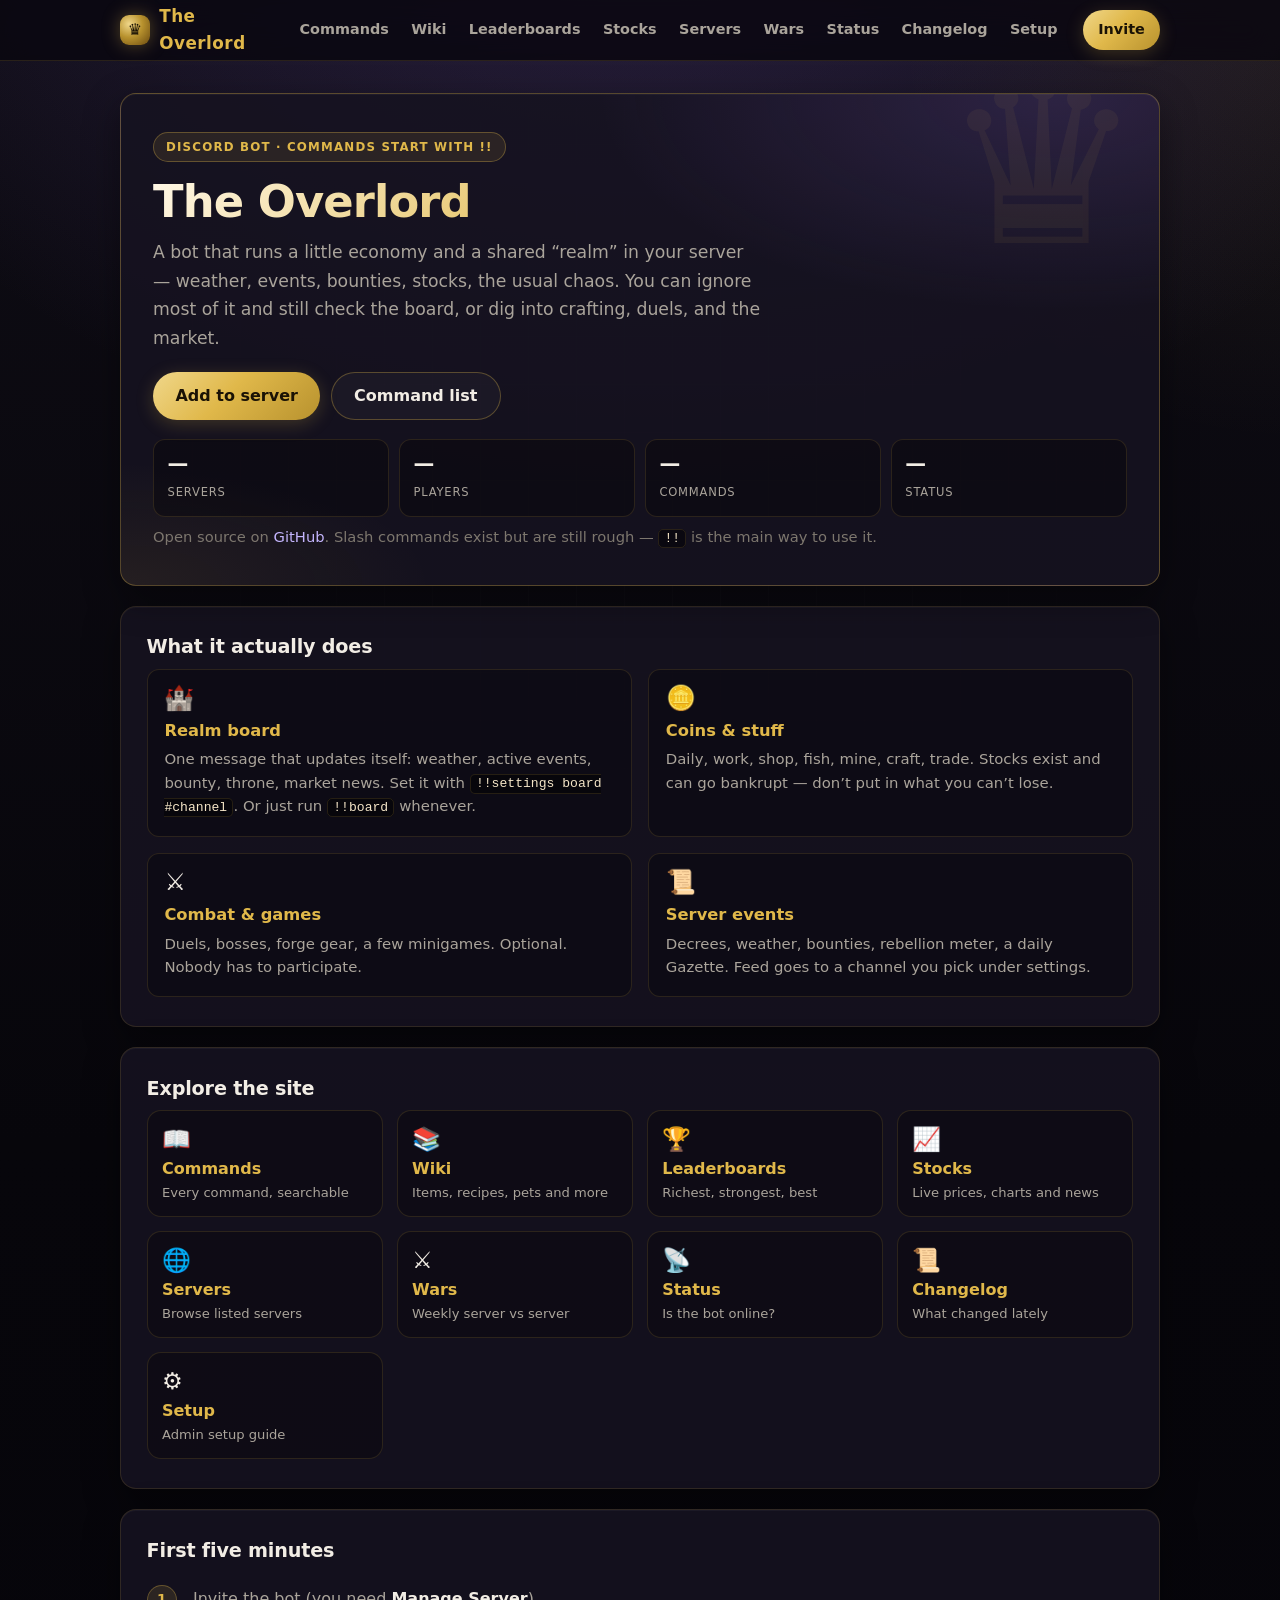
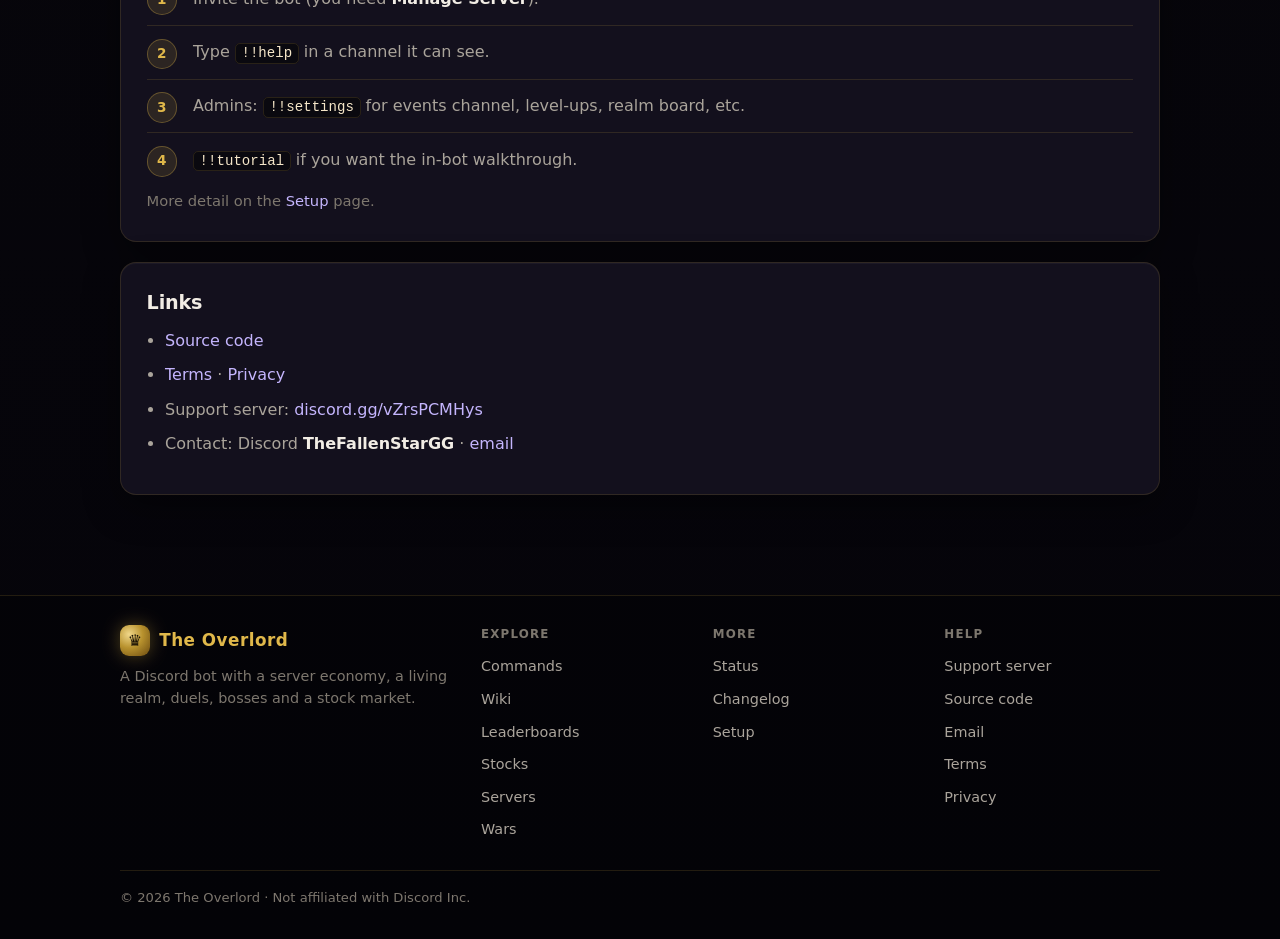
<file: index.html>
<!DOCTYPE html>
<html lang="en">
<head>
  <meta charset="utf-8" />
  <meta name="viewport" content="width=device-width, initial-scale=1, viewport-fit=cover" />
  <title>The Overlord</title>
  <meta name="description" content="Discord bot with a server economy, weather, events, games, and a living realm board. Prefix !!" />
  <meta name="theme-color" content="#e0b84a" />
  <link rel="stylesheet" href="styles.css" />
  <meta property="og:type" content="website" />
  <meta property="og:site_name" content="The Overlord" />
  <meta property="og:title" content="The Overlord" />  
  <meta property="og:description" content="Discord bot with a server economy, weather, events, games, and a living realm board. Prefix !!" />
  <meta property="og:image" content="https://thefallenstargg.github.io/Overlord-Website/og-image.png" />
  <meta property="og:image:width" content="1200" />
  <meta property="og:image:height" content="630" />
  <meta name="twitter:card" content="summary_large_image" />
</head>
<body>
  <script src="data.js"></script>

  <main class="wrap">
    <section class="card hero">
      <p class="eyebrow">Discord bot · commands start with !!</p>
      <h1>The Overlord</h1>
      <p class="lead">
        A bot that runs a little economy and a shared “realm” in your server — weather, events, bounties, stocks, the usual chaos.
        You can ignore most of it and still check the board, or dig into crafting, duels, and the market.
      </p>
      <div class="cta-row">
        <a class="btn btn-lg" href="https://discord.com/api/oauth2/authorize?client_id=1555446743515144232&permissions=268438528&scope=bot%20applications.commands">Add to server</a>
        <a class="btn btn-lg btn-secondary" href="commands.html">Command list</a>
      </div>
      <div class="stats">
        <div class="stat"><b id="st-servers">—</b><span>Servers</span></div>
        <div class="stat"><b id="st-players">—</b><span>Players</span></div>
        <div class="stat"><b id="st-commands">—</b><span>Commands</span></div>
        <div class="stat"><b id="st-status">—</b><span>Status</span></div>
      </div>
      <p class="meta tight">
        Open source on
        <a href="https://github.com/TheFallenStarGG/OverLord-Bot" target="_blank" rel="noopener">GitHub</a>.
        Slash commands exist but are still rough — <code>!!</code> is the main way to use it.
      </p>
    </section>

    <div id="latest"></div>

    <section class="card">
      <h2 class="section-title">What it actually does</h2>
      <ul class="feature-grid">
        <li class="feature-card">
          <div class="feature-icon">🏰</div>
          <h3>Realm board</h3>
          <p>
            One message that updates itself: weather, active events, bounty, throne, market news.
            Set it with <code>!!settings board #channel</code>. Or just run <code>!!board</code> whenever.
          </p>
        </li>
        <li class="feature-card">
          <div class="feature-icon">🪙</div>
          <h3>Coins &amp; stuff</h3>
          <p>
            Daily, work, shop, fish, mine, craft, trade. Stocks exist and can go bankrupt — don’t put in what you can’t lose.
          </p>
        </li>
        <li class="feature-card">
          <div class="feature-icon">⚔️</div>
          <h3>Combat &amp; games</h3>
          <p>
            Duels, bosses, forge gear, a few minigames. Optional. Nobody has to participate.
          </p>
        </li>
        <li class="feature-card">
          <div class="feature-icon">📜</div>
          <h3>Server events</h3>
          <p>
            Decrees, weather, bounties, rebellion meter, a daily Gazette. Feed goes to a channel you pick under settings.
          </p>
        </li>
      </ul>
    </section>

    <section class="card">
      <h2 class="section-title">Explore the site</h2>
      <ul class="tiles" id="tiles"></ul>
    </section>

    <section class="card">
      <h2 class="section-title">First five minutes</h2>
      <ol class="steps">
        <li>Invite the bot (you need <strong>Manage Server</strong>).</li>
        <li>Type <code>!!help</code> in a channel it can see.</li>
        <li>Admins: <code>!!settings</code> for events channel, level-ups, realm board, etc.</li>
        <li><code>!!tutorial</code> if you want the in-bot walkthrough.</li>
      </ol>
      <p class="meta">More detail on the <a href="setup.html">Setup</a> page.</p>
    </section>

    <section class="card">
      <h2 class="section-title">Links</h2>
      <ul class="feature-list">
        <li><a href="https://github.com/TheFallenStarGG/OverLord-Bot" target="_blank" rel="noopener">Source code</a></li>
        <li><a href="terms.html">Terms</a> · <a href="privacy.html">Privacy</a></li>
        <li>Support server: <a href="https://discord.gg/vZrsPCMHys" target="_blank" rel="noopener">discord.gg/vZrsPCMHys</a></li>
        <li>Contact: Discord <strong>TheFallenStarGG</strong> · <a href="mailto:DarkstarGaming2326@proton.me">email</a></li>
      </ul>
    </section>
  </main>

  <script>
    (() => {
      const { fetchData, fmt, el, rich, botState, pages } = Overlord;
      const $ = (id) => document.getElementById(id);

      // A tile for every page that exists
      $('tiles').replaceChildren(...pages().map((p) =>
        el('li', {}, el('a', { class: 'tile', href: p.href },
          el('span', { class: 't-icon', 'aria-hidden': 'true', text: p.icon }),
          el('strong', { text: p.label }),
          el('small', { text: p.desc })))));

      // Live numbers (each one fills in on its own, and stays "—" if it can't load)
      fetchData('status.json').then((s) => {
        const { online } = botState(s);
        $('st-servers').textContent = fmt(s.servers);
        $('st-status').textContent = online ? 'Online' : 'Offline';
        $('st-status').className = online ? 'ok' : 'bad';
      }).catch(() => {});

      // Cross-server news strip (last 24h, max 30 — built by the bot)
      fetchData('news.json')
        .then((d) => {
          const items = Array.isArray(d.items) ? d.items : [];
          if (!items.length) return;

          const track = $('news-track');
          const bar = $('news-ticker');
          if (!track || !bar) return;

          const bits = items.map((it) => {
            const server = it.server || 'Server';
            const text = it.text || '';
            return `【${server}】 ${text}`;
          });

          // Duplicate the line so the scroll can loop smoothly
          const line = bits.join('   ·   ') + '   ·   ';
          track.textContent = line + line;
          bar.hidden = false;
        })
        .catch(() => {});

      fetchData('leaderboards.json').then((d) => {
        if (d.totals) $('st-players').textContent = fmt(d.totals.players);
        if ($('st-servers').textContent === '—' && d.totals) $('st-servers').textContent = fmt(d.totals.servers);
      }).catch(() => {});

      fetchData('commands.json').then((d) => {
        $('st-commands').textContent = fmt(d.total);
      }).catch(() => {});

      // Latest update from the changelog
      fetchData('changelog.json').then(({ updates }) => {
        const u = updates[0];
        if (!u) return;
        const accent = /^#[0-9a-f]{6}$/i.test(u.color) ? u.color : '#e0b84a';
        $('latest').replaceChildren(
          el('section', { class: 'card teaser', style: '--accent:' + accent },
            el('span', { class: 'log-emoji', 'aria-hidden': 'true', text: u.emoji }),
            el('div', {},
              el('p', { class: 'log-date', text: 'Latest update · ' + u.date }),
              el('h2', { text: u.title }),
              el('p', {}, rich(u.summary)),
              el('a', { href: 'changelog.html#update-' + updates.length, text: 'Read the full changelog →' }))));
      }).catch(() => {});
    })();
  </script>
</body>
</html>
</file>
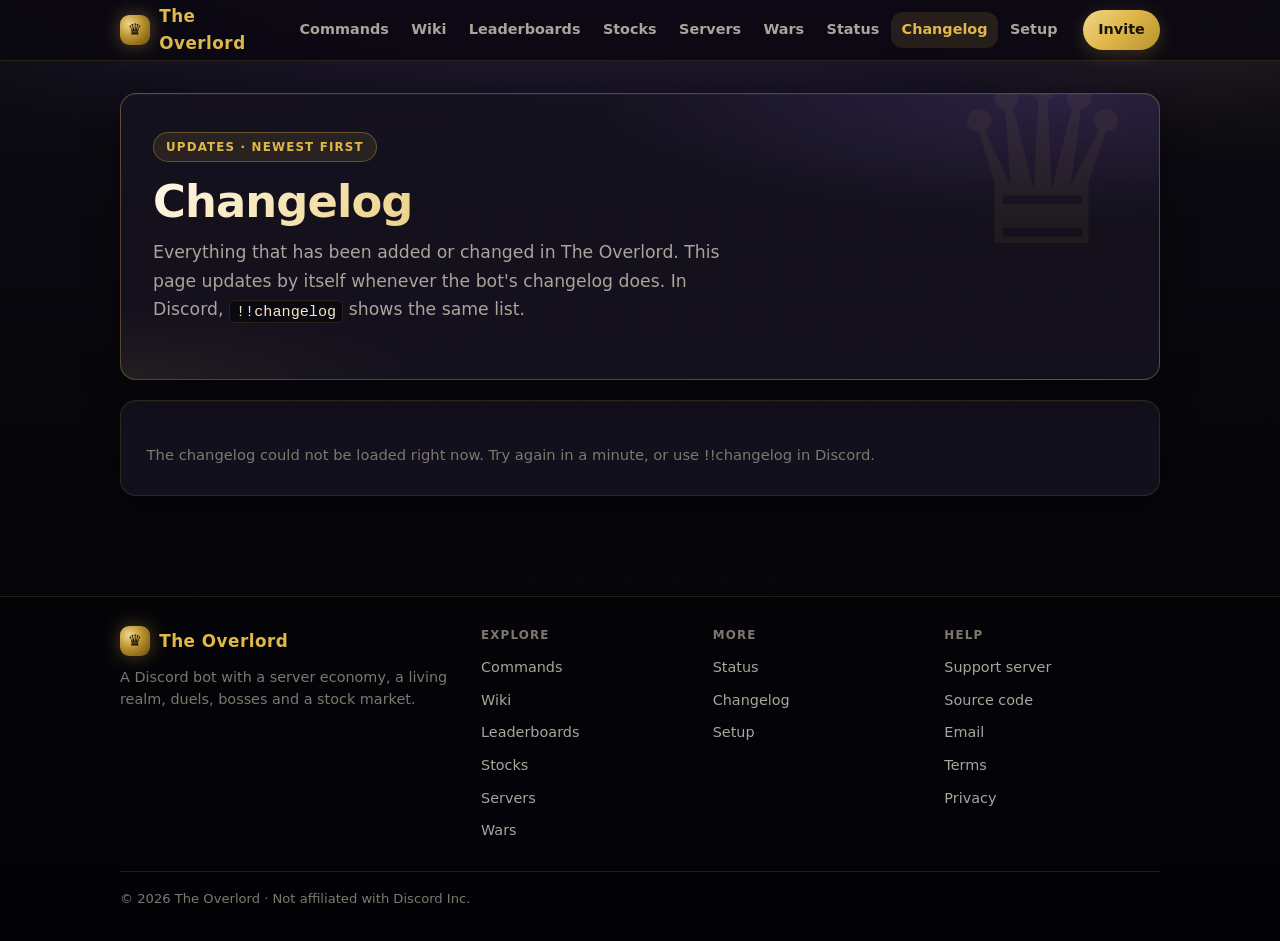
<file: changelog.html>
<!DOCTYPE html>
<html lang="en">
<head>
  <meta charset="utf-8" />
  <meta name="viewport" content="width=device-width, initial-scale=1" />
  <title>The Overlord — Changelog</title>
  <meta name="description" content="Everything that has been added or changed in The Overlord Discord bot." />
  <meta name="theme-color" content="#e0b84a" />
  <link rel="stylesheet" href="styles.css" />
  <meta property="og:type" content="website" />
  <meta property="og:site_name" content="The Overlord" />
  <meta property="og:title" content="Changelog — The Overlord" />               
  <meta property="og:description" content="Everything that has been added or changed in The Overlord Discord bot." />   
  <meta property="og:image" content="https://thefallenstargg.github.io/Overlord-Website/og-image.png" />
  <meta property="og:image:width" content="1200" />
  <meta property="og:image:height" content="630" />
  <meta name="twitter:card" content="summary_large_image" />
</head>
<body>
  <header class="site-header">
    <div class="wrap">
      <a class="brand" href="index.html">
        <span class="brand-mark" aria-hidden="true">♛</span>
        <span class="brand-text">The Overlord</span>
      </a>
      <nav>
        <a href="index.html">Home</a>
        <a href="commands.html">Commands</a>
        <a class="active" href="changelog.html">Changelog</a>
        <a href="leaderboards.html">Leaderboards</a>
        <a href="setup.html">Setup</a>
        <a href="terms.html">Terms</a>
        <a href="privacy.html">Privacy</a>
        <a class="btn" href="https://discord.com/api/oauth2/authorize?client_id=1555446743515144232&permissions=268438528&scope=bot%20applications.commands">Invite</a>
      </nav>
    </div>
  </header>

  <main class="wrap">
    <section class="card hero">
      <p class="eyebrow">Updates · newest first</p>
      <h1>Changelog</h1>
      <p class="lead">
        Everything that has been added or changed in The Overlord. This page updates by itself whenever the bot's
        changelog does. In Discord, <code>!!changelog</code> shows the same list.
      </p>
    </section>

    <div id="log"><p class="meta">Loading…</p></div>
    <noscript><p class="meta">This page needs JavaScript to show the changelog. In Discord, use <code>!!changelog</code> instead.</p></noscript>
  </main>

  <footer class="site-footer">
    <div class="wrap">
      <p>
        © 2026 The Overlord ·
        <a href="commands.html">Commands</a> ·
        <a href="terms.html">Terms</a> ·
        <a href="privacy.html">Privacy</a> ·
        Not affiliated with Discord Inc.
      </p>
    </div>
  </footer>

  <script src="data.js"></script>
  <script>
    (async () => {
      const { fetchData, el, rich } = Overlord;
      const box = document.getElementById('log');

      function entry(u, number, latest) {
        const accent = /^#[0-9a-f]{6}$/i.test(u.color) ? u.color : '#e0b84a';
        return el('section', { class: 'card log-entry', id: 'update-' + number, style: '--accent:' + accent },
          el('header', { class: 'log-head' },
            el('span', { class: 'log-emoji', 'aria-hidden': 'true', text: u.emoji }),
            el('div', {},
              el('h2', { class: 'log-title' }, u.title, latest ? el('span', { class: 'log-badge', text: 'Latest' }) : null),
              el('p', { class: 'log-date', text: 'Update #' + number + ' · ' + u.date }))),
          el('p', { class: 'log-summary' }, rich(u.summary)),
          u.sections.map((s) =>
            el('div', { class: 'log-section' },
              el('h3', { text: s.heading }),
              el('ul', {}, s.items.map((item) => el('li', {}, rich(item)))))));
      }

      try {
        const { updates } = await fetchData('changelog.json');
        box.replaceChildren(...updates.map((u, i) => entry(u, updates.length - i, i === 0)));
        const target = location.hash && document.getElementById(location.hash.slice(1));
        if (target) target.scrollIntoView();
      } catch (err) {
        box.replaceChildren(el('div', { class: 'card' },
          el('p', { class: 'meta', text: 'The changelog could not be loaded right now. Try again in a minute, or use !!changelog in Discord.' })));
      }
    })();
  </script>
</body>
    </html>
</file>
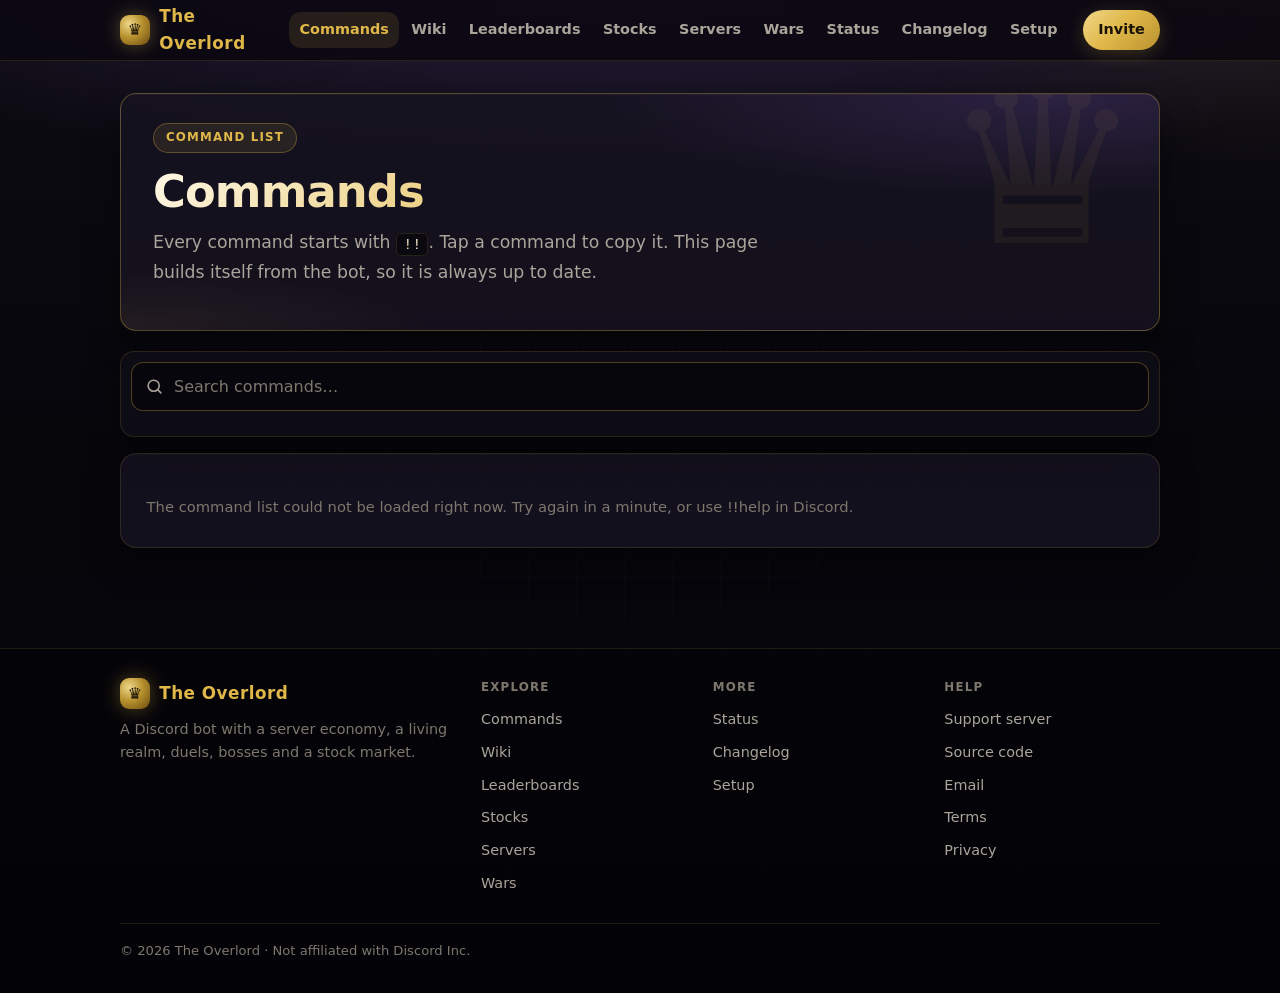
<file: commands.html>
<!DOCTYPE html>
<html lang="en">
<head>
  <meta charset="utf-8" />
  <meta name="viewport" content="width=device-width, initial-scale=1, viewport-fit=cover" />
  <title>Commands — The Overlord</title>
  <meta name="description" content="Every command in The Overlord Discord bot, searchable." />
  <meta name="theme-color" content="#e0b84a" />
  <link rel="stylesheet" href="styles.css" />
  <meta property="og:type" content="website" />
  <meta property="og:site_name" content="The Overlord" />
  <meta property="og:title" content="Commands — The Overlord" />               
  <meta property="og:description" content="Every command in The Overlord Discord bot, searchable." />   
  <meta property="og:image" content="https://thefallenstargg.github.io/Overlord-Website/og-image.png" />
  <meta property="og:image:width" content="1200" />
  <meta property="og:image:height" content="630" />
  <meta name="twitter:card" content="summary_large_image" />
</head>
<body>
  <script src="data.js"></script>

  <main class="wrap">
    <section class="card hero compact">
      <p class="eyebrow">Command list</p>
      <h1>Commands</h1>
      <p class="lead" id="lead">
        Every command starts with <code>!!</code>. Tap a command to copy it. This page builds itself from the bot, so it is always up to date.
      </p>
    </section>

    <div class="toolbar">
      <input class="search" id="q" type="search" placeholder="Search commands…" autocomplete="off" aria-label="Search commands" />
      <div class="chips" id="chips" role="group" aria-label="Categories"></div>
    </div>

    <div id="list">
      <div class="skeleton block"></div><div class="skeleton block"></div><div class="skeleton block"></div>
    </div>
    <noscript><p class="meta">This page needs JavaScript. In Discord, use <code>!!help</code> instead.</p></noscript>
  </main>

  <script>
    (async () => {
      const { fetchData, el, rich, copy, toast } = Overlord;
      const list = document.getElementById('list');
      const chips = document.getElementById('chips');
      const search = document.getElementById('q');
      let cats = [];
      let active = 'all';

      const matches = (c, q) => !q || [c.name, c.usage, c.description, ...c.aliases].join(' ').toLowerCase().includes(q);

      function commandCard(c) {
        const usage = el('button', { class: 'cmd-usage', type: 'button', title: 'Tap to copy', text: c.usage });
        usage.addEventListener('click', async () => toast((await copy(c.usage)) ? 'Copied ' + c.usage : 'Could not copy'));
        return el('article', { class: 'cmd', id: 'cmd-' + c.name.replace(/^!+/, '') },
          usage,
          c.description ? el('p', { class: 'cmd-desc' }, rich(c.description)) : null,
          c.aliases.length ? el('p', { class: 'cmd-alias', text: 'Also: ' + c.aliases.join('  ') }) : null);
      }

      function render() {
        const q = search.value.trim().toLowerCase();
        const blocks = [];
        for (const cat of cats) {
          if (active !== 'all' && active !== cat.key) continue;
          const found = cat.commands.filter((c) => matches(c, q));
          if (!found.length) continue;
          blocks.push(el('section', { class: 'cmd-cat' },
            el('h2', { class: 'section-title' }, cat.emoji + ' ' + cat.title, el('span', { class: 'count', text: String(found.length) })),
            cat.intro ? el('p', { class: 'section-sub' }, rich(cat.intro)) : null,
            el('div', { class: 'cmd-list' }, found.map(commandCard))));
        }
        list.replaceChildren(...(blocks.length
          ? blocks
          : [el('div', { class: 'card' }, el('p', { class: 'meta', text: 'No commands match “' + q + '”.' }))]));
      }

      function drawChips() {
        const chip = (key, label) => {
          const b = el('button', { class: 'tab', type: 'button', 'aria-pressed': String(active === key), text: label });
          b.addEventListener('click', () => { active = key; drawChips(); render(); });
          return b;
        };
        chips.replaceChildren(chip('all', 'All'), ...cats.map((c) => chip(c.key, c.emoji + ' ' + c.title)));
      }

      search.addEventListener('input', render);

      try {
        const data = await fetchData('commands.json');
        cats = data.categories;
        document.getElementById('lead').replaceChildren(
          el('strong', { text: data.total + ' commands. ' }),
          'Every command starts with ', el('code', { text: '!!' }), '. Tap a command to copy it.');
        const preset = new URLSearchParams(location.search).get('q');
        if (preset) search.value = preset;
        drawChips();
        render();
      } catch (err) {
        list.replaceChildren(el('div', { class: 'card' },
          el('p', { class: 'meta', text: 'The command list could not be loaded right now. Try again in a minute, or use !!help in Discord.' })));
      }
    })();
  </script>
</body>
</html>
</file>
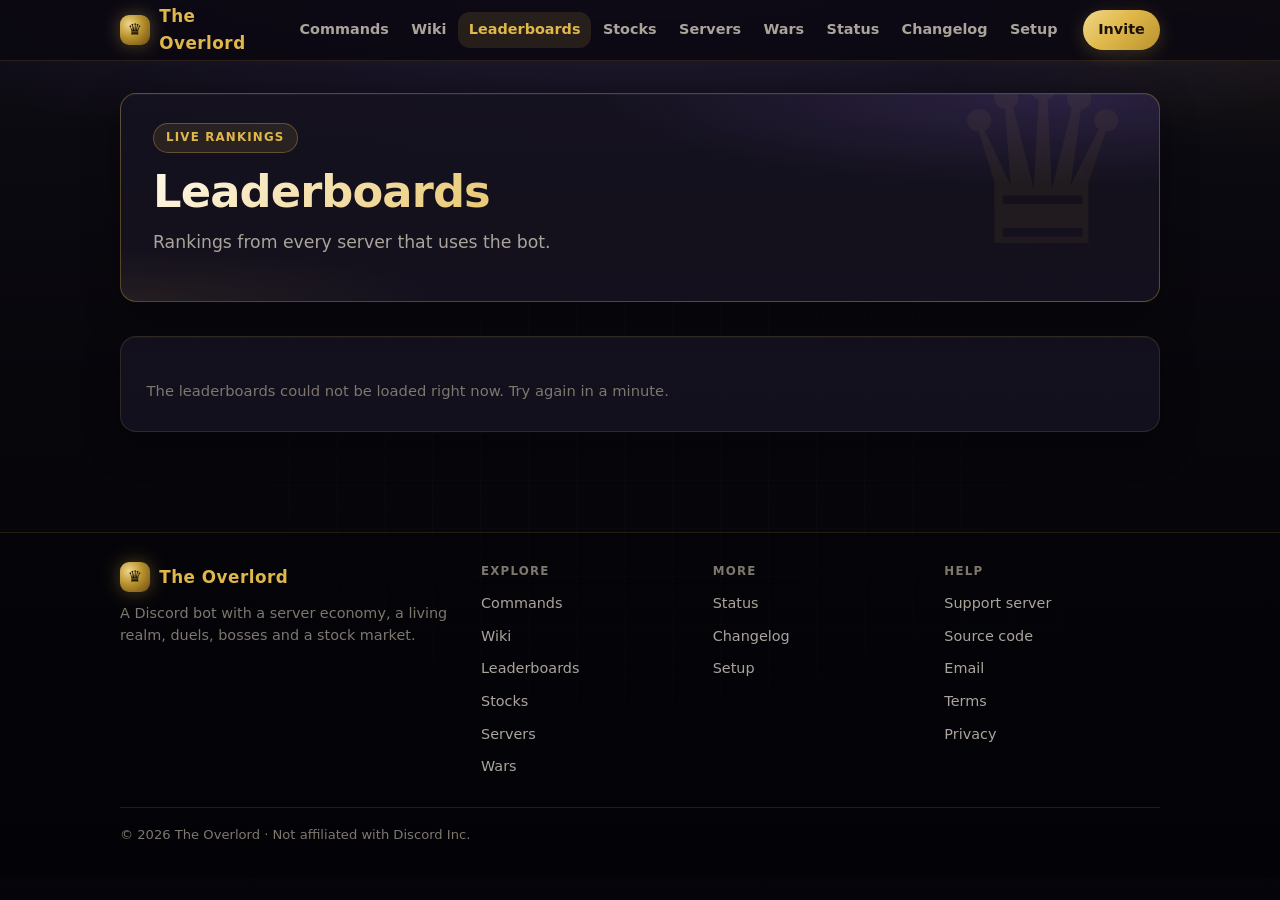
<file: leaderboards.html>
<!DOCTYPE html>
<html lang="en">
<head>
  <meta charset="utf-8" />
  <meta name="viewport" content="width=device-width, initial-scale=1, viewport-fit=cover" />
  <title>Leaderboards — The Overlord</title>
  <meta name="description" content="Live rankings from every server that uses The Overlord: richest, strongest, ranked ladders, seasons and servers." />
  <meta name="theme-color" content="#e0b84a" />
  <link rel="stylesheet" href="styles.css" />
  <meta property="og:type" content="website" />
  <meta property="og:site_name" content="The Overlord" />
  <meta property="og:title" content="Leaderboards — The Overlord" />               
  <meta property="og:description" content="Live rankings from every server that uses The Overlord: richest, strongest, ranked ladders, seasons and servers." />   
  <meta property="og:image" content="https://thefallenstargg.github.io/Overlord-Website/og-image.png" />
  <meta property="og:image:width" content="1200" />
  <meta property="og:image:height" content="630" />
  <meta name="twitter:card" content="summary_large_image" />
</head>
<body>
  <script src="data.js"></script>

  <main class="wrap">
    <section class="card hero compact">
      <p class="eyebrow">Live rankings</p>
      <h1>Leaderboards</h1>
      <p class="lead" id="lead">Rankings from every server that uses the bot.</p>
      <div class="stats" id="totals" hidden>
        <div class="stat"><b id="t-servers">—</b><span>Servers</span></div>
        <div class="stat"><b id="t-players">—</b><span>Players</span></div>
        <div class="stat"><b id="t-coins">—</b><span>Coins in play</span></div>
        <div class="stat"><b id="t-season">—</b><span>Season ends in</span></div>
      </div>
      <p class="meta tight" id="hide-note"></p>
    </section>

    <div class="tabs flush" id="groups" role="group" aria-label="Leaderboard type"></div>
    <div class="tabs small" id="boards" role="group" aria-label="Boards" hidden></div>

    <div id="content">
      <div class="skeleton block"></div><div class="skeleton block"></div><div class="skeleton block"></div>
    </div>
    <noscript><p class="meta">This page needs JavaScript to show the leaderboards.</p></noscript>
  </main>

  <script>
    (async () => {
      const { fetchData, fmt, el, rich, timeAgo, duration, dateText, medal, avatar } = Overlord;
      const $ = (id) => document.getElementById(id);
      const GROUPS = [
        ['players', '👥 Players'],
        ['combat', '⚔️ Combat'],
        ['ranked', '🏅 Ranked'],
        ['season', '📅 Season'],
        ['servers', '🌐 Servers'],
      ];
      let data = null;
      let group = GROUPS.some(([key]) => key === location.hash.slice(1)) ? location.hash.slice(1) : 'players';
      const picked = {}; // which board is open in each group

      const tab = (label, on, onClick) => {
        const b = el('button', { class: 'tab', type: 'button', 'aria-pressed': String(on), text: label });
        b.addEventListener('click', onClick);
        return b;
      };

      const rows = (list, valueText) =>
        list.length
          ? el('div', { class: 'lb-list' }, list.map((r, i) =>
              el('div', { class: 'lb-row' + (i < 3 ? ' top r' + (i + 1) : '') },
                el('span', { class: 'lb-rank', text: medal(i) }),
                el('span', { class: 'lb-name' }, el('span', { class: 'lb-title', text: r.name }), r.sub ? el('small', { text: r.sub }) : null),
                el('span', { class: 'lb-value', text: valueText(r) }))))
          : el('p', { class: 'lb-empty', text: 'Nobody here yet.' });

      function boardView(board) {
        if (!board) return el('div', { class: 'card' }, el('p', { class: 'lb-empty', text: 'Nothing to show.' }));
        return el('section', { class: 'card' },
          el('h2', { class: 'section-title', text: board.emoji + ' ' + board.title }),
          el('p', { class: 'section-sub' }, rich(board.blurb)),
          rows(board.rows, (r) => fmt(r.value) + board.suffix));
      }

      function seasonView() {
        const s = data.season;
        const left = (new Date(s.endsAt) - Date.now()) / 60000;
        const out = [
          el('section', { class: 'card' },
            el('h2', { class: 'section-title', text: '📅 Season ' + s.number }),
            el('p', { class: 'section-sub', text: (left > 0 ? 'Ends in ' + duration(left) + ' (' + dateText(s.endsAt) + '). ' : 'This season has just ended. ') +
              'Your score is your net coin profit this month, added up across servers. It resets when the season ends.' }),
            rows(s.players, (r) => fmt(r.score) + ' pts')),
          el('h2', { class: 'section-title', text: '🏛️ Hall of Fame' }),
        ];
        if (!data.hallOfFame.length) {
          out.push(el('div', { class: 'note', text: 'Past seasons will appear here once Season ' + s.number + ' ends.' }));
        } else {
          for (const h of data.hallOfFame) {
            out.push(el('section', { class: 'card' },
              el('h2', { class: 'section-title', text: 'Season ' + h.number }),
              rows(h.players, (r) => fmt(r.score) + ' pts')));
          }
        }
        return out;
      }

      function serversView() {
        return el('section', { class: 'card' },
          el('h2', { class: 'section-title', text: '🌐 Top servers' }),
          el('p', { class: 'section-sub', text: "A server's score adds up the coins of its richest players. Tap a server to see more." }),
          data.servers.length
            ? el('div', { class: 'lb-list' }, data.servers.map((s, i) =>
                el('a', { class: 'lb-row' + (i < 3 ? ' top r' + (i + 1) : ''), href: 'servers.html#' + s.slug },
                  el('span', { class: 'lb-rank', text: medal(i) }),
                  el('span', { class: 'lb-who' }, avatar(s, 34),
                    el('span', { class: 'lb-name' }, el('span', { class: 'lb-title', text: s.name }),
                      el('small', { text: fmt(s.players) + ' players · ' + fmt(s.members) + ' members' }))),
                  el('span', { class: 'lb-value', text: fmt(s.score) + ' 🪙' }))))
            : el('p', { class: 'lb-empty', text: 'No server is ranked yet. A server needs a few active players.' }));
      }

      function render() {
        const groupsBox = $('groups');
        groupsBox.replaceChildren(...GROUPS.map(([key, label]) =>
          tab(label, key === group, () => { group = key; history.replaceState(null, '', '#' + key); render(); })));

        const boards = data.boards.filter((b) => b.group === group);
        const sub = $('boards');
        sub.hidden = !boards.length;
        if (boards.length && !boards.some((b) => b.id === picked[group])) picked[group] = boards[0].id;
        sub.replaceChildren(...boards.map((b) =>
          tab(b.emoji + ' ' + b.title, b.id === picked[group], () => { picked[group] = b.id; render(); })));
        for (const box of [groupsBox, sub]) box.querySelector('[aria-pressed="true"]')?.scrollIntoView({ inline: 'center', block: 'nearest' });

        let content;
        if (group === 'season') content = seasonView();
        else if (group === 'servers') content = [serversView()];
        else content = [boardView(boards.find((b) => b.id === picked[group]))];
        $('content').replaceChildren(...content);
      }

      try {
        data = await fetchData('leaderboards.json');
        $('lead').textContent = 'Rankings from every server that uses the bot. Updated ' + timeAgo(data.generatedAt) + '.';
        $('hide-note').replaceChildren('Want to be left out? Run ', el('code', { text: '!!webhide' }), ' in Discord.');
        $('t-servers').textContent = fmt(data.totals.servers);
        $('t-players').textContent = fmt(data.totals.players);
        $('t-coins').textContent = fmt(data.totals.coins);
        const left = (new Date(data.season.endsAt) - Date.now()) / 60000;
        $('t-season').textContent = left > 0 ? duration(left) : 'Ended';
        $('totals').hidden = false;
        render();
      } catch (err) {
        $('content').replaceChildren(el('div', { class: 'card' },
          el('p', { class: 'meta', text: 'The leaderboards could not be loaded right now. Try again in a minute.' })));
      }
    })();
  </script>
</body>
</html>
</file>
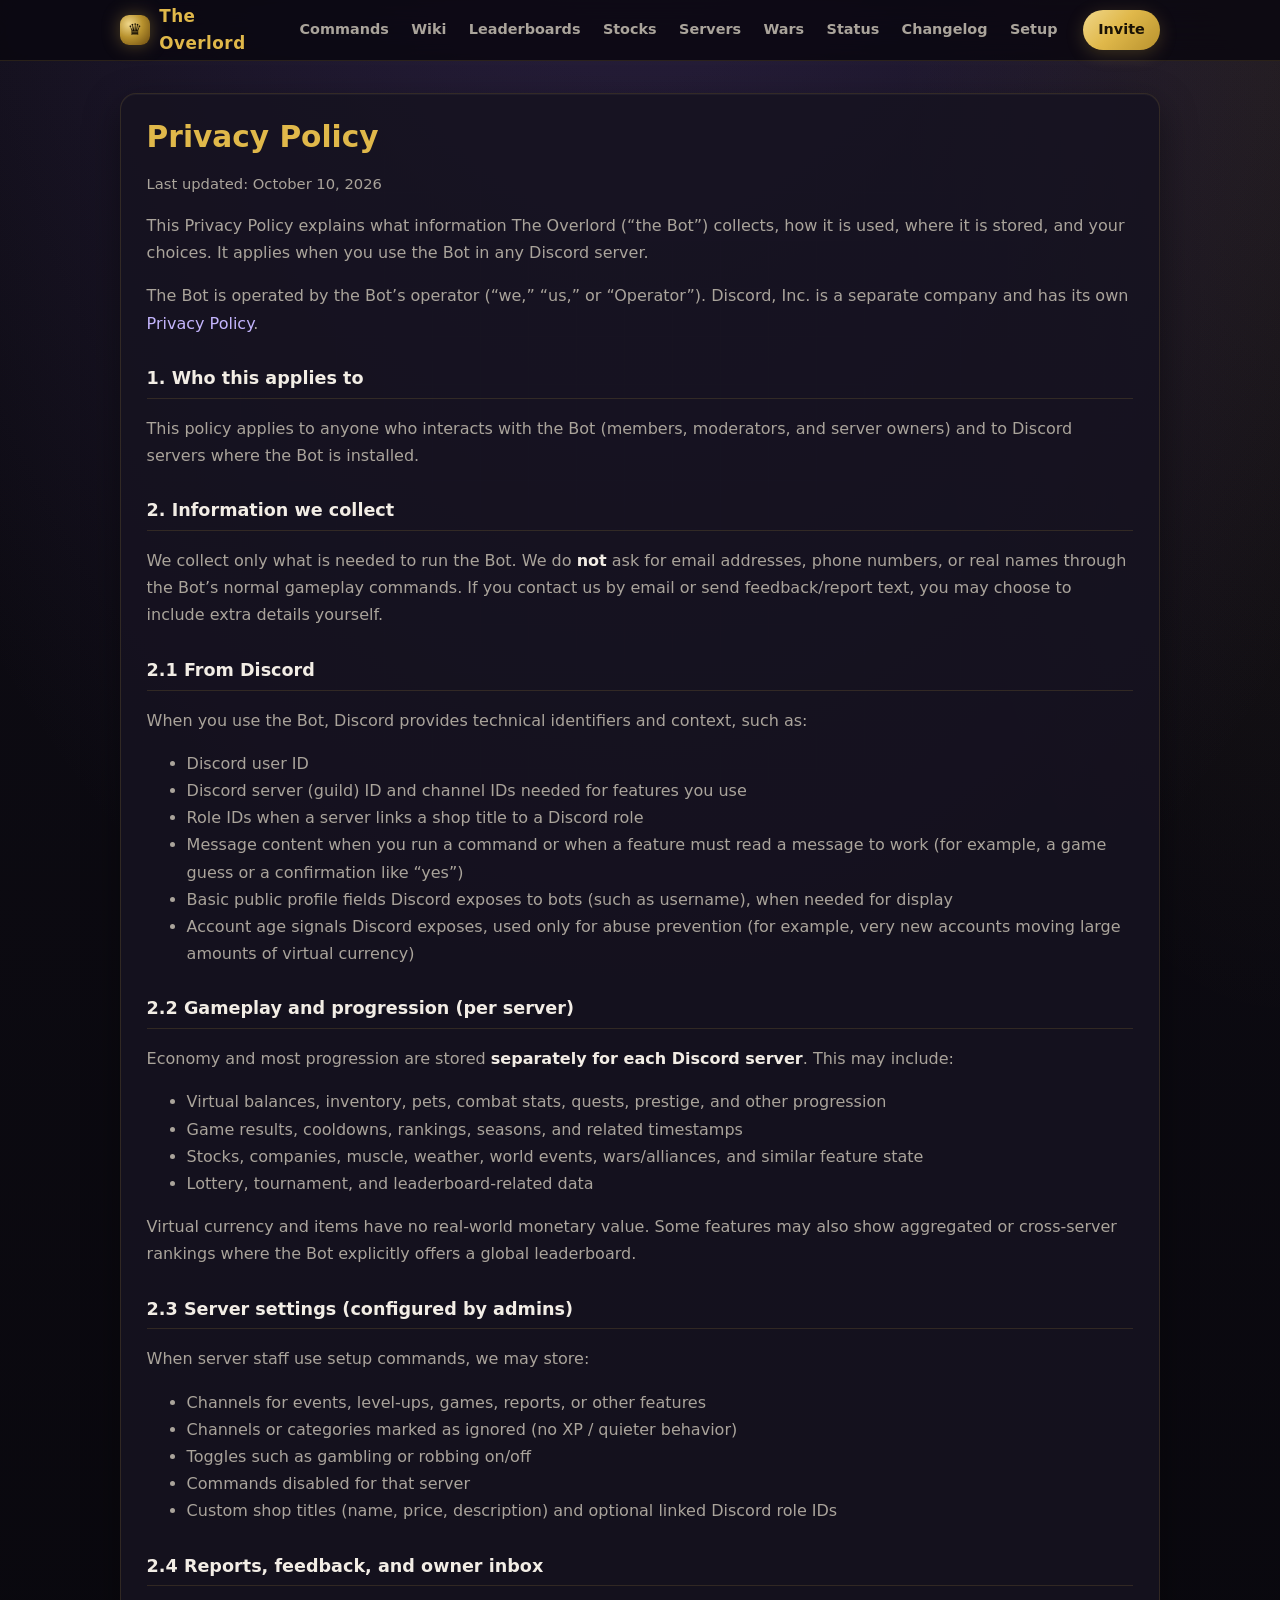
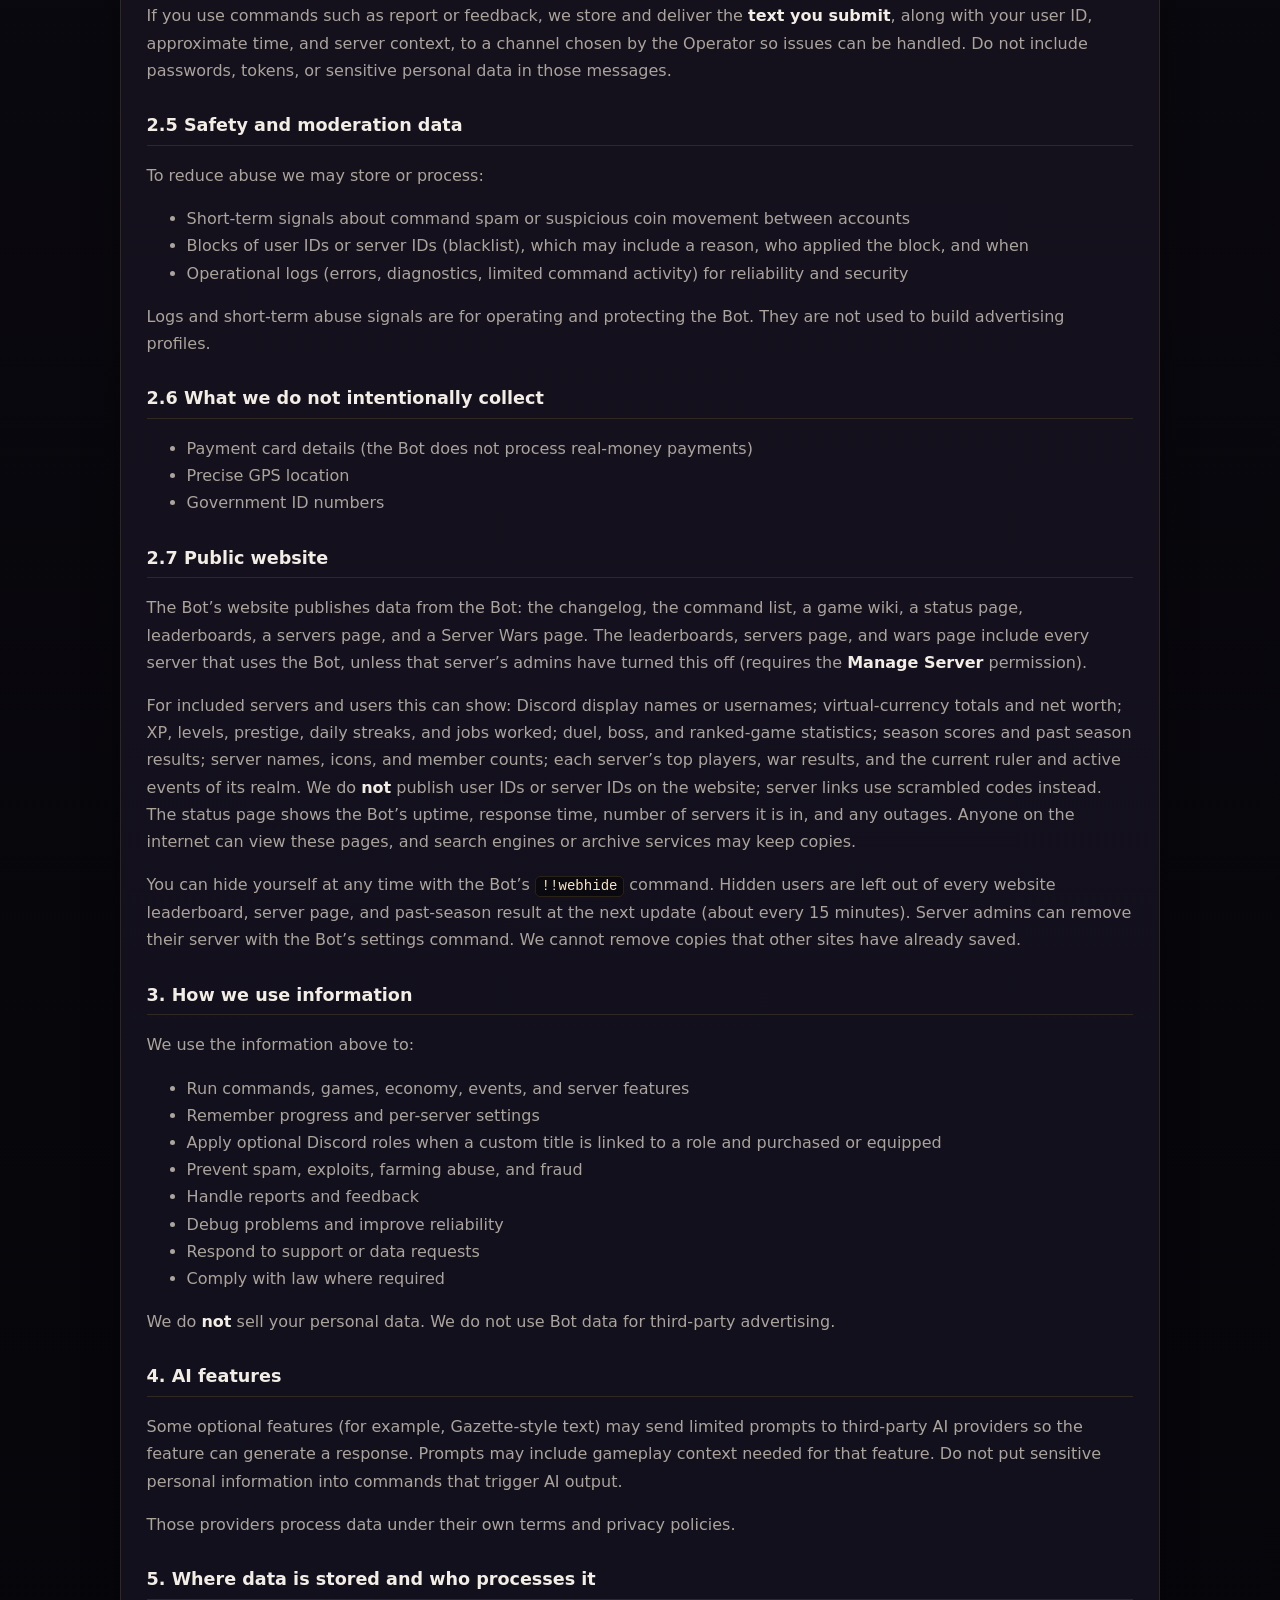
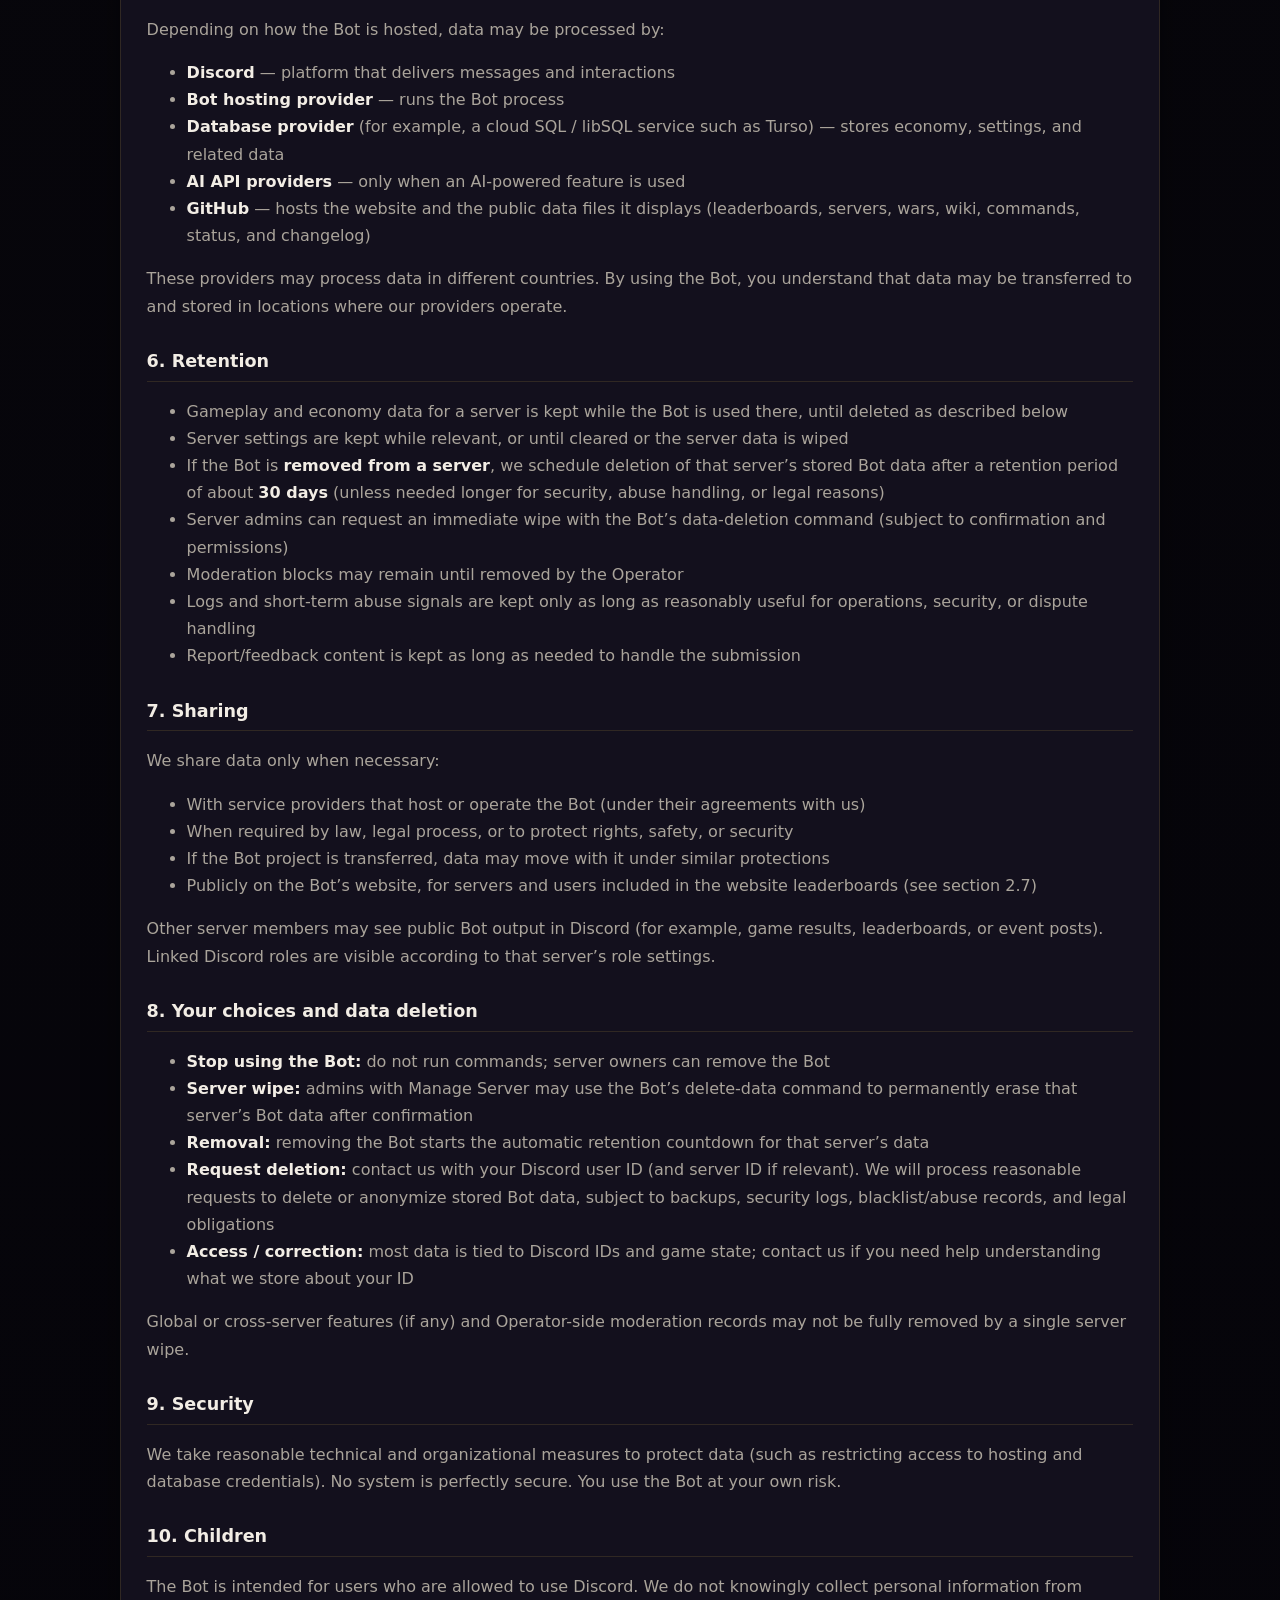
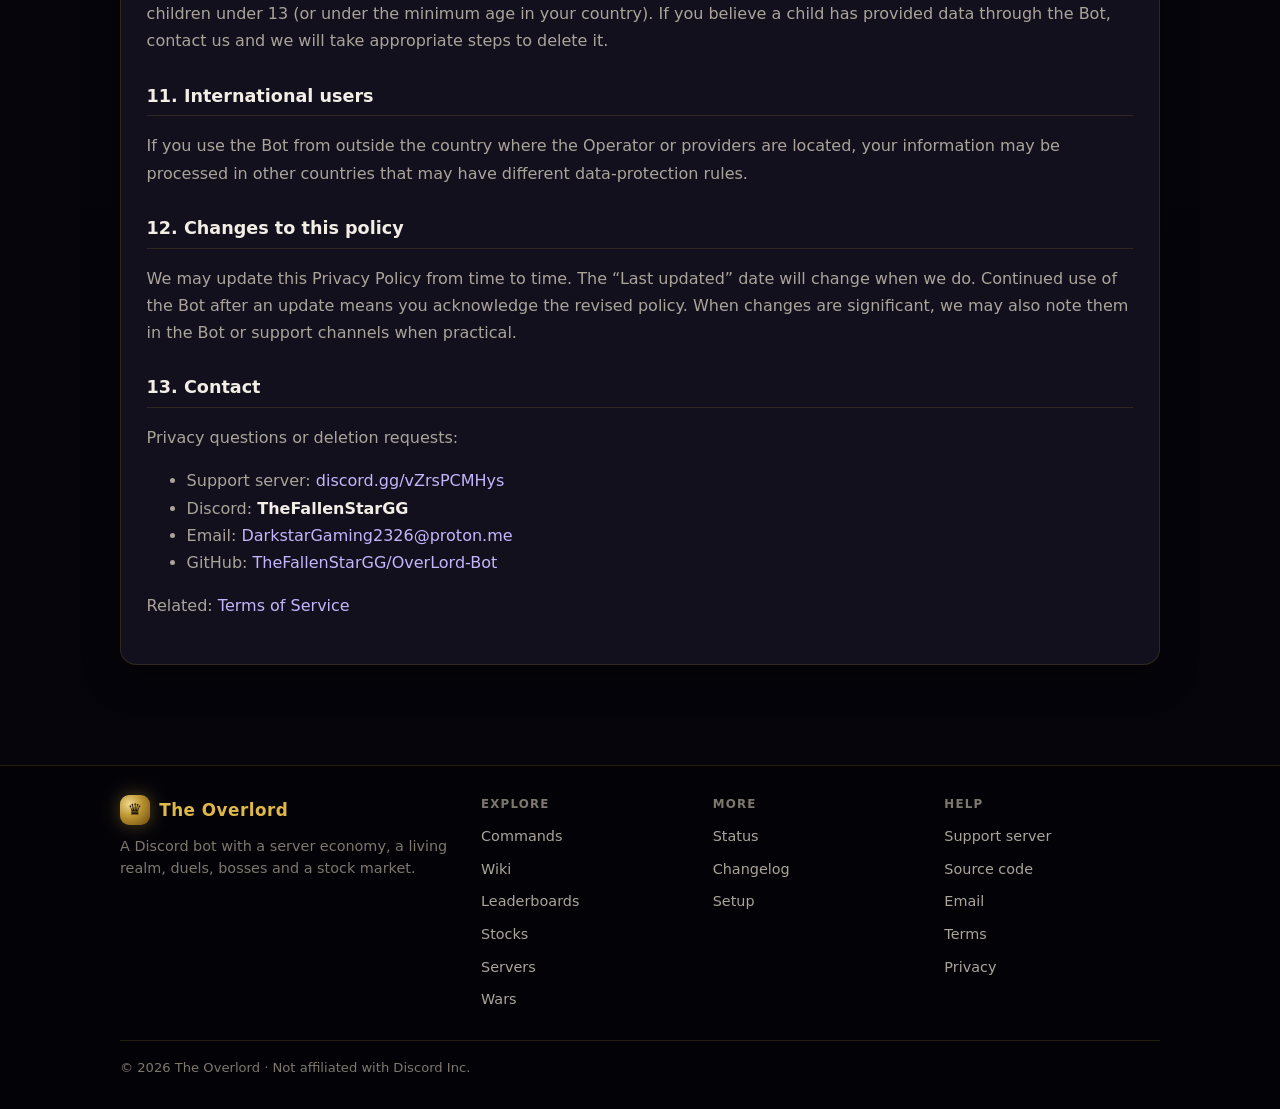
<file: privacy.html>
<!DOCTYPE html>
<html lang="en">
<head>
  <meta charset="UTF-8" />
  <meta name="viewport" content="width=device-width, initial-scale=1" />
  <title>The Overlord — Privacy Policy</title>
  <meta name="description" content="Privacy Policy for The Overlord Discord bot." />
  <meta name="theme-color" content="#e0b84a" />
  <link rel="stylesheet" href="styles.css" />
  <meta property="og:type" content="website" />
  <meta property="og:site_name" content="The Overlord" />
  <meta property="og:title" content="Privacy Policy — The Overlord" />               
  <meta property="og:description" content="Privacy Policy for The Overlord Discord bot." />   
  <meta property="og:image" content="https://thefallenstargg.github.io/Overlord-Website/og-image.png" />
  <meta property="og:image:width" content="1200" />
  <meta property="og:image:height" content="630" />
  <meta name="twitter:card" content="summary_large_image" />
</head>
<body>
    <header class="site-header">
    <div class="wrap">
      <a class="brand" href="index.html">
        <span class="brand-mark" aria-hidden="true">♛</span>
        <span class="brand-text">The Overlord</span>
      </a>
      <nav>
        <a href="index.html">Home</a>
        <a href="changelog.html">Changelog</a>
        <a href="leaderboards.html">Leaderboards</a>
        <a href="terms.html">Terms</a>   <!-- add class="active" on terms.html -->
        <a href="privacy.html">Privacy</a> <!-- class="active" on privacy.html -->
        <a href="https://github.com/TheFallenStarGG/OverLord-Bot" target="_blank" rel="noopener">GitHub</a>
        <a class="btn" href="https://discord.com/api/oauth2/authorize?client_id=1555446743515144232&permissions=268438528&scope=bot%20applications.commands">Invite</a>
      </nav>
    </div>
    </header>

  <main class="wrap">
    <article class="card">
      <h1>Privacy Policy</h1>
      <p class="meta">Last updated: October 10, 2026</p>

      <p>
        This Privacy Policy explains what information The Overlord (“the Bot”) collects,
        how it is used, where it is stored, and your choices. It applies when you use
        the Bot in any Discord server.
      </p>
      <p>
        The Bot is operated by the Bot’s operator (“we,” “us,” or “Operator”).
        Discord, Inc. is a separate company and has its own
        <a href="https://discord.com/privacy" target="_blank" rel="noopener">Privacy Policy</a>.
      </p>

      <h2>1. Who this applies to</h2>
      <p>
        This policy applies to anyone who interacts with the Bot (members, moderators,
        and server owners) and to Discord servers where the Bot is installed.
      </p>

      <h2>2. Information we collect</h2>
      <p>
        We collect only what is needed to run the Bot. We do <strong>not</strong> ask for
        email addresses, phone numbers, or real names through the Bot’s normal gameplay
        commands. If you contact us by email or send feedback/report text, you may choose
        to include extra details yourself.
      </p>

      <h2>2.1 From Discord</h2>
      <p>When you use the Bot, Discord provides technical identifiers and context, such as:</p>
      <ul>
        <li>Discord user ID</li>
        <li>Discord server (guild) ID and channel IDs needed for features you use</li>
        <li>Role IDs when a server links a shop title to a Discord role</li>
        <li>Message content when you run a command or when a feature must read a message to work (for example, a game guess or a confirmation like “yes”)</li>
        <li>Basic public profile fields Discord exposes to bots (such as username), when needed for display</li>
        <li>Account age signals Discord exposes, used only for abuse prevention (for example, very new accounts moving large amounts of virtual currency)</li>
      </ul>

      <h2>2.2 Gameplay and progression (per server)</h2>
      <p>
        Economy and most progression are stored <strong>separately for each Discord server</strong>.
        This may include:
      </p>
      <ul>
        <li>Virtual balances, inventory, pets, combat stats, quests, prestige, and other progression</li>
        <li>Game results, cooldowns, rankings, seasons, and related timestamps</li>
        <li>Stocks, companies, muscle, weather, world events, wars/alliances, and similar feature state</li>
        <li>Lottery, tournament, and leaderboard-related data</li>
      </ul>
      <p>
        Virtual currency and items have no real-world monetary value. Some features may also
        show aggregated or cross-server rankings where the Bot explicitly offers a global leaderboard.
      </p>

      <h2>2.3 Server settings (configured by admins)</h2>
      <p>When server staff use setup commands, we may store:</p>
      <ul>
        <li>Channels for events, level-ups, games, reports, or other features</li>
        <li>Channels or categories marked as ignored (no XP / quieter behavior)</li>
        <li>Toggles such as gambling or robbing on/off</li>
        <li>Commands disabled for that server</li>
        <li>Custom shop titles (name, price, description) and optional linked Discord role IDs</li>
      </ul>

      <h2>2.4 Reports, feedback, and owner inbox</h2>
      <p>
        If you use commands such as report or feedback, we store and deliver the
        <strong>text you submit</strong>, along with your user ID, approximate time, and
        server context, to a channel chosen by the Operator so issues can be handled.
        Do not include passwords, tokens, or sensitive personal data in those messages.
      </p>

      <h2>2.5 Safety and moderation data</h2>
      <p>To reduce abuse we may store or process:</p>
      <ul>
        <li>Short-term signals about command spam or suspicious coin movement between accounts</li>
        <li>Blocks of user IDs or server IDs (blacklist), which may include a reason, who applied the block, and when</li>
        <li>Operational logs (errors, diagnostics, limited command activity) for reliability and security</li>
      </ul>
      <p>
        Logs and short-term abuse signals are for operating and protecting the Bot. They are
        not used to build advertising profiles.
      </p>

      <h2>2.6 What we do not intentionally collect</h2>
      <ul>
        <li>Payment card details (the Bot does not process real-money payments)</li>
        <li>Precise GPS location</li>
        <li>Government ID numbers</li>
      </ul>

      <h2>2.7 Public website</h2>
      <p>
        The Bot’s website publishes data from the Bot: the changelog, the command list, a game wiki, a status page,
        leaderboards, a servers page, and a Server Wars page. The leaderboards, servers page, and wars page include every
        server that uses the Bot, unless that server’s admins have turned this off (requires the
        <strong>Manage Server</strong> permission).
      </p>
      <p>
        For included servers and users this can show: Discord display names or usernames; virtual-currency totals and
        net worth; XP, levels, prestige, daily streaks, and jobs worked; duel, boss, and ranked-game statistics; season
        scores and past season results; server names, icons, and member counts; each server’s top players, war results, and
        the current ruler and active events of its realm. We do <strong>not</strong> publish user IDs or server IDs on the
        website; server links use scrambled codes instead. The status page shows the Bot’s uptime, response time, number of
        servers it is in, and any outages. Anyone on the internet can view these pages, and search engines or archive
        services may keep copies.
      </p>
      <p>
        You can hide yourself at any time with the Bot’s <code>!!webhide</code> command. Hidden users are left out of every
        website leaderboard, server page, and past-season result at the next update (about every 15 minutes). Server admins
        can remove their server with the Bot’s settings command. We cannot remove copies that other sites have already saved.
      </p>
      
      <h2>3. How we use information</h2>
      <p>We use the information above to:</p>
      <ul>
        <li>Run commands, games, economy, events, and server features</li>
        <li>Remember progress and per-server settings</li>
        <li>Apply optional Discord roles when a custom title is linked to a role and purchased or equipped</li>
        <li>Prevent spam, exploits, farming abuse, and fraud</li>
        <li>Handle reports and feedback</li>
        <li>Debug problems and improve reliability</li>
        <li>Respond to support or data requests</li>
        <li>Comply with law where required</li>
      </ul>
      <p>
        We do <strong>not</strong> sell your personal data. We do not use Bot data for
        third-party advertising.
      </p>

      <h2>4. AI features</h2>
      <p>
        Some optional features (for example, Gazette-style text) may send limited prompts
        to third-party AI providers so the feature can generate a response. Prompts may
        include gameplay context needed for that feature. Do not put sensitive personal
        information into commands that trigger AI output.
      </p>
      <p>
        Those providers process data under their own terms and privacy policies.
      </p>

      <h2>5. Where data is stored and who processes it</h2>
      <p>Depending on how the Bot is hosted, data may be processed by:</p>
      <ul>
        <li><strong>Discord</strong> — platform that delivers messages and interactions</li>
        <li><strong>Bot hosting provider</strong> — runs the Bot process</li>
        <li><strong>Database provider</strong> (for example, a cloud SQL / libSQL service such as Turso) — stores economy, settings, and related data</li>
        <li><strong>AI API providers</strong> — only when an AI-powered feature is used</li>
        <li><strong>GitHub</strong> — hosts the website and the public data files it displays (leaderboards, servers, wars, wiki, commands, status, and changelog)</li>
      </ul>
      <p>
        These providers may process data in different countries. By using the Bot, you
        understand that data may be transferred to and stored in locations where our
        providers operate.
      </p>

      <h2>6. Retention</h2>
      <ul>
        <li>Gameplay and economy data for a server is kept while the Bot is used there, until deleted as described below</li>
        <li>Server settings are kept while relevant, or until cleared or the server data is wiped</li>
        <li>If the Bot is <strong>removed from a server</strong>, we schedule deletion of that server’s stored Bot data after a retention period of about <strong>30 days</strong> (unless needed longer for security, abuse handling, or legal reasons)</li>
        <li>Server admins can request an immediate wipe with the Bot’s data-deletion command (subject to confirmation and permissions)</li>
        <li>Moderation blocks may remain until removed by the Operator</li>
        <li>Logs and short-term abuse signals are kept only as long as reasonably useful for operations, security, or dispute handling</li>
        <li>Report/feedback content is kept as long as needed to handle the submission</li>
      </ul>

      <h2>7. Sharing</h2>
      <p>We share data only when necessary:</p>
      <ul>
        <li>With service providers that host or operate the Bot (under their agreements with us)</li>
        <li>When required by law, legal process, or to protect rights, safety, or security</li>
        <li>If the Bot project is transferred, data may move with it under similar protections</li>
        <li>Publicly on the Bot’s website, for servers and users included in the website leaderboards (see section 2.7)</li>
      </ul>
      <p>
        Other server members may see public Bot output in Discord (for example, game results,
        leaderboards, or event posts). Linked Discord roles are visible according to that
        server’s role settings.
      </p>

      <h2>8. Your choices and data deletion</h2>
      <ul>
        <li><strong>Stop using the Bot:</strong> do not run commands; server owners can remove the Bot</li>
        <li><strong>Server wipe:</strong> admins with Manage Server may use the Bot’s delete-data command to permanently erase that server’s Bot data after confirmation</li>
        <li><strong>Removal:</strong> removing the Bot starts the automatic retention countdown for that server’s data</li>
        <li><strong>Request deletion:</strong> contact us with your Discord user ID (and server ID if relevant). We will process reasonable requests to delete or anonymize stored Bot data, subject to backups, security logs, blacklist/abuse records, and legal obligations</li>
        <li><strong>Access / correction:</strong> most data is tied to Discord IDs and game state; contact us if you need help understanding what we store about your ID</li>
      </ul>
      <p>
        Global or cross-server features (if any) and Operator-side moderation records may
        not be fully removed by a single server wipe.
      </p>

      <h2>9. Security</h2>
      <p>
        We take reasonable technical and organizational measures to protect data (such as
        restricting access to hosting and database credentials). No system is perfectly
        secure. You use the Bot at your own risk.
      </p>

      <h2>10. Children</h2>
      <p>
        The Bot is intended for users who are allowed to use Discord. We do not knowingly
        collect personal information from children under 13 (or under the minimum age in
        your country). If you believe a child has provided data through the Bot, contact us
        and we will take appropriate steps to delete it.
      </p>

      <h2>11. International users</h2>
      <p>
        If you use the Bot from outside the country where the Operator or providers are
        located, your information may be processed in other countries that may have
        different data-protection rules.
      </p>

      <h2>12. Changes to this policy</h2>
      <p>
        We may update this Privacy Policy from time to time. The “Last updated” date will
        change when we do. Continued use of the Bot after an update means you acknowledge
        the revised policy. When changes are significant, we may also note them in the Bot
        or support channels when practical.
      </p>

      <h2>13. Contact</h2>
      <p>Privacy questions or deletion requests:</p>
      <ul>
        <li>Support server: <a href="https://discord.gg/vZrsPCMHys" target="_blank" rel="noopener">discord.gg/vZrsPCMHys</a></li>
        <li>Discord: <strong>TheFallenStarGG</strong></li>
        <li>Email: <a href="mailto:DarkstarGaming2326@proton.me">DarkstarGaming2326@proton.me</a></li>
        <li>GitHub: <a href="https://github.com/TheFallenStarGG/OverLord-Bot" target="_blank" rel="noopener">TheFallenStarGG/OverLord-Bot</a></li>
      </ul>
      <p>
        Related: <a href="terms.html">Terms of Service</a>
      </p>
    </article>
  </main>

  <footer class="site-footer">
    <div class="wrap">
      <p>
        © 2026 The Overlord ·
        <a href="terms.html">Terms</a> ·
        <a href="privacy.html">Privacy</a> ·
        Not affiliated with Discord Inc.
      </p>
    </div>
  </footer>
  <script src="data.js"></script>
</body>
</html>
</file>
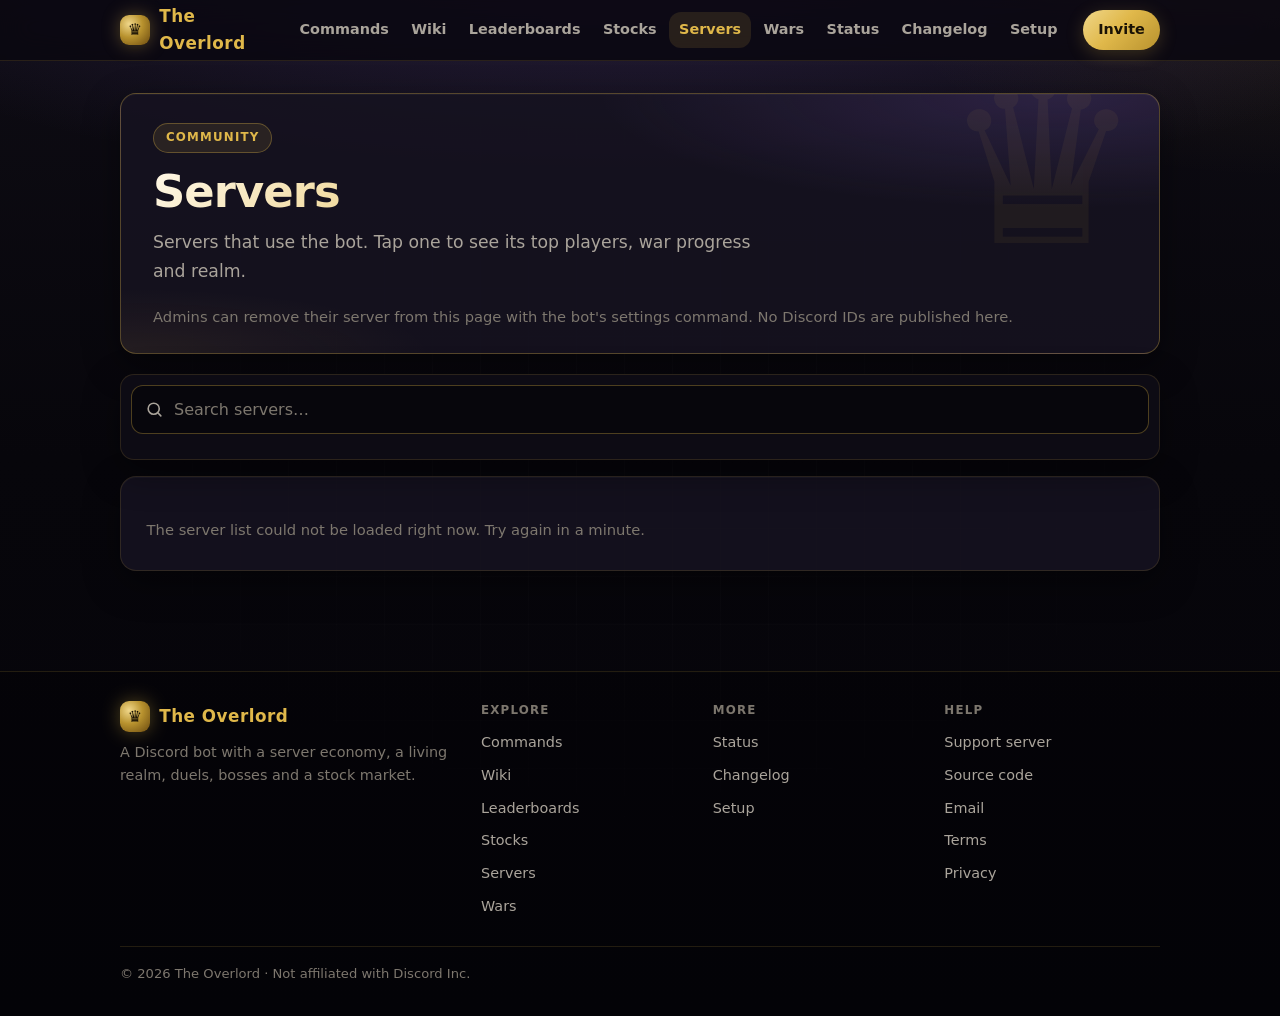
<file: servers.html>
<!DOCTYPE html>
<html lang="en">
<head>
  <meta charset="utf-8" />
  <meta name="viewport" content="width=device-width, initial-scale=1, viewport-fit=cover" />
  <title>Servers — The Overlord</title>
  <meta name="description" content="Servers that use The Overlord: rankings, top players, wars and realm status." />
  <meta name="theme-color" content="#e0b84a" />
  <link rel="stylesheet" href="styles.css" />
  <meta property="og:type" content="website" />
  <meta property="og:site_name" content="The Overlord" />
  <meta property="og:title" content="Servers — The Overlord" />               
  <meta property="og:description" content="Servers that use The Overlord: rankings, top players, wars and realm status." />  
  <meta property="og:image" content="https://thefallenstargg.github.io/Overlord-Website/og-image.png" />
  <meta property="og:image:width" content="1200" />
  <meta property="og:image:height" content="630" />
  <meta name="twitter:card" content="summary_large_image" />
</head>
<body>
  <script src="data.js"></script>

  <main class="wrap">
    <section class="card hero compact">
      <p class="eyebrow">Community</p>
      <h1>Servers</h1>
      <p class="lead" id="lead">Servers that use the bot. Tap one to see its top players, war progress and realm.</p>
      <p class="meta tight">
        Admins can remove their server from this page with the bot's settings command. No Discord IDs are published here.
      </p>
    </section>

    <div class="toolbar">
      <input class="search" id="q" type="search" placeholder="Search servers…" autocomplete="off" aria-label="Search servers" />
      <div class="chips" id="sorts" role="group" aria-label="Sort by"></div>
    </div>

    <div id="list">
      <div class="skeleton block"></div><div class="skeleton block"></div><div class="skeleton block"></div>
    </div>
    <noscript><p class="meta">This page needs JavaScript to show servers.</p></noscript>
  </main>

  <script>
    (async () => {
      const { fetchData, fmt, el, avatar, medal, duration } = Overlord;
      const $ = (id) => document.getElementById(id);
      const SORTS = {
        score: ['🏆 Score', (a, b) => b.score - a.score],
        members: ['👥 Members', (a, b) => b.members - a.members],
        season: ['📅 Season', (a, b) => b.season.score - a.season.score],
        war: ['⚔️ War', (a, b) => b.war.score - a.war.score],
      };
      let servers = [];
      let rules = null;
      let sortBy = 'score';
      const rank = new Map();
      let openedFromHash = false;

      const plural = (n, word) => fmt(n) + ' ' + word + (n === 1 ? '' : 's');
      const block = (title, ...kids) => el('div', { class: 'srv-block' }, el('h3', { text: title }), ...kids);
      const progress = (frac) =>
        el('div', { class: 'progress' }, el('span', { style: 'width:' + Math.round(Math.min(1, Math.max(0, frac)) * 100) + '%' }));
      const mini = (items, value, sub) =>
        items.length
          ? el('div', { class: 'lb-list mini' }, items.map((r, i) =>
              el('div', { class: 'lb-row' },
                el('span', { class: 'lb-rank', text: medal(i) }),
                el('span', { class: 'lb-name' }, el('span', { class: 'lb-title', text: r.name }), sub ? el('small', { text: sub(r) }) : null),
                el('span', { class: 'lb-value', text: value(r) }))))
          : el('p', { text: 'Nobody yet.' });

      function card(s) {
        const place = rank.get(s.slug);
        const w = s.war;
        const r = s.realm;
        const need = rules && w.players < rules.minPlayers
          ? ' It needs ' + rules.minPlayers + ' players with ' + fmt(rules.minProfit) + '+ profit to be ranked.'
          : '';
        const events = r.active.map((a) => ({ ...a, ms: Date.parse(a.until) - Date.now() })).filter((a) => a.ms > 0);

        return el('details', { class: 'card server', id: s.slug },
          el('summary', {},
            avatar(s, 44),
            el('span', { class: 'srv-main' },
              el('strong', { class: 'srv-name', text: s.name }),
              el('small', { text: fmt(s.members) + ' members · ' + plural(s.players, 'player') })),
            el('span', { class: 'srv-side' }, el('b', { text: fmt(s.score) }), el('small', { text: 'score' })),
            el('span', { class: 'chev', 'aria-hidden': 'true' })),
          el('div', { class: 'srv-body' },
            el('div', { class: 'srv-badges' },
              place ? el('span', { class: 'pill ok', text: 'Rank #' + place }) : el('span', { class: 'pill', text: 'Unranked' }),
              w.wins ? el('span', { class: 'pill warn', text: '🏆 ' + plural(w.wins, 'war win') }) : null,
              r.raid ? el('span', { class: 'pill bad', text: '👑 The Overlord has descended' }) : null),
            el('div', { class: 'srv-cols' },
              block('💰 Richest players', mini(s.richest, (x) => fmt(x.coins) + ' 🪙', (x) => 'Level ' + x.level)),
              block('📅 This season',
                el('p', { text: fmt(s.season.score) + ' points from its top players.' }),
                mini(s.season.top, (x) => fmt(x.score) + ' pts')),
              block('⚔️ Server War',
                el('p', { text: fmt(w.score) + ' points this week from ' + plural(w.players, 'player') + '.' + need })),
              block('🏰 The realm',
                el('p', { text: r.ruler ? '👑 Ruled by ' + r.ruler : 'The throne is empty.' }),
                el('p', { text: 'Rebellion: ' + fmt(r.meter) + ' / ' + fmt(r.goal) }),
                progress(r.goal ? r.meter / r.goal : 0),
                events.length
                  ? el('div', { class: 'perm-row' }, events.map((e) =>
                      el('span', { class: 'pill', text: e.emoji + ' ' + e.name + ' · ' + duration(e.ms / 60000) + ' left' })))
                  : el('p', { text: 'No decree or event is active.' })))));
      }

      function openFromHash() {
        if (openedFromHash) return;
        openedFromHash = true;
        const id = location.hash.slice(1);
        const node = id && document.getElementById(id);
        if (node && node.tagName === 'DETAILS') {
          node.open = true;
          node.scrollIntoView({ block: 'start' });
        }
      }

      function render() {
        const q = $('q').value.trim().toLowerCase();
        const list = servers.filter((s) => !q || s.name.toLowerCase().includes(q)).sort(SORTS[sortBy][1]);
        $('list').replaceChildren(list.length
          ? el('div', { class: 'srv-list' }, list.map(card))
          : el('div', { class: 'card' }, el('p', { class: 'meta', text: servers.length ? 'No server matches “' + q + '”.' : 'No servers are listed yet.' })));
        openFromHash();
      }

      function drawSorts() {
        $('sorts').replaceChildren(...Object.entries(SORTS).map(([key, [label]]) => {
          const b = el('button', { class: 'tab', type: 'button', 'aria-pressed': String(sortBy === key), text: label });
          b.addEventListener('click', () => { sortBy = key; drawSorts(); render(); });
          return b;
        }));
      }

      $('q').addEventListener('input', render);

      try {
        const [data, wars] = await Promise.all([fetchData('servers.json'), fetchData('wars.json').catch(() => null)]);
        servers = data.servers;
        rules = wars ? wars.rules : null;
        servers.filter((s) => s.ranked).sort(SORTS.score[1]).forEach((s, i) => rank.set(s.slug, i + 1));
        $('lead').textContent = plural(data.listed, 'server') + ' use the bot' +
          (data.listed > servers.length ? ' (showing the top ' + servers.length + ')' : '') + '. Tap one to see its top players, war progress and realm.';
        drawSorts();
        render();
      } catch (err) {
        $('list').replaceChildren(el('div', { class: 'card' },
          el('p', { class: 'meta', text: 'The server list could not be loaded right now. Try again in a minute.' })));
      }
    })();
  </script>
</body>
</html>
</file>
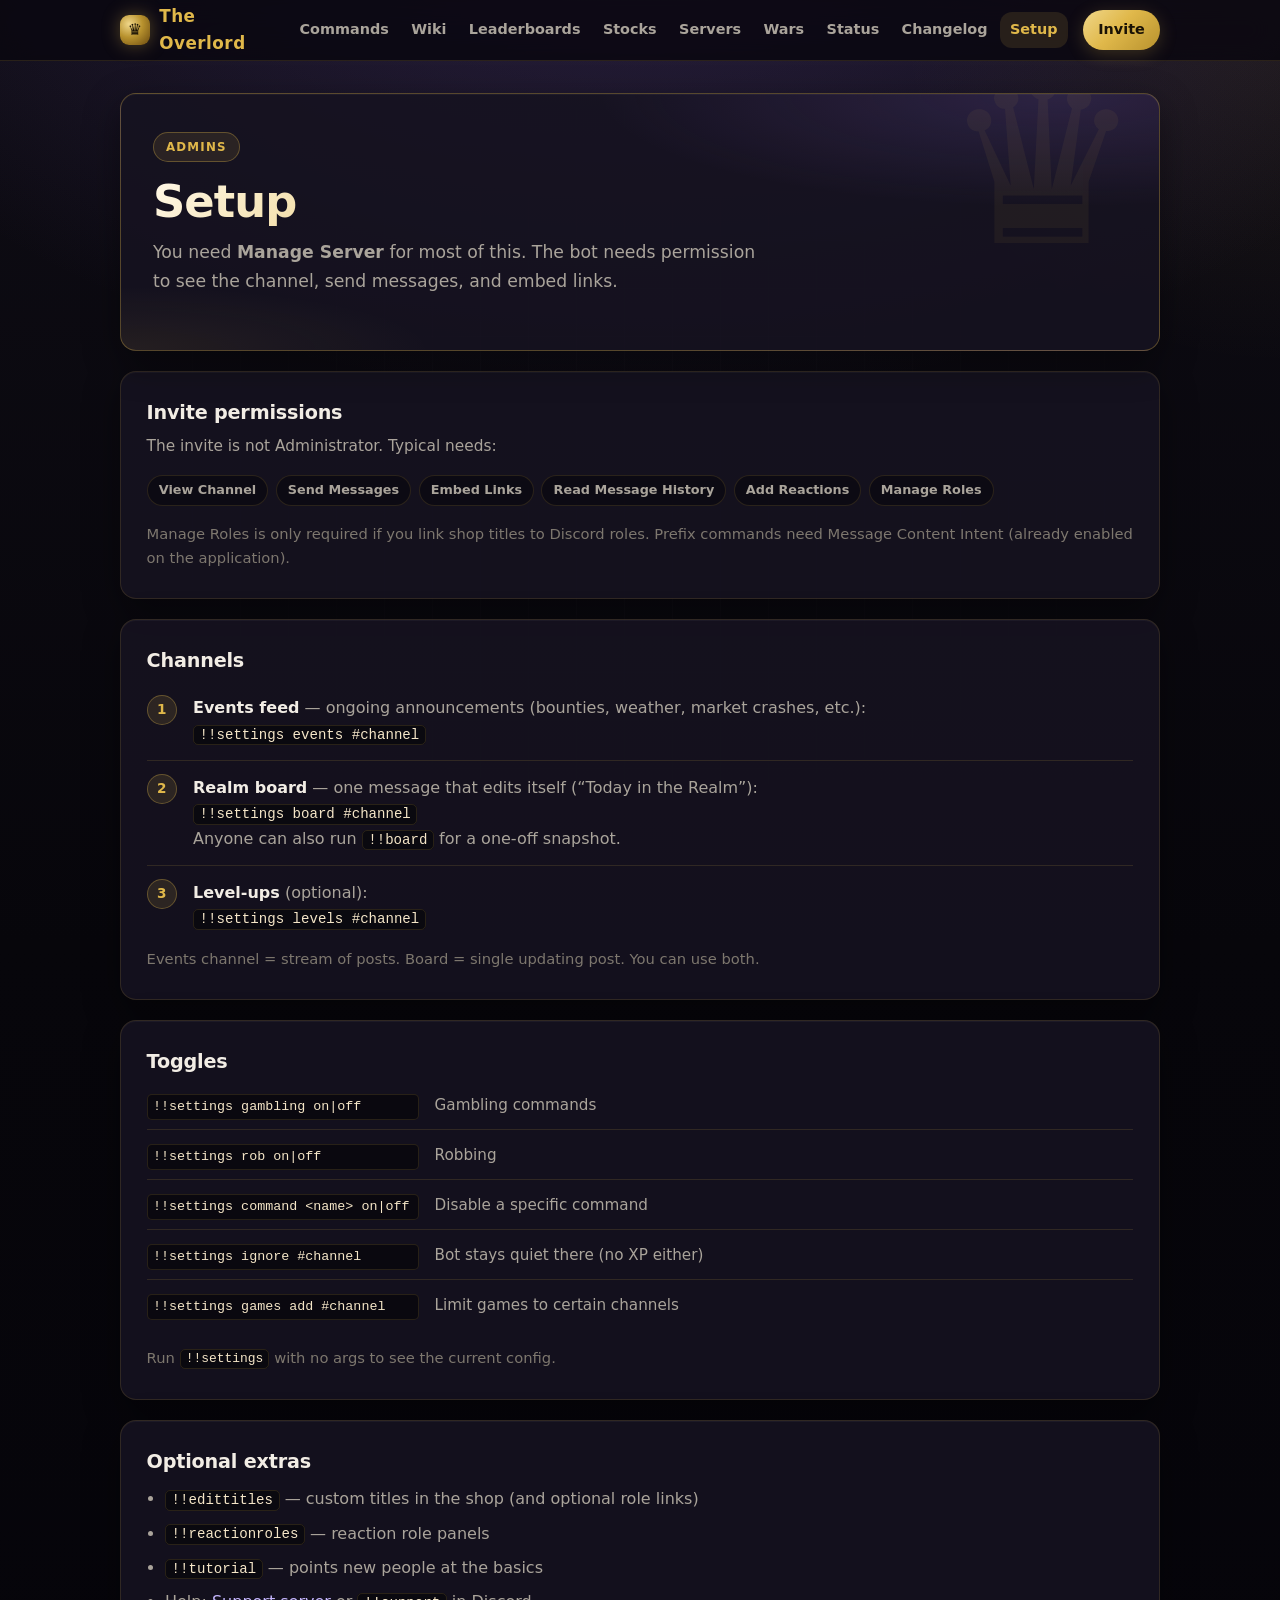
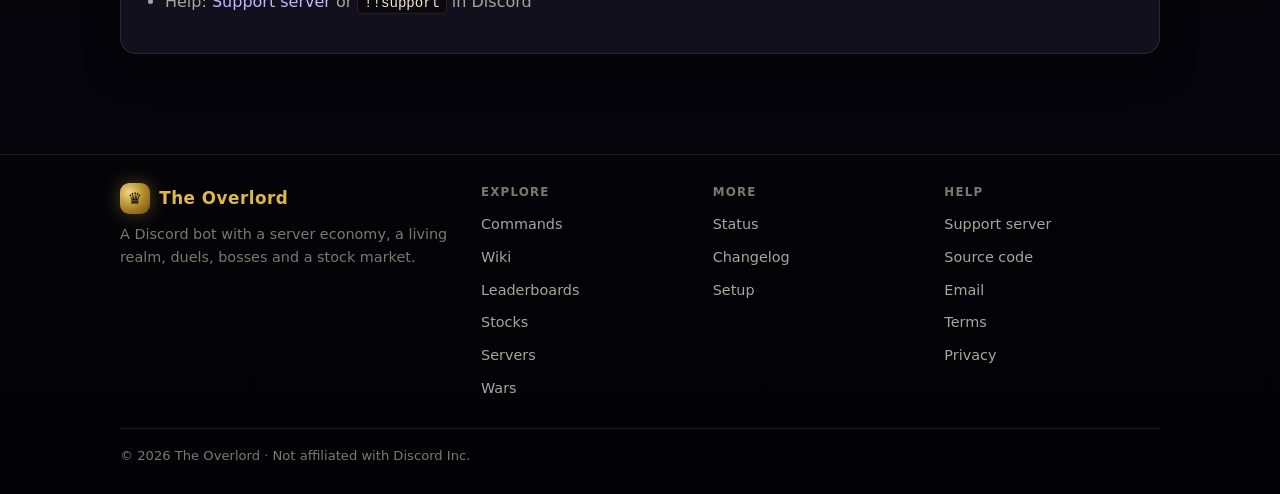
<file: setup.html>
<!DOCTYPE html>
<html lang="en">
<head>
  <meta charset="utf-8" />
  <meta name="viewport" content="width=device-width, initial-scale=1" />
  <title>Setup — The Overlord</title>
  <meta name="description" content="How to set up The Overlord in your Discord server." />
  <meta name="theme-color" content="#e0b84a" />
  <link rel="stylesheet" href="styles.css" />
  <meta property="og:type" content="website" />
  <meta property="og:site_name" content="The Overlord" />
  <meta property="og:title" content="Setup — The Overlord" />               
  <meta property="og:description" content="How to set up The Overlord in your Discord server." />    
  <meta property="og:image" content="https://thefallenstargg.github.io/Overlord-Website/og-image.png" />
  <meta property="og:image:width" content="1200" />
  <meta property="og:image:height" content="630" />
  <meta name="twitter:card" content="summary_large_image" />
</head>
<body>
  <header class="site-header">
    <div class="wrap">
      <a class="brand" href="index.html">
        <span class="brand-mark" aria-hidden="true">♛</span>
        <span class="brand-text">The Overlord</span>
      </a>
      <nav>
        <a href="index.html">Home</a>
        <a href="commands.html">Commands</a>
        <a href="changelog.html">Changelog</a>
        <a href="leaderboards.html">Leaderboards</a>
        <a class="active" href="setup.html">Setup</a>
        <a href="terms.html">Terms</a>
        <a href="privacy.html">Privacy</a>
        <a class="btn" href="https://discord.com/api/oauth2/authorize?client_id=1555446743515144232&permissions=268438528&scope=bot%20applications.commands">Invite</a>
      </nav>
    </div>
  </header>

  <main class="wrap">
    <section class="card hero">
      <p class="eyebrow">Admins</p>
      <h1>Setup</h1>
      <p class="lead">
        You need <strong>Manage Server</strong> for most of this. The bot needs permission to see the channel, send messages, and embed links.
      </p>
    </section>

    <section class="card">
      <h2 class="section-title">Invite permissions</h2>
      <p class="section-sub">The invite is not Administrator. Typical needs:</p>
      <div class="perm-row">
        <span class="perm">View Channel</span>
        <span class="perm">Send Messages</span>
        <span class="perm">Embed Links</span>
        <span class="perm">Read Message History</span>
        <span class="perm">Add Reactions</span>
        <span class="perm">Manage Roles</span>
      </div>
      <p class="meta">
        Manage Roles is only required if you link shop titles to Discord roles.
        Prefix commands need Message Content Intent (already enabled on the application).
      </p>
    </section>

    <section class="card">
      <h2 class="section-title">Channels</h2>
      <ol class="steps">
        <li>
          <strong>Events feed</strong> — ongoing announcements (bounties, weather, market crashes, etc.):
          <br /><code>!!settings events #channel</code>
        </li>
        <li>
          <strong>Realm board</strong> — one message that edits itself (“Today in the Realm”):
          <br /><code>!!settings board #channel</code>
          <br />Anyone can also run <code>!!board</code> for a one-off snapshot.
        </li>
        <li>
          <strong>Level-ups</strong> (optional):
          <br /><code>!!settings levels #channel</code>
        </li>
      </ol>
      <p class="meta">
        Events channel = stream of posts. Board = single updating post. You can use both.
      </p>
    </section>

    <section class="card">
      <h2 class="section-title">Toggles</h2>
      <div class="cmd-table">
        <div><code>!!settings gambling on|off</code> <span>Gambling commands</span></div>
        <div><code>!!settings rob on|off</code> <span>Robbing</span></div>
        <div><code>!!settings command &lt;name&gt; on|off</code> <span>Disable a specific command</span></div>
        <div><code>!!settings ignore #channel</code> <span>Bot stays quiet there (no XP either)</span></div>
        <div><code>!!settings games add #channel</code> <span>Limit games to certain channels</span></div>
      </div>
      <p class="meta">Run <code>!!settings</code> with no args to see the current config.</p>
    </section>

    <section class="card">
      <h2 class="section-title">Optional extras</h2>
      <ul class="feature-list">
        <li><code>!!edittitles</code> — custom titles in the shop (and optional role links)</li>
        <li><code>!!reactionroles</code> — reaction role panels</li>
        <li><code>!!tutorial</code> — points new people at the basics</li>
        <li>Help: <a href="https://discord.gg/vZrsPCMHys" target="_blank" rel="noopener">Support server</a> or <code>!!support</code> in Discord</li>
      </ul>
    </section>
  </main>

  <footer class="site-footer">
    <div class="wrap">
      <p>
        © 2026 The Overlord ·
        <a href="commands.html">Commands</a> ·
        <a href="terms.html">Terms</a> ·
        <a href="privacy.html">Privacy</a>
      </p>
    </div>
  </footer>
  <script src="data.js"></script>
</body>
</html>
</file>
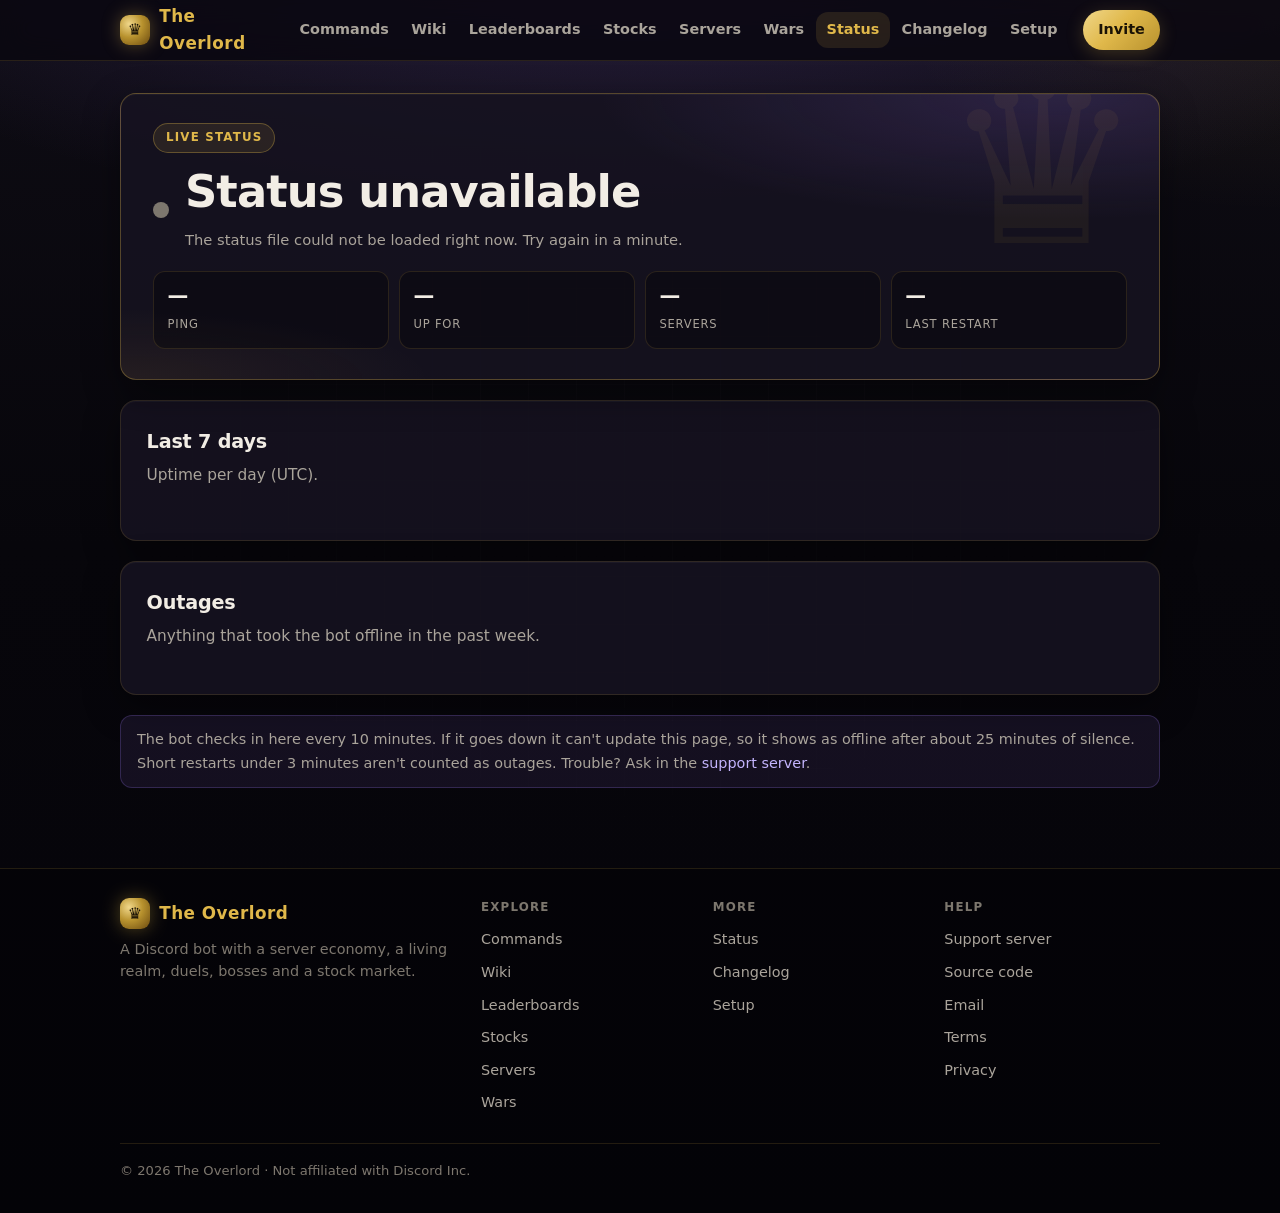
<file: status.html>
<!DOCTYPE html>
<html lang="en">
<head>
  <meta charset="utf-8" />
  <meta name="viewport" content="width=device-width, initial-scale=1, viewport-fit=cover" />
  <title>Status — The Overlord</title>
  <meta name="description" content="Is The Overlord online? Live status and the last 7 days of uptime." />
  <meta name="theme-color" content="#e0b84a" />
  <link rel="stylesheet" href="styles.css" />
  <meta property="og:type" content="website" />
  <meta property="og:site_name" content="The Overlord" />
  <meta property="og:title" content="Status — The Overlord" />                
  <meta property="og:description" content="Is The Overlord online? Live status and the last 7 days of uptime." />   
  <meta property="og:image" content="https://thefallenstargg.github.io/Overlord-Website/og-image.png" />
  <meta property="og:image:width" content="1200" />
  <meta property="og:image:height" content="630" />
  <meta name="twitter:card" content="summary_large_image" />
</head>
<body>
  <script src="data.js"></script>

  <main class="wrap">
    <section class="card hero compact">
      <p class="eyebrow">Live status</p>
      <div class="status-card">
        <span class="status-dot" id="dot"></span>
        <div>
          <h1 class="status-title" id="headline" style="-webkit-text-fill-color:var(--text);background:none">Checking…</h1>
          <p class="status-sub" id="sub">Asking the bot how it's doing.</p>
        </div>
      </div>
      <div class="stats">
        <div class="stat"><b id="s-ping">—</b><span>Ping</span></div>
        <div class="stat"><b id="s-up">—</b><span>Up for</span></div>
        <div class="stat"><b id="s-servers">—</b><span>Servers</span></div>
        <div class="stat"><b id="s-restart">—</b><span>Last restart</span></div>
      </div>
    </section>

    <section class="card">
      <h2 class="section-title">Last 7 days</h2>
      <p class="section-sub" id="week-sub">Uptime per day (UTC).</p>
      <div class="bars" id="bars"></div>
    </section>

    <section class="card">
      <h2 class="section-title">Outages</h2>
      <p class="section-sub" id="out-sub">Anything that took the bot offline in the past week.</p>
      <div id="incidents"></div>
    </section>

    <p class="note">
      The bot checks in here every 10 minutes. If it goes down it can't update this page, so it shows as offline
      after about 25 minutes of silence. Short restarts under 3 minutes aren't counted as outages.
      Trouble? Ask in the <a href="https://discord.gg/vZrsPCMHys" target="_blank" rel="noopener">support server</a>.
    </p>
    <noscript><p class="meta">This page needs JavaScript to show the status.</p></noscript>
  </main>

  <script>
    (() => {
      const { fetchData, fmt, el, timeAgo, dateText, duration, botState } = Overlord;
      const $ = (id) => document.getElementById(id);
      const KIND = { offline: 'The bot was offline', discord: 'Lost connection to Discord' };
      const grade = (u) => (u == null ? 'none' : u >= 99.5 ? 'ok' : u >= 95 ? 'warn' : 'bad');
      const weekday = (date) => new Date(date + 'T00:00:00Z').toLocaleDateString(undefined, { weekday: 'short', timeZone: 'UTC' });

      function draw(s) {
        const { online } = botState(s);
        $('dot').className = 'status-dot ' + (online ? 'ok' : 'bad');
        $('headline').textContent = online ? 'The Overlord is online' : "The Overlord isn't responding";
        $('sub').textContent = online
          ? 'Last checked ' + timeAgo(s.checkedAt) + '. This page refreshes by itself.'
          : 'The last sign of life was ' + timeAgo(s.checkedAt) + '. It may be restarting, or Discord may be having problems.';

        const upMins = ((online ? Date.now() : new Date(s.checkedAt).getTime()) - new Date(s.startedAt).getTime()) / 60000;
        $('s-ping').textContent = online ? s.pingMs + ' ms' : '—';
        $('s-up').textContent = duration(upMins);
        $('s-servers').textContent = fmt(s.servers);
        $('s-restart').textContent = dateText(s.startedAt);

        // Seven little bars
        $('bars').replaceChildren(...s.days.map((d) => {
          const pct = d.uptime == null ? '–' : d.uptime === 100 ? '100%' : d.uptime.toFixed(1) + '%';
          const label = d.date + ': ' + (d.uptime == null ? 'no data yet' : pct + ' uptime, ' + d.downMinutes + ' min down');
          return el('div', { class: 'bar-day' },
            el('div', { class: 'bar-fill ' + grade(d.uptime), role: 'img', title: label, 'aria-label': label }),
            el('small', { text: weekday(d.date) }),
            el('small', { class: 'bar-pct', text: pct }));
        }));

        const tracked = s.days.filter((d) => d.uptime != null);
        const since = new Date(s.trackingSince);
        const startedRecently = Date.now() - since.getTime() < 7 * 86400000;
        $('week-sub').textContent = (tracked.length
          ? (tracked.reduce((sum, d) => sum + d.uptime, 0) / tracked.length).toFixed(2) + '% average uptime. '
          : '') + (startedRecently ? 'Tracking began ' + dateText(s.trackingSince) + '.' : 'Uptime per day (UTC).');

        // Outages
        $('out-sub').textContent = s.incidents.length
          ? s.incidents.length + (s.incidents.length === 1 ? ' outage' : ' outages') + ' in the past 7 days.'
          : 'No outages' + (startedRecently ? ' since tracking began. 🎉' : ' in the past 7 days. 🎉');
        $('incidents').replaceChildren(...s.incidents.map((i) =>
          el('div', { class: 'incident ' + i.kind },
            el('strong', { text: KIND[i.kind] || 'Outage' }),
            el('span', { text: dateText(i.start) + ' · ' + duration(i.minutes) }))));
      }

      async function load() {
        try {
          draw(await fetchData('status.json'));
        } catch {
          $('dot').className = 'status-dot';
          $('headline').textContent = 'Status unavailable';
          $('sub').textContent = 'The status file could not be loaded right now. Try again in a minute.';
        }
      }

      load();
      setInterval(load, 120000);
      document.addEventListener('visibilitychange', () => { if (!document.hidden) load(); });
    })();
  </script>
</body>
</html>
</file>
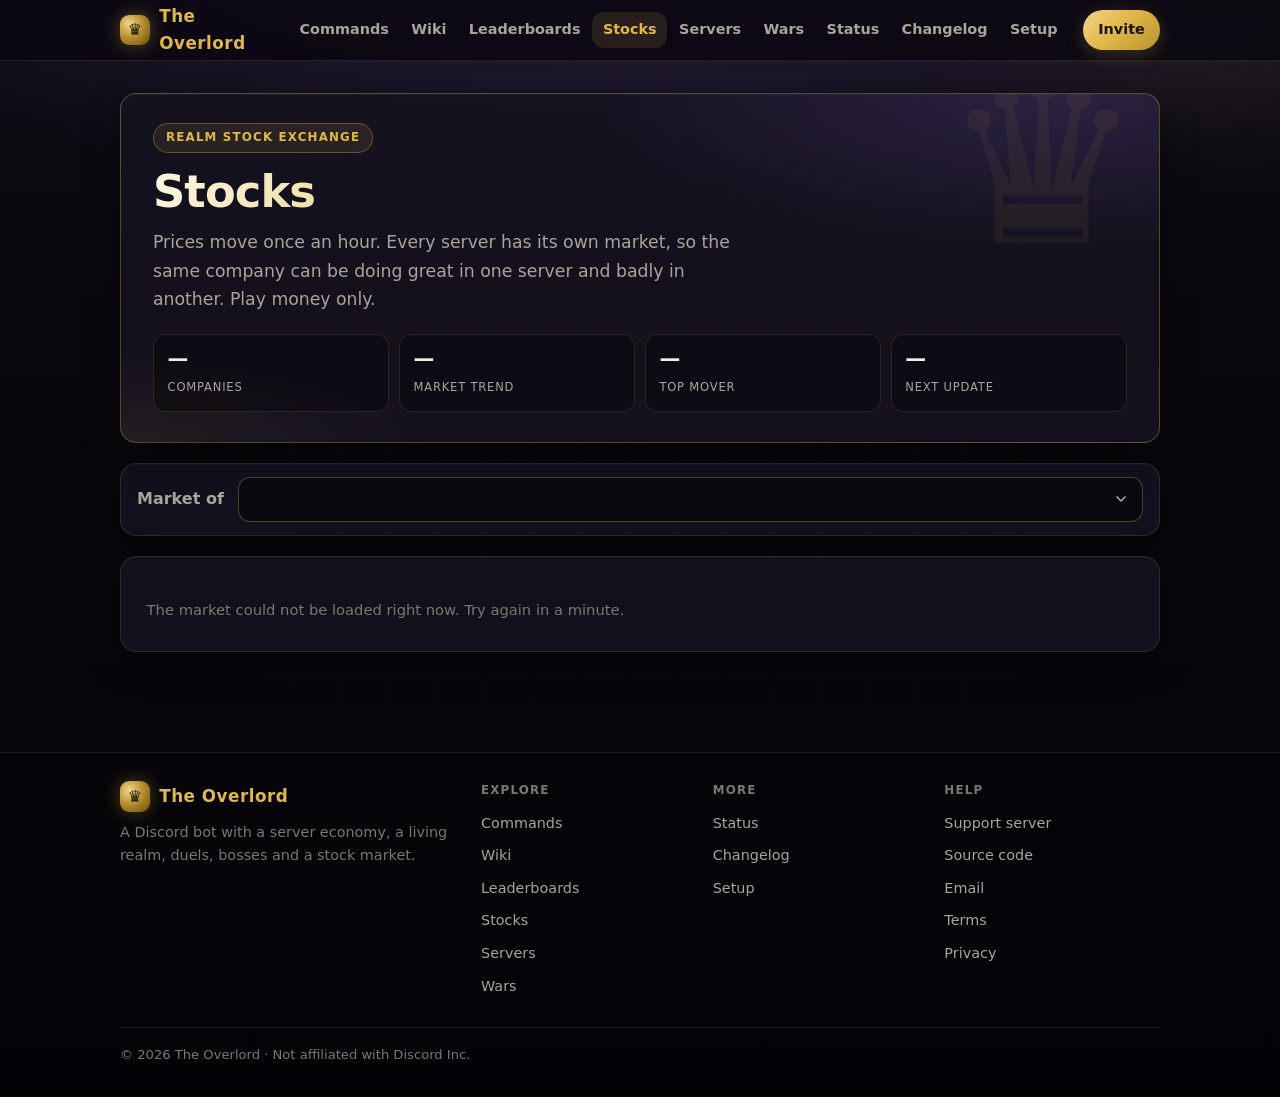
<file: stocks.html>
<!DOCTYPE html>
<html lang="en">
<head>
  <meta charset="utf-8" />
  <meta name="viewport" content="width=device-width, initial-scale=1, viewport-fit=cover" />
  <title>Stocks — The Overlord</title>
  <meta name="description" content="Live prices, charts and news from the Realm Stock Exchange." />
  <meta name="theme-color" content="#e0b84a" />
  <meta property="og:type" content="website" />
  <meta property="og:site_name" content="The Overlord" />
  <meta property="og:title" content="Stocks — The Overlord" />
  <meta property="og:description" content="Live prices, charts and news from the Realm Stock Exchange." />
  <meta property="og:image" content="https://thefallenstargg.github.io/Overlord-Website/og-image.png" />
  <meta property="og:image:width" content="1200" />
  <meta property="og:image:height" content="630" />
  <meta name="twitter:card" content="summary_large_image" />
  <link rel="stylesheet" href="styles.css" />
</head>
<body>
  <script src="data.js"></script>

  <main class="wrap">
    <section class="card hero compact">
      <p class="eyebrow">Realm Stock Exchange</p>
      <h1>Stocks</h1>
      <p class="lead">Prices move once an hour. Every server has its own market, so the same company can be doing great in one server and badly in another. Play money only.</p>
      <div class="stats">
        <div class="stat"><b id="s-count">—</b><span>Companies</span></div>
        <div class="stat"><b id="s-mood">—</b><span>Market trend</span></div>
        <div class="stat"><b id="s-top">—</b><span>Top mover</span></div>
        <div class="stat"><b id="s-next">—</b><span>Next update</span></div>
      </div>
    </section>

    <div class="card picker">
      <label for="server-pick">Market of</label>
      <select class="select" id="server-pick" aria-label="Server"></select>
    </div>

    <div id="content">
      <div class="skeleton block"></div><div class="skeleton block"></div>
    </div>
    <noscript><p class="meta">This page needs JavaScript to show the market.</p></noscript>
  </main>

  <script>
    (async () => {
      const { fetchData, el, rich, dateText, duration } = Overlord;
      const $ = (id) => document.getElementById(id);
      const NS = 'http://www.w3.org/2000/svg';
      const GREEN = '#4ade80', RED = '#f87171', FLAT = '#aaa49b';

      const svg = (tag, attrs, ...kids) => {
        const node = document.createElementNS(NS, tag);
        for (const [k, v] of Object.entries(attrs || {})) node.setAttribute(k, v);
        node.append(...kids);
        return node;
      };
      const money = (n) => Number(n).toLocaleString('en-US', { minimumFractionDigits: 2, maximumFractionDigits: 2 });
      const dir = (p) => (p > 0.0005 ? 'up' : p < -0.0005 ? 'down' : 'flat');
      const pctText = (p) => (p < -0.0005 ? '−' : '+') + (Math.abs(p) * 100).toFixed(1) + '%';
      const arrow = { up: '▲', down: '▼', flat: '■' };
      const colorOf = (d) => (d === 'up' ? GREEN : d === 'down' ? RED : FLAT);

      const KEY = 'overlord-stocks-server';
      const store = {
        get() { try { return localStorage.getItem(KEY); } catch { return null; } },
        set(v) { try { localStorage.setItem(KEY, v); } catch { /* storage blocked, that's fine */ } },
      };

      const state = { data: null, server: null, sym: null, only: false };

      // ---------- Charts ----------

      function spark(history, d) {
        const w = 104, h = 32, n = history.length;
        const lo = Math.min(...history), hi = Math.max(...history), span = hi - lo || 1;
        const pts = history.map((v, i) =>
          (n < 2 ? w : (i / (n - 1)) * w).toFixed(1) + ',' + (h - 3 - ((v - lo) / span) * (h - 6)).toFixed(1));
        return svg('svg', { viewBox: '0 0 ' + w + ' ' + h, class: 'spark', 'aria-hidden': 'true' },
          svg('polyline', { points: pts.join(' '), fill: 'none', stroke: colorOf(d), 'stroke-width': '2', 'stroke-linejoin': 'round', 'stroke-linecap': 'round' }));
      }

      function chart(st, onPoint) {
        const h = st.history, n = h.length;
        const small = matchMedia('(max-width: 639px)').matches;
        const W = small ? 360 : 720, H = small ? 230 : 300;
        const L = 58, R = 10, T = 12, B = 26;
        const lo = Math.min(...h), hi = Math.max(...h);
        const span = hi - lo || Math.max(hi * 0.02, 1);
        const min = lo - span * 0.15, max = hi + span * 0.15;
        const x = (i) => (n < 2 ? (L + W - R) / 2 : L + (i / (n - 1)) * (W - L - R));
        const y = (v) => T + (1 - (v - min) / (max - min)) * (H - T - B);
        const color = h[n - 1] >= h[0] ? GREEN : RED;

        const root = svg('svg', { viewBox: '0 0 ' + W + ' ' + H, class: 'chart', role: 'img', 'aria-label': st.name + ' price over the last ' + (n - 1) + ' hours' });
        root.append(svg('defs', {}, svg('linearGradient', { id: 'area', x1: '0', y1: '0', x2: '0', y2: '1' },
          svg('stop', { offset: '0%', 'stop-color': color, 'stop-opacity': '0.32' }),
          svg('stop', { offset: '100%', 'stop-color': color, 'stop-opacity': '0' }))));

        for (let k = 0; k <= 3; k++) {
          const v = min + ((max - min) * k) / 3;
          root.append(
            svg('line', { x1: L, x2: W - R, y1: y(v), y2: y(v), class: 'grid' }),
            svg('text', { x: L - 8, y: y(v) + 4, class: 'axis', 'text-anchor': 'end' }, money(v)));
        }
        root.append(
          svg('text', { x: L, y: H - 6, class: 'axis' }, (n - 1) + ' h ago'),
          svg('text', { x: W - R, y: H - 6, class: 'axis', 'text-anchor': 'end' }, 'now'));

        const pts = h.map((v, i) => x(i).toFixed(1) + ' ' + y(v).toFixed(1));
        if (n > 1) {
          root.append(
            svg('path', { d: 'M' + pts.join(' L') + ' L' + x(n - 1).toFixed(1) + ' ' + (H - B) + ' L' + x(0).toFixed(1) + ' ' + (H - B) + ' Z', fill: 'url(#area)' }),
            svg('path', { d: 'M' + pts.join(' L'), fill: 'none', stroke: color, 'stroke-width': '2.2', 'stroke-linejoin': 'round', 'stroke-linecap': 'round' }));
        }
        root.append(svg('circle', { cx: x(n - 1), cy: y(h[n - 1]), r: '3.5', fill: color }));

        // Hover / drag to read past prices
        const guide = svg('line', { y1: T, y2: H - B, class: 'guide', visibility: 'hidden' });
        const dot = svg('circle', { r: '5', fill: color, stroke: '#0e0c14', 'stroke-width': '2', visibility: 'hidden' });
        const hit = svg('rect', { x: L, y: T, width: W - L - R, height: H - T - B, fill: 'transparent' });
        const indexAt = (e) => {
          if (n < 2) return 0;
          const r = root.getBoundingClientRect();
          const px = ((e.clientX - r.left) / r.width) * W;
          return Math.max(0, Math.min(n - 1, Math.round(((px - L) / (W - L - R)) * (n - 1))));
        };
        const show = (i) => {
          const v = i == null ? 'hidden' : 'visible';
          guide.setAttribute('visibility', v);
          dot.setAttribute('visibility', v);
          if (i != null) {
            guide.setAttribute('x1', x(i)); guide.setAttribute('x2', x(i));
            dot.setAttribute('cx', x(i)); dot.setAttribute('cy', y(h[i]));
          }
          onPoint(i);
        };
        hit.addEventListener('pointermove', (e) => show(indexAt(e)));
        hit.addEventListener('pointerdown', (e) => show(indexAt(e)));
        hit.addEventListener('pointerleave', () => show(null));
        hit.addEventListener('pointercancel', () => show(null));
        root.append(guide, dot, hit);
        return root;
      }

      // ---------- Cards ----------

      function detailCard(st) {
        const d = dir(st.change), n = st.history.length;
        const read = el('p', { class: 'chart-read' });
        const showRead = (i) => {
          if (i == null) { read.textContent = 'Drag across the chart to see past prices'; return; }
          const age = n - 1 - i;
          read.textContent = money(st.history[i]) + ' 🪙 · ' + (age === 0 ? 'latest price' : age + ' h ago');
        };
        showRead(null);

        const rows = [
          ['Low (' + (n - 1) + ' h)', money(st.low) + ' 🪙'],
          ['High (' + (n - 1) + ' h)', money(st.high) + ' 🪙'],
          ['Risk', st.risk],
          st.movers ? ['Reacts to', st.movers] : null,
          ['Trading fee', Math.round((state.data.fee || 0) * 100) + '% when buying and when selling'],
        ].filter(Boolean);

        return el('section', { class: 'card', id: 'detail' },
          el('div', { class: 'stock-head' },
            el('span', { class: 'entry-emoji', 'aria-hidden': 'true', text: st.emoji }),
            el('div', {},
              el('h2', { class: 'stock-title', text: st.name }),
              el('div', { class: 'entry-tags' },
                el('span', { class: 'pill', text: st.sym }),
                st.player ? el('span', { class: 'pill warn', text: 'Player company' }) : null)),
            el('div', { class: 'stock-price' },
              el('b', { text: money(st.price) + ' 🪙' }),
              el('span', { class: 'chg ' + d, text: arrow[d] + ' ' + pctText(st.change) + ' · ' + (n - 1) + ' h' }))),
          read,
          chart(st, showRead),
          st.blurb ? el('p', { class: 'entry-desc', text: st.blurb }) : null,
          el('dl', { class: 'kv' }, rows.flatMap(([k, v]) => [el('dt', { text: k }), el('dd', { text: v })])));
      }

      function listCard(s, current) {
        return el('section', { class: 'card' },
          el('h2', { class: 'section-title' }, 'Market', el('span', { class: 'count', text: s.stocks.length })),
          el('p', { class: 'section-sub', text: 'Tap a company to see its chart.' }),
          el('div', { class: 'stock-grid' }, s.stocks.map((st) => {
            const d = dir(st.change);
            const btn = el('button', { class: 'stock', type: 'button', 'aria-pressed': String(st.sym === current.sym) },
              el('span', { class: 'stock-top' },
                el('span', { class: 'entry-emoji', 'aria-hidden': 'true', text: st.emoji }),
                el('span', { class: 'stock-name' }, el('strong', { text: st.sym }), el('small', { text: st.name }))),
              el('span', { class: 'stock-row' },
                el('span', {}, el('b', { class: 'stock-now', text: money(st.price) }), el('span', { class: 'chg ' + d, text: arrow[d] + ' ' + pctText(st.change) })),
                spark(st.history, d)));
            btn.addEventListener('click', () => {
              state.sym = st.sym;
              render();
              $('detail').scrollIntoView({ behavior: 'smooth', block: 'start' });
            });
            return btn;
          })));
      }

      function newsCard(s, current) {
        const tab = (label, on, fn) => {
          const b = el('button', { class: 'tab', type: 'button', 'aria-pressed': String(on), text: label });
          b.addEventListener('click', fn);
          return b;
        };
        const tagged = s.news.some((n) => n.sym);
        const items = state.only ? s.news.filter((n) => n.sym === current.sym) : s.news;
        return el('section', { class: 'card' },
          el('h2', { class: 'section-title', text: '📰 Market news' }),
          el('p', { class: 'section-sub', text: 'The latest headlines from this server\'s market.' }),
          tagged ? el('div', { class: 'tabs flush', role: 'group', 'aria-label': 'News filter' },
            tab('All news', !state.only, () => { state.only = false; render(); }),
            tab(current.sym + ' only', state.only, () => { state.only = true; render(); })) : null,
          items.length
            ? el('div', { class: 'news-list' }, items.map((n) =>
                el('div', { class: 'news-item' + (n.major ? ' major' : '') },
                  el('time', { datetime: n.at, text: dateText(n.at) }),
                  el('p', {}, rich(n.text)))))
            : el('p', { class: 'lb-empty', text: state.only ? 'No recent news about ' + current.sym + '. Try "All news".' : 'The market has been quiet lately.' }));
      }

      function stats(s) {
        $('s-count').textContent = s.stocks.length;
        const avg = s.stocks.reduce((sum, x) => sum + x.change, 0) / s.stocks.length;
        const mood = $('s-mood');
        mood.textContent = arrow[dir(avg)] + ' ' + pctText(avg);
        mood.className = dir(avg) === 'up' ? 'ok' : dir(avg) === 'down' ? 'bad' : '';
        const top = [...s.stocks].sort((a, b) => Math.abs(b.change) - Math.abs(a.change))[0];
        $('s-top').textContent = top.sym + ' ' + pctText(top.change);
        const left = (new Date(s.nextTick) - Date.now()) / 60000;
        $('s-next').textContent = left > 1 ? duration(left) : 'Any moment';
      }

      function render() {
        const s = state.server;
        const st = s.stocks.find((x) => x.sym === state.sym) || s.stocks[0];
        state.sym = st.sym;
        history.replaceState(null, '', '#' + s.slug + '/' + st.sym);
        stats(s);
        $('content').replaceChildren(detailCard(st), listCard(s, st), newsCard(s, st));
      }

      // ---------- Start ----------

      try {
        state.data = await fetchData('stocks.json');
        const servers = state.data.servers || [];
        if (!servers.length) {
          $('content').replaceChildren(el('div', { class: 'card' },
            el('p', { class: 'meta', text: 'No markets are listed yet. Check back soon.' })));
          return;
        }

        const [slug, sym] = location.hash.slice(1).split('/');
        state.server = servers.find((x) => x.slug === slug) || servers.find((x) => x.slug === store.get()) || servers[0];
        state.sym = sym ? sym.toUpperCase() : null;

        const pick = $('server-pick');
        pick.replaceChildren(...servers.map((x) => el('option', { value: x.slug, text: x.name })));
        pick.value = state.server.slug;
        pick.addEventListener('change', () => {
          state.server = servers.find((x) => x.slug === pick.value) || servers[0];
          state.sym = null;
          state.only = false;
          store.set(state.server.slug);
          render();
        });

        matchMedia('(max-width: 639px)').addEventListener('change', () => render());
        render();
      } catch (err) {
        $('content').replaceChildren(el('div', { class: 'card' },
          el('p', { class: 'meta', text: 'The market could not be loaded right now. Try again in a minute.' })));
      }
    })();
  </script>
</body>
</html>
</file>
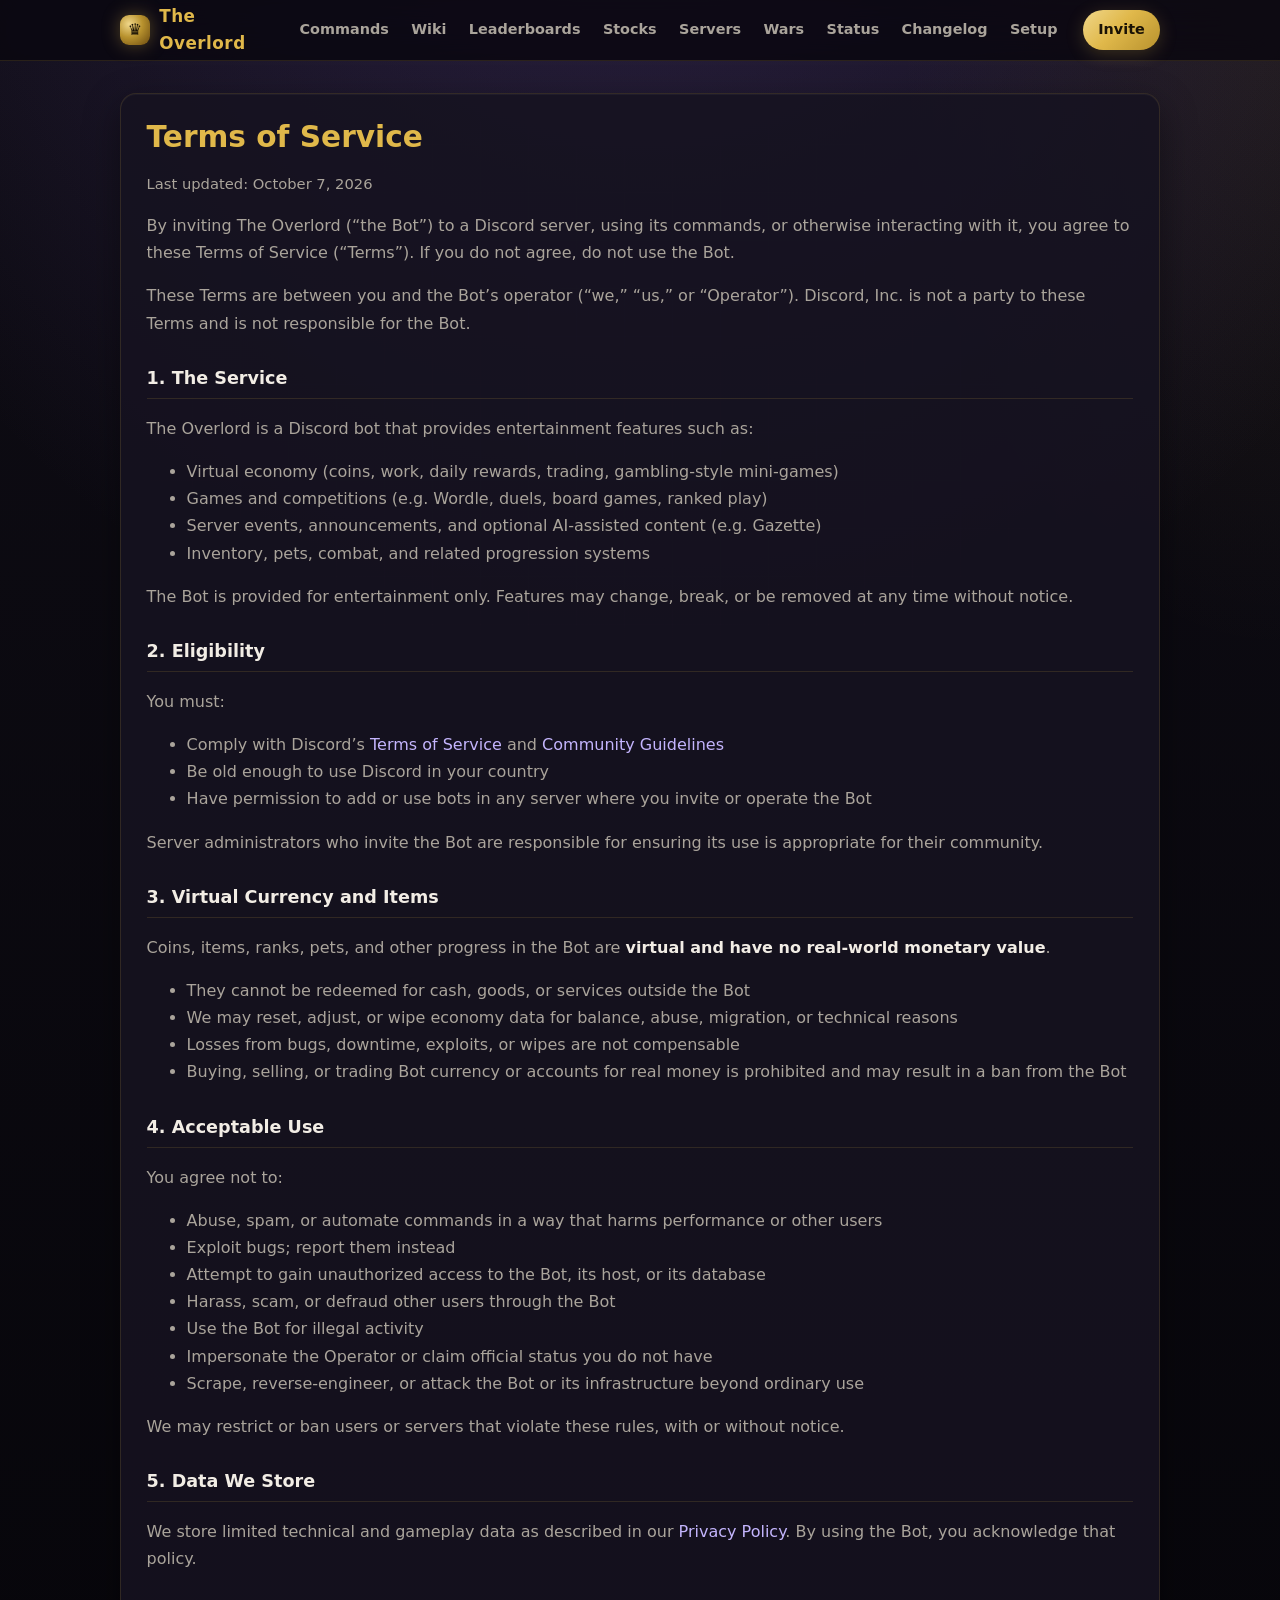
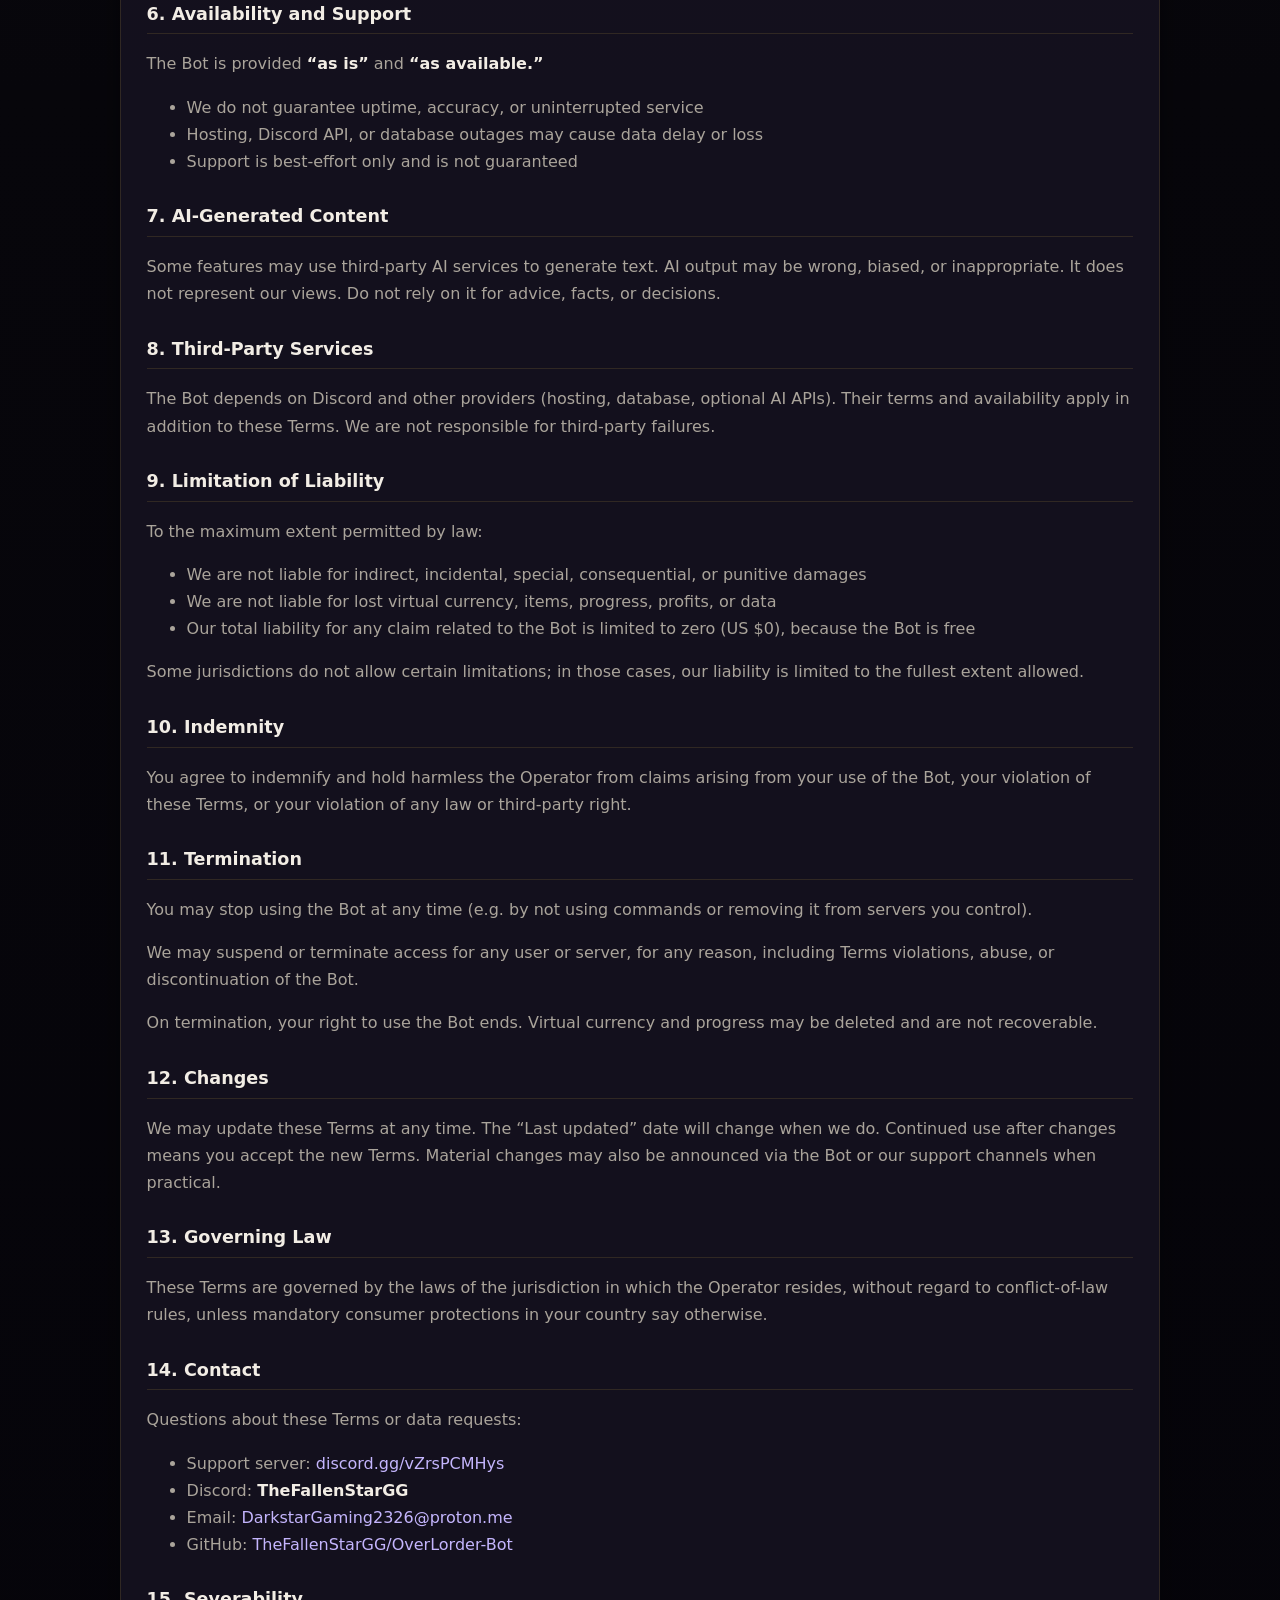
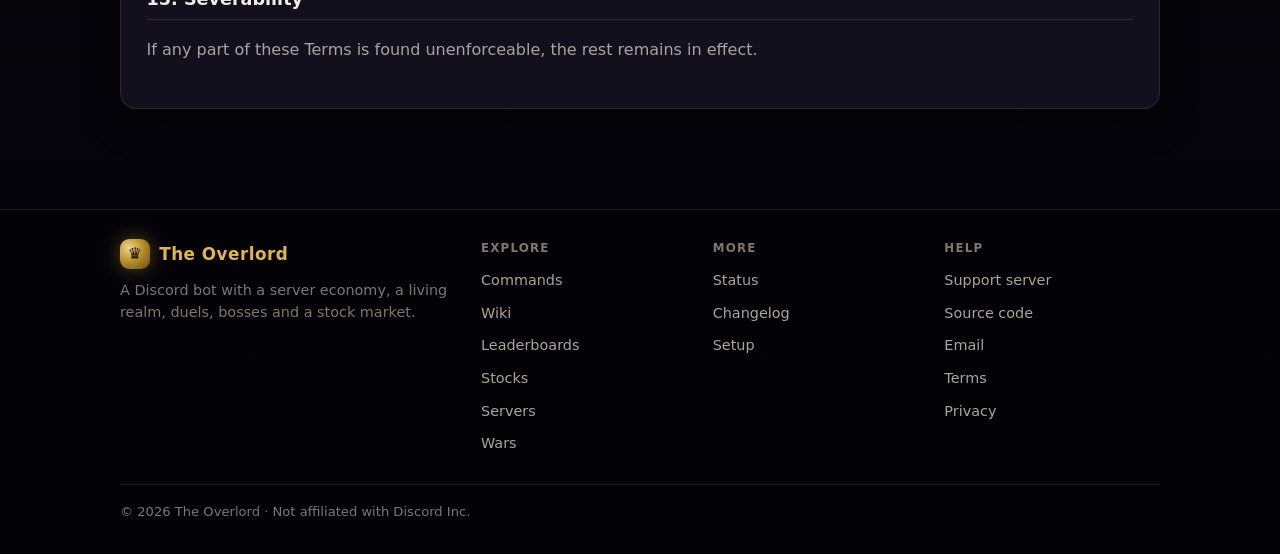
<file: terms.html>
<!DOCTYPE html>
<html lang="en">
<head>
  <meta charset="UTF-8" />
  <meta name="viewport" content="width=device-width, initial-scale=1" />
  <title>The Overlord — Terms of Service</title>
  <meta name="description" content="Terms of Service for The Overlord Discord bot." />
  <meta name="theme-color" content="#e0b84a" />
  <link rel="stylesheet" href="styles.css" />
  <meta property="og:type" content="website" />
  <meta property="og:site_name" content="The Overlord" />
  <meta property="og:title" content="Terms of Service — The Overlord" />                
  <meta property="og:description" content="Terms of Service for The Overlord Discord bot." />    
  <meta property="og:image" content="https://thefallenstargg.github.io/Overlord-Website/og-image.png" />
  <meta property="og:image:width" content="1200" />
  <meta property="og:image:height" content="630" />
  <meta name="twitter:card" content="summary_large_image" />
</head>
<body>
    <header class="site-header">
    <div class="wrap">
      <a class="brand" href="index.html">
        <span class="brand-mark" aria-hidden="true">♛</span>
        <span class="brand-text">The Overlord</span>
      </a>
      <nav>
        <a href="index.html">Home</a>
        <a href="changelog.html">Changelog</a>
        <a href="leaderboards.html">Leaderboards</a>
        <a href="terms.html">Terms</a>   <!-- add class="active" on terms.html -->
        <a href="privacy.html">Privacy</a> <!-- class="active" on privacy.html -->
        <a href="https://github.com/TheFallenStarGG/OverLord-Bot" target="_blank" rel="noopener">GitHub</a>
        <a class="btn" href="https://discord.com/api/oauth2/authorize?client_id=1555446743515144232&permissions=268438528&scope=bot%20applications.commands">Invite</a>
      </nav>
    </div>
    </header>

  <main class="wrap">
    <article class="card">
      <h1>Terms of Service</h1>
      <p class="meta">Last updated: October 7, 2026</p>

      <p>
        By inviting The Overlord (“the Bot”) to a Discord server, using its commands,
        or otherwise interacting with it, you agree to these Terms of Service (“Terms”).
        If you do not agree, do not use the Bot.
      </p>
      <p>
        These Terms are between you and the Bot’s operator (“we,” “us,” or “Operator”).
        Discord, Inc. is not a party to these Terms and is not responsible for the Bot.
      </p>

      <h2>1. The Service</h2>
      <p>The Overlord is a Discord bot that provides entertainment features such as:</p>
      <ul>
        <li>Virtual economy (coins, work, daily rewards, trading, gambling-style mini-games)</li>
        <li>Games and competitions (e.g. Wordle, duels, board games, ranked play)</li>
        <li>Server events, announcements, and optional AI-assisted content (e.g. Gazette)</li>
        <li>Inventory, pets, combat, and related progression systems</li>
      </ul>
      <p>
        The Bot is provided for entertainment only. Features may change, break, or be
        removed at any time without notice.
      </p>

      <h2>2. Eligibility</h2>
      <p>You must:</p>
      <ul>
        <li>Comply with Discord’s <a href="https://discord.com/terms" target="_blank" rel="noopener">Terms of Service</a> and <a href="https://discord.com/guidelines" target="_blank" rel="noopener">Community Guidelines</a></li>
        <li>Be old enough to use Discord in your country</li>
        <li>Have permission to add or use bots in any server where you invite or operate the Bot</li>
      </ul>
      <p>
        Server administrators who invite the Bot are responsible for ensuring its use
        is appropriate for their community.
      </p>

      <h2>3. Virtual Currency and Items</h2>
      <p>
        Coins, items, ranks, pets, and other progress in the Bot are
        <strong>virtual and have no real-world monetary value</strong>.
      </p>
      <ul>
        <li>They cannot be redeemed for cash, goods, or services outside the Bot</li>
        <li>We may reset, adjust, or wipe economy data for balance, abuse, migration, or technical reasons</li>
        <li>Losses from bugs, downtime, exploits, or wipes are not compensable</li>
        <li>Buying, selling, or trading Bot currency or accounts for real money is prohibited and may result in a ban from the Bot</li>
      </ul>

      <h2>4. Acceptable Use</h2>
      <p>You agree not to:</p>
      <ul>
        <li>Abuse, spam, or automate commands in a way that harms performance or other users</li>
        <li>Exploit bugs; report them instead</li>
        <li>Attempt to gain unauthorized access to the Bot, its host, or its database</li>
        <li>Harass, scam, or defraud other users through the Bot</li>
        <li>Use the Bot for illegal activity</li>
        <li>Impersonate the Operator or claim official status you do not have</li>
        <li>Scrape, reverse-engineer, or attack the Bot or its infrastructure beyond ordinary use</li>
      </ul>
      <p>
        We may restrict or ban users or servers that violate these rules, with or without notice.
      </p>

      <h2>5. Data We Store</h2>
      <p>
        We store limited technical and gameplay data as described in our
        <a href="privacy.html">Privacy Policy</a>. By using the Bot, you acknowledge that policy.
      </p>

      <h2>6. Availability and Support</h2>
      <p>The Bot is provided <strong>“as is”</strong> and <strong>“as available.”</strong></p>
      <ul>
        <li>We do not guarantee uptime, accuracy, or uninterrupted service</li>
        <li>Hosting, Discord API, or database outages may cause data delay or loss</li>
        <li>Support is best-effort only and is not guaranteed</li>
      </ul>

      <h2>7. AI-Generated Content</h2>
      <p>
        Some features may use third-party AI services to generate text. AI output may be
        wrong, biased, or inappropriate. It does not represent our views. Do not rely on
        it for advice, facts, or decisions.
      </p>

      <h2>8. Third-Party Services</h2>
      <p>
        The Bot depends on Discord and other providers (hosting, database, optional AI APIs).
        Their terms and availability apply in addition to these Terms. We are not responsible
        for third-party failures.
      </p>

      <h2>9. Limitation of Liability</h2>
      <p>To the maximum extent permitted by law:</p>
      <ul>
        <li>We are not liable for indirect, incidental, special, consequential, or punitive damages</li>
        <li>We are not liable for lost virtual currency, items, progress, profits, or data</li>
        <li>Our total liability for any claim related to the Bot is limited to zero (US $0), because the Bot is free</li>
      </ul>
      <p>
        Some jurisdictions do not allow certain limitations; in those cases, our liability
        is limited to the fullest extent allowed.
      </p>

      <h2>10. Indemnity</h2>
      <p>
        You agree to indemnify and hold harmless the Operator from claims arising from your
        use of the Bot, your violation of these Terms, or your violation of any law or
        third-party right.
      </p>

      <h2>11. Termination</h2>
      <p>
        You may stop using the Bot at any time (e.g. by not using commands or removing it
        from servers you control).
      </p>
      <p>
        We may suspend or terminate access for any user or server, for any reason, including
        Terms violations, abuse, or discontinuation of the Bot.
      </p>
      <p>
        On termination, your right to use the Bot ends. Virtual currency and progress may
        be deleted and are not recoverable.
      </p>

      <h2>12. Changes</h2>
      <p>
        We may update these Terms at any time. The “Last updated” date will change when we do.
        Continued use after changes means you accept the new Terms. Material changes may also
        be announced via the Bot or our support channels when practical.
      </p>

      <h2>13. Governing Law</h2>
      <p>
        These Terms are governed by the laws of the jurisdiction in which the Operator resides,
        without regard to conflict-of-law rules, unless mandatory consumer protections in your
        country say otherwise.
      </p>

      <h2>14. Contact</h2>
      <p>Questions about these Terms or data requests:</p>
      <ul>
        <li>Support server: <a href="https://discord.gg/vZrsPCMHys" target="_blank" rel="noopener">discord.gg/vZrsPCMHys</a></li>
        <li>Discord: <strong>TheFallenStarGG</strong></li>
        <li>Email: <a href="mailto:DarkstarGaming2326@proton.me">DarkstarGaming2326@proton.me</a></li>
        <li>GitHub: <a href="https://github.com/TheFallenStarGG/OverLord-Bot" target="_blank" rel="noopener">TheFallenStarGG/OverLorder-Bot</a></li>
      </ul>

      <h2>15. Severability</h2>
      <p>If any part of these Terms is found unenforceable, the rest remains in effect.</p>
    </article>
  </main>

  <footer class="site-footer">
    <div class="wrap">
      <p>
        © 2026 The Overlord ·
        <a href="terms.html">Terms</a> ·
        <a href="privacy.html">Privacy</a> ·
        Not affiliated with Discord Inc.
      </p>
    </div>
  </footer>
  <script src="data.js"></script>
</body>
</html>
</file>
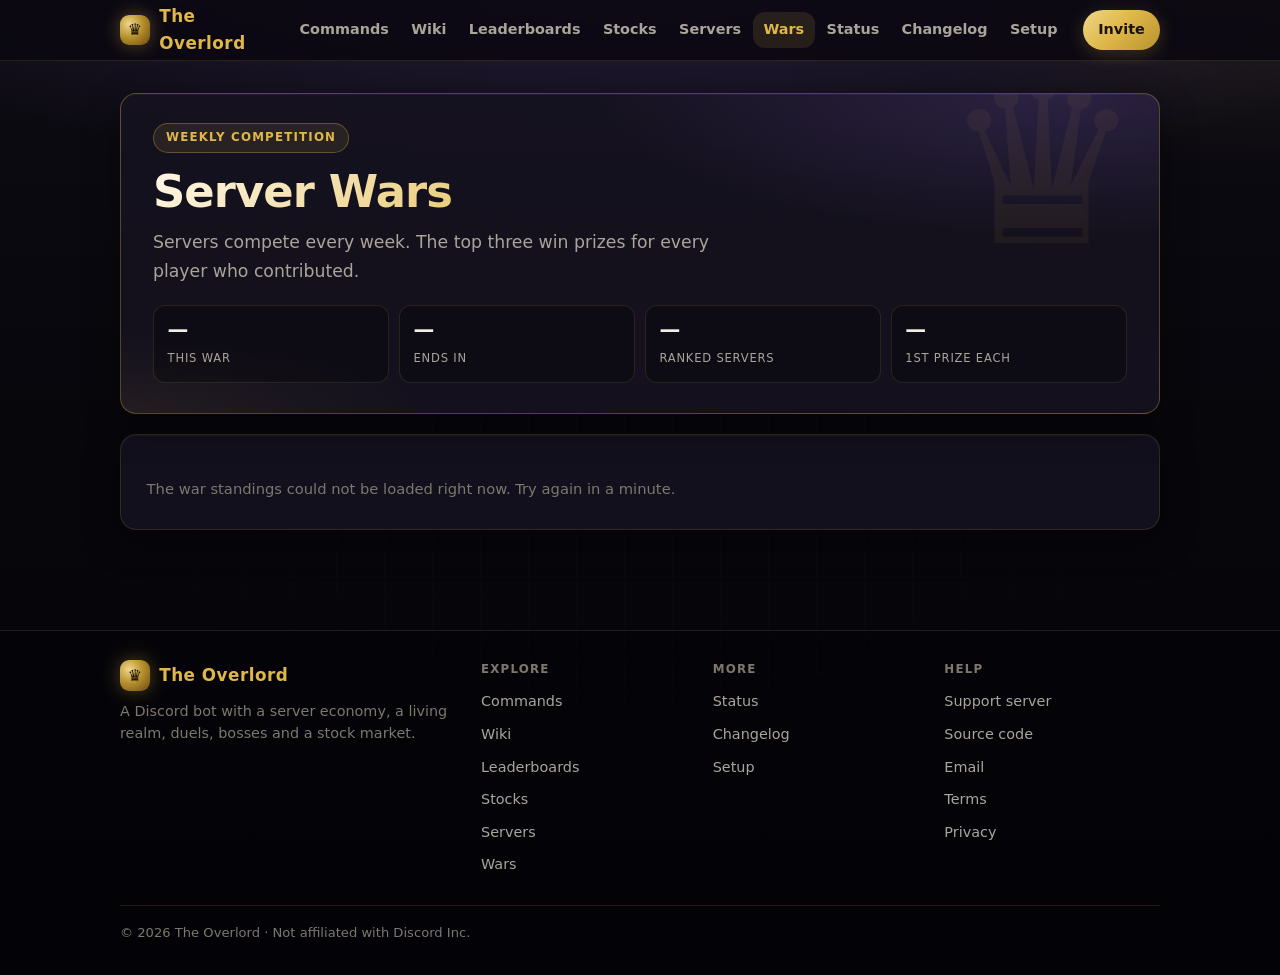
<file: wars.html>
<!DOCTYPE html>
<html lang="en">
<head>
  <meta charset="utf-8" />
  <meta name="viewport" content="width=device-width, initial-scale=1, viewport-fit=cover" />
  <title>Server Wars — The Overlord</title>
  <meta name="description" content="The weekly Server War: which servers are winning, past results and champions." />
  <meta name="theme-color" content="#e0b84a" />
  <link rel="stylesheet" href="styles.css" />
  <meta property="og:type" content="website" />
  <meta property="og:site_name" content="The Overlord" />
  <meta property="og:title" content="Server Wars — The Overlord" />               
  <meta property="og:description" content="The weekly Server War: which servers are winning, past results and champions." />    
  <meta property="og:image" content="https://thefallenstargg.github.io/Overlord-Website/og-image.png" />
  <meta property="og:image:width" content="1200" />
  <meta property="og:image:height" content="630" />
  <meta name="twitter:card" content="summary_large_image" />
</head>
<body>
  <script src="data.js"></script>

  <main class="wrap">
    <section class="card hero compact">
      <p class="eyebrow">Weekly competition</p>
      <h1>Server Wars</h1>
      <p class="lead" id="rules">Servers compete every week. The top three win prizes for every player who contributed.</p>
      <div class="stats">
        <div class="stat"><b id="w-week">—</b><span>This war</span></div>
        <div class="stat"><b id="w-ends">—</b><span>Ends in</span></div>
        <div class="stat"><b id="w-ranked">—</b><span>Ranked servers</span></div>
        <div class="stat"><b id="w-prize">—</b><span>1st prize each</span></div>
      </div>
    </section>

    <div id="content">
      <div class="skeleton block"></div><div class="skeleton block"></div>
    </div>
    <noscript><p class="meta">This page needs JavaScript to show the wars.</p></noscript>
  </main>

  <script>
    (async () => {
      const { fetchData, fmt, el, avatar, medal, duration } = Overlord;
      const $ = (id) => document.getElementById(id);
      const weekLabel = (key) => 'Week of ' + new Date(key + 'T00:00:00Z').toLocaleDateString(undefined, { month: 'short', day: 'numeric', timeZone: 'UTC' });
      const plural = (n, word) => fmt(n) + ' ' + word + (n === 1 ? '' : 's');

      function serverRow(s, i, value, sub) {
        return el('a', { class: 'lb-row' + (i != null && i < 3 ? ' top r' + (i + 1) : ''), href: 'servers.html#' + s.slug },
          el('span', { class: 'lb-rank', text: i == null ? '•' : medal(i) }),
          el('span', { class: 'lb-who' }, avatar(s, 34),
            el('span', { class: 'lb-name' }, el('span', { class: 'lb-title', text: s.name }), sub ? el('small', { text: sub }) : null)),
          el('span', { class: 'lb-value', text: value }));
      }

      const card = (title, sub, ...kids) =>
        el('section', { class: 'card' }, el('h2', { class: 'section-title', text: title }), sub ? el('p', { class: 'section-sub', text: sub }) : null, ...kids);

      try {
        const [w, sv] = await Promise.all([fetchData('wars.json'), fetchData('servers.json').catch(() => null)]);
        const r = w.rules;
        const prizes = r.prizes.map(fmt).join(' / ');

        $('rules').textContent =
          'Every week, each server adds up the coin profit of its top ' + r.topPlayers + ' players. A server is ranked once ' + r.minPlayers +
          ' players have made ' + fmt(r.minProfit) + '+ profit. The top 3 servers pay every contributing player ' + prizes +
          ' coins. A new war starts every Monday (UTC).';
        $('w-week').textContent = weekLabel(w.week.key).replace('Week of ', '');
        const left = (new Date(w.week.endsAt) - Date.now()) / 60000;
        $('w-ends').textContent = left > 0 ? duration(left) : 'Ending now';
        $('w-ranked').textContent = fmt(w.standings.length);
        $('w-prize').textContent = fmt(r.prizes[0]) + ' 🪙';

        const out = [];

        // This week
        out.push(card('🏆 This week', null,
          w.standings.length
            ? el('div', { class: 'lb-list' }, w.standings.map((s, i) => serverRow(s, i, fmt(s.score) + ' pts', plural(s.players, 'player'))))
            : el('p', { class: 'note', text: 'No server is ranked yet this week. A server needs ' + r.minPlayers + ' players with ' + fmt(r.minProfit) + '+ profit.' })));

        // Servers that are close
        const ranked = new Set(w.standings.map((s) => s.slug));
        const warming = sv ? sv.servers.filter((s) => s.war.players > 0 && !ranked.has(s.slug)).sort((a, b) => b.war.score - a.war.score) : [];
        if (warming.length) {
          out.push(card('🔥 Warming up', 'Not ranked yet. These servers still need more players to reach ' + fmt(r.minProfit) + '+ profit this week.',
            el('div', { class: 'lb-list' }, warming.map((s) =>
              serverRow(s, null, fmt(s.war.score) + ' pts', Math.min(s.war.players, r.minPlayers) + ' of ' + r.minPlayers + ' players')))));
        }

        // Champions
        if (w.champions.length) {
          out.push(card('👑 Champions', 'Servers with the most war wins.',
            el('div', { class: 'lb-list' }, w.champions.map((s, i) => serverRow(s, i, '🏆 ' + fmt(s.wins), null)))));
        }

        // Past weeks
        if (w.history.length) {
          out.push(el('h2', { class: 'section-title', text: '📜 Past weeks' }));
          for (const h of w.history) {
            out.push(card(weekLabel(h.week), null,
              el('div', { class: 'lb-list' }, h.top.map((s, i) => serverRow(s, i, fmt(s.score) + ' pts', null)))));
          }
        }

        $('content').replaceChildren(...out);
      } catch (err) {
        $('content').replaceChildren(el('div', { class: 'card' },
          el('p', { class: 'meta', text: 'The war standings could not be loaded right now. Try again in a minute.' })));
      }
    })();
  </script>
</body>
</html>
</file>
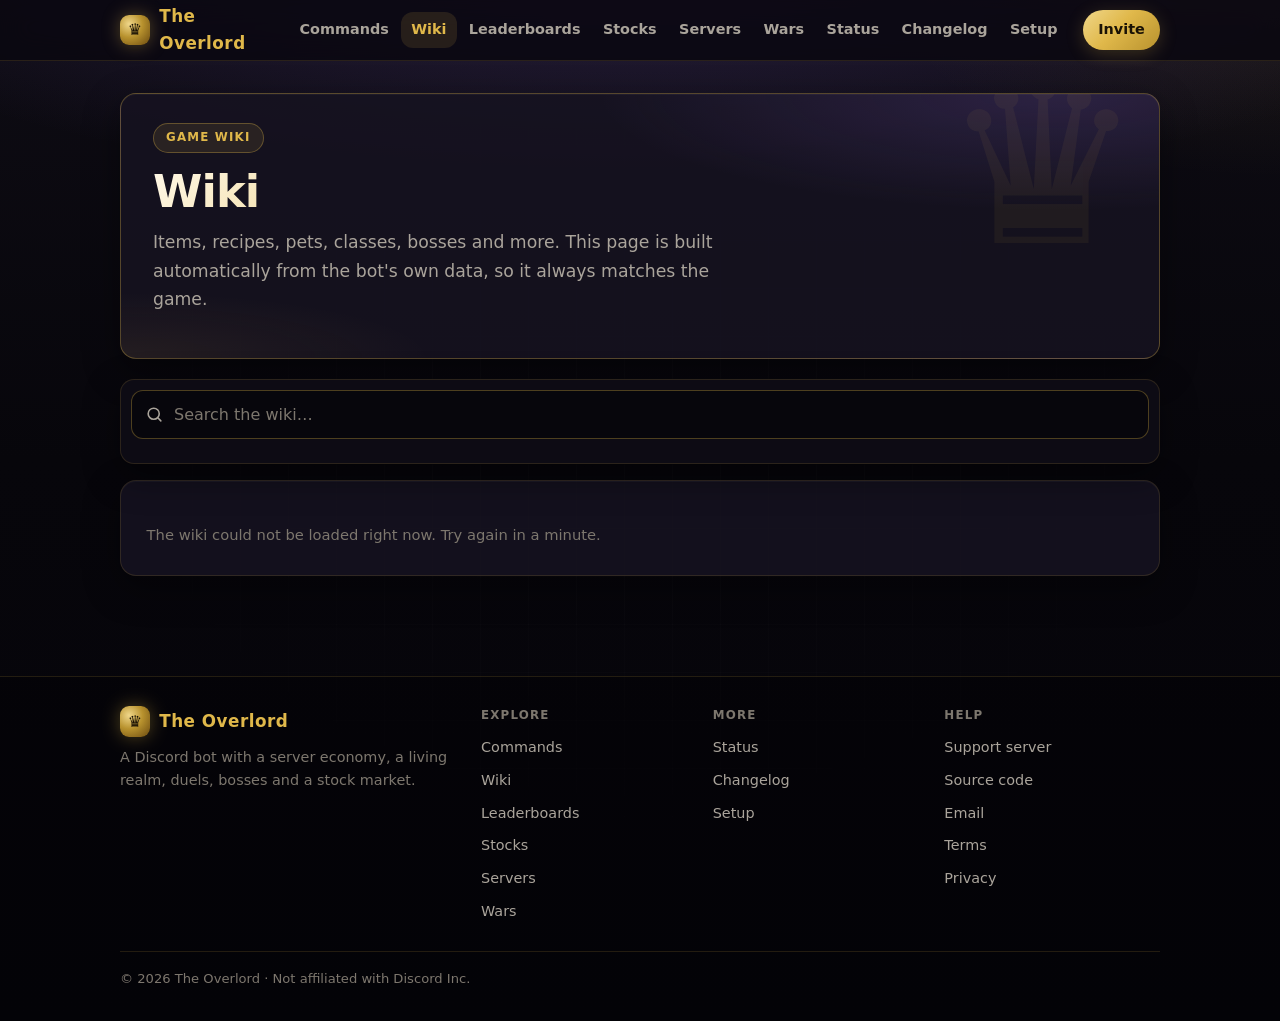
<file: wiki.html>
<!DOCTYPE html>
<html lang="en">
<head>
  <meta charset="utf-8" />
  <meta name="viewport" content="width=device-width, initial-scale=1, viewport-fit=cover" />
  <title>Wiki — The Overlord</title>
  <meta name="description" content="Items, recipes, pets, classes, bosses, stocks and more in The Overlord, built automatically from the bot." />
  <meta name="theme-color" content="#e0b84a" />
  <link rel="stylesheet" href="styles.css" />
  <meta property="og:type" content="website" />
  <meta property="og:site_name" content="The Overlord" />
  <meta property="og:title" content="Wiki — The Overlord" />                
  <meta property="og:description" content="Items, recipes, pets, classes, bosses, stocks and more in The Overlord, built automatically from the bot." />   
  <meta property="og:image" content="https://thefallenstargg.github.io/Overlord-Website/og-image.png" />
  <meta property="og:image:width" content="1200" />
  <meta property="og:image:height" content="630" />
  <meta name="twitter:card" content="summary_large_image" />
</head>
<body>
  <script src="data.js"></script>

  <main class="wrap">
    <section class="card hero compact">
      <p class="eyebrow">Game wiki</p>
      <h1>Wiki</h1>
      <p class="lead">
        Items, recipes, pets, classes, bosses and more. This page is built automatically from the bot's own data,
        so it always matches the game.
      </p>
    </section>

    <div class="toolbar">
      <input class="search" id="q" type="search" placeholder="Search the wiki…" autocomplete="off" aria-label="Search the wiki" />
      <div class="chips" id="groups" role="group" aria-label="Topics"></div>
    </div>
    <div class="chips jump" id="jump" hidden></div>

    <div id="content">
      <div class="skeleton block"></div><div class="skeleton block"></div><div class="skeleton block"></div>
    </div>
    <noscript><p class="meta">This page needs JavaScript to show the wiki.</p></noscript>
  </main>

  <script>
    (async () => {
      const { fetchData, el, rich } = Overlord;
      const $ = (id) => document.getElementById(id);
      let sections = [];
      let groups = [];
      let active = '';

      const textOf = (s, e) => [s.title, e.name, e.desc, ...e.tags, ...e.stats.flat()].join(' ').toLowerCase();

      function entryCard(e) {
        return el('article', { class: 'entry' },
          el('header', {},
            el('span', { class: 'entry-emoji', 'aria-hidden': 'true', text: e.emoji }),
            el('div', {},
              el('h3', { text: e.name }),
              e.tags.length ? el('div', { class: 'entry-tags' }, e.tags.map((t) => el('span', { class: 'pill', text: t }))) : null)),
          e.desc ? el('p', { class: 'entry-desc' }, rich(e.desc)) : null,
          e.stats.length
            ? el('dl', { class: 'kv' }, e.stats.flatMap(([label, value]) => [el('dt', { text: label }), el('dd', {}, rich(value))]))
            : null);
      }

      function sectionBlock(s, list) {
        return el('section', { class: 'wiki-sec', id: s.id },
          el('h2', { class: 'section-title' }, s.emoji + ' ' + s.title, el('span', { class: 'count', text: String(list.length) })),
          s.intro ? el('p', { class: 'section-sub' }, rich(s.intro)) : null,
          el('div', { class: 'entries' }, list.map(entryCard)));
      }

      function render() {
        const query = $('q').value.trim().toLowerCase();

        $('groups').replaceChildren(...groups.map((g) => {
          const b = el('button', { class: 'tab', type: 'button', 'aria-pressed': String(!query && g === active), text: g });
          b.addEventListener('click', () => { active = g; $('q').value = ''; render(); });
          return b;
        }));

        const blocks = [];
        for (const s of sections) {
          if (!query && s.group !== active) continue;
          const list = query ? s.entries.filter((e) => textOf(s, e).includes(query)) : s.entries;
          if (list.length) blocks.push(sectionBlock(s, list));
        }
        $('content').replaceChildren(...(blocks.length
          ? blocks
          : [el('div', { class: 'card' }, el('p', { class: 'meta', text: 'Nothing matches “' + query + '”.' }))]));

        const inGroup = sections.filter((s) => s.group === active);
        const jump = $('jump');
        jump.hidden = Boolean(query) || inGroup.length < 2;
        jump.replaceChildren(...inGroup.map((s) => {
          const b = el('button', { class: 'tab', type: 'button', text: s.emoji + ' ' + s.title });
          b.addEventListener('click', () => document.getElementById(s.id)?.scrollIntoView({ behavior: 'smooth', block: 'start' }));
          return b;
        }));
      }

      $('q').addEventListener('input', render);

      try {
        sections = (await fetchData('wiki.json')).sections;
        groups = [...new Set(sections.map((s) => s.group))];
        const target = sections.find((s) => s.id === location.hash.slice(1));
        active = target ? target.group : groups[0];
        render();
        if (target) document.getElementById(target.id)?.scrollIntoView();
      } catch (err) {
        $('content').replaceChildren(el('div', { class: 'card' },
          el('p', { class: 'meta', text: 'The wiki could not be loaded right now. Try again in a minute.' })));
      }
    })();
  </script>
</body>
</html>
</file>
<file: styles.css>
/* ============================================================
   The Overlord: shared styles (mobile first)
   ============================================================ */

:root {
  --bg0: #07060b;
  --bg1: #0e0c14;
  --bg2: #16131f;
  --card: rgba(22, 19, 32, 0.88);
  --card-solid: #161320;
  --text: #f2ede5;
  --muted: #aaa49b;
  --faint: #7d776e;
  --gold: #e0b84a;
  --gold-dim: #b8922e;
  --gold-soft: rgba(224, 184, 74, 0.12);
  --crimson: #c44536;
  --violet: #7c5cbf;
  --green: #4ade80;
  --amber: #fbbf24;
  --red: #f87171;
  --border: rgba(224, 184, 74, 0.14);
  --border-strong: rgba(224, 184, 74, 0.32);
  --link: #c4b5fd;
  --radius: 16px;
  --shadow: 0 12px 36px rgba(0, 0, 0, 0.4);
  --header-h: 3.75rem;
  --font: "Segoe UI", system-ui, -apple-system, Roboto, Ubuntu, Cantarell, sans-serif;
  --mono: ui-monospace, "Cascadia Code", "SF Mono", Menlo, Consolas, monospace;
}

*,
*::before,
*::after {
  box-sizing: border-box;
}

html {
  -webkit-text-size-adjust: 100%;
  text-size-adjust: 100%;
  scroll-behavior: smooth;
  scroll-padding-top: 5rem;
  color-scheme: dark;
}

body {
  margin: 0;
  min-height: 100vh;
  min-height: 100dvh;
  padding-left: env(safe-area-inset-left, 0px);
  padding-right: env(safe-area-inset-right, 0px);
  font-family: var(--font);
  font-size: 1rem;
  line-height: 1.6;
  color: var(--text);
  background-color: var(--bg0);
  background-image:
    radial-gradient(ellipse 120% 45% at 50% -8%, rgba(124, 92, 191, 0.3), transparent 60%),
    radial-gradient(ellipse 60% 35% at 100% 0%, rgba(224, 184, 74, 0.08), transparent 50%),
    linear-gradient(180deg, var(--bg1) 0%, var(--bg0) 45%, #05040a 100%);
  background-repeat: no-repeat;
  overflow-x: clip;
}

@media (min-width: 900px) {
  /* subtle grid texture, desktop only (it's wasted effort on phones) */
  body::before {
    content: "";
    pointer-events: none;
    position: fixed;
    inset: 0;
    z-index: 0;
    background-image:
      linear-gradient(rgba(255, 255, 255, 0.015) 1px, transparent 1px),
      linear-gradient(90deg, rgba(255, 255, 255, 0.015) 1px, transparent 1px);
    background-size: 48px 48px;
    mask-image: radial-gradient(ellipse at center, black 20%, transparent 75%);
    -webkit-mask-image: radial-gradient(ellipse at center, black 20%, transparent 75%);
  }
}

a {
  color: var(--link);
  text-decoration: none;
  transition: color 0.15s ease;
}

a:hover {
  color: var(--gold);
}

:focus-visible {
  outline: 2px solid var(--gold);
  outline-offset: 2px;
  border-radius: 6px;
}

code {
  font-family: var(--mono);
  font-size: 0.88em;
  background: rgba(0, 0, 0, 0.45);
  border: 1px solid var(--border);
  border-radius: 5px;
  padding: 0.1em 0.4em;
  color: #f5e6c8;
  overflow-wrap: anywhere;
}

img {
  max-width: 100%;
}

.wrap {
  width: min(1040px, 100% - 2rem);
  margin-inline: auto;
  position: relative;
  z-index: 1;
}

/* ---------- Header ---------- */

.site-header {
  position: sticky;
  top: 0;
  z-index: 60;
  padding-top: env(safe-area-inset-top, 0px);
  border-bottom: 1px solid var(--border);
  background: rgba(10, 8, 16, 0.86);
  backdrop-filter: blur(14px) saturate(1.3);
  -webkit-backdrop-filter: blur(14px) saturate(1.3);
}

.site-header .wrap {
  position: static;
  display: flex;
  align-items: center;
  gap: 0.6rem;
  height: var(--header-h);
}

.brand {
  display: flex;
  align-items: center;
  gap: 0.55rem;
  margin-right: auto;
  min-width: 0;
  font-weight: 800;
  font-size: 1.05rem;
  letter-spacing: 0.03em;
  color: var(--gold) !important;
  text-decoration: none !important;
}

.brand-mark {
  flex: none;
  width: 1.9rem;
  height: 1.9rem;
  display: grid;
  place-items: center;
  border-radius: 9px;
  font-size: 1rem;
  color: #1a1205;
  background: radial-gradient(circle at 30% 30%, #f0d78a, var(--gold-dim) 45%, #6b4a10 100%);
  box-shadow: 0 0 18px rgba(224, 184, 74, 0.35);
}

/* Menu (a dropdown sheet on phones, a row on desktop) */
.nav {
  position: absolute;
  left: 0;
  right: 0;
  top: 100%;
  display: none;
  grid-template-columns: 1fr 1fr;
  gap: 0.45rem;
  padding: 0.8rem 1rem 1rem;
  background: rgba(12, 10, 19, 0.98);
  border-bottom: 1px solid var(--border-strong);
  box-shadow: 0 18px 30px rgba(0, 0, 0, 0.5);
}

.site-header.open .nav {
  display: grid;
}

.nav a {
  display: flex;
  align-items: center;
  gap: 0.55rem;
  min-height: 2.9rem;
  padding: 0.55rem 0.85rem;
  border-radius: 12px;
  background: rgba(255, 255, 255, 0.045);
  color: var(--text);
  font-weight: 650;
  font-size: 0.95rem;
}

.nav a.active {
  background: var(--gold-soft);
  color: var(--gold);
  box-shadow: inset 0 0 0 1px var(--border-strong);
}

.nav-icon {
  width: 1.4rem;
  text-align: center;
  font-size: 1.1rem;
}

.menu-btn {
  display: grid;
  place-content: center;
  gap: 5px;
  width: 2.75rem;
  height: 2.75rem;
  padding: 0;
  border: 1px solid var(--border);
  border-radius: 12px;
  background: rgba(255, 255, 255, 0.04);
  cursor: pointer;
}

.menu-btn span {
  display: block;
  width: 1.15rem;
  height: 2px;
  border-radius: 2px;
  background: var(--text);
  transition: transform 0.2s ease, opacity 0.2s ease;
}

.site-header.open .menu-btn span:nth-child(1) {
  transform: translateY(7px) rotate(45deg);
}

.site-header.open .menu-btn span:nth-child(2) {
  opacity: 0;
}

.site-header.open .menu-btn span:nth-child(3) {
  transform: translateY(-7px) rotate(-45deg);
}

/* If JavaScript is off, the old plain menu still works */
.site-header nav:not(.nav) {
  display: flex;
  flex-wrap: wrap;
  justify-content: flex-end;
  gap: 0.3rem 0.9rem;
  font-size: 0.88rem;
}

.site-header nav:not(.nav) a:not(.btn) {
  color: var(--muted);
}

@media (min-width: 1000px) {
  .menu-btn {
    display: none;
  }

  .site-header .nav,
  .site-header.open .nav {
    position: static;
    display: flex;
    gap: 0.1rem;
    padding: 0;
    background: none;
    border: 0;
    box-shadow: none;
    margin-right: 0.35rem;
  }

  .nav a {
    min-height: 0;
    padding: 0.4rem 0.65rem;
    background: none;
    color: var(--muted);
    font-size: 0.9rem;
    font-weight: 600;
  }

  .nav a:hover {
    color: var(--text);
    background: rgba(255, 255, 255, 0.05);
  }

  .nav a.active {
    color: var(--gold);
    background: var(--gold-soft);
    box-shadow: none;
  }

  .nav-icon {
    display: none;
  }
}

/* ---------- Buttons ---------- */

.btn {
  display: inline-flex;
  align-items: center;
  justify-content: center;
  gap: 0.4rem;
  min-height: 2.75rem;
  padding: 0.55rem 1.1rem;
  border: 0;
  border-radius: 999px;
  font: inherit;
  font-weight: 750;
  font-size: 0.95rem;
  line-height: 1.2;
  color: #1a1205 !important;
  text-decoration: none !important;
  background: linear-gradient(135deg, #f0d78a 0%, var(--gold) 45%, var(--gold-dim) 100%);
  box-shadow: 0 4px 18px rgba(224, 184, 74, 0.22);
  cursor: pointer;
  transition: transform 0.15s ease, filter 0.15s ease, box-shadow 0.15s ease;
}

.btn:hover {
  filter: brightness(1.07);
  transform: translateY(-1px);
  box-shadow: 0 8px 26px rgba(224, 184, 74, 0.32);
  color: #1a1205 !important;
}

.btn-sm {
  min-height: 2.5rem;
  padding: 0.4rem 0.95rem;
  font-size: 0.9rem;
}

.btn-lg {
  min-height: 3rem;
  padding: 0.7rem 1.4rem;
  font-size: 1rem;
}

.btn-secondary {
  background: rgba(255, 255, 255, 0.03);
  color: var(--text) !important;
  border: 1px solid var(--border-strong);
  box-shadow: none;
}

.btn-secondary:hover {
  background: var(--gold-soft);
  color: var(--gold) !important;
  filter: none;
  box-shadow: none;
}

/* ---------- Layout & cards ---------- */

main {
  padding: 1.1rem 0 2.5rem;
}

.card {
  margin-bottom: 1rem;
  padding: 1.15rem 1rem 1.3rem;
  background: var(--card);
  border: 1px solid var(--border);
  border-radius: 14px;
  box-shadow: var(--shadow), inset 0 1px 0 rgba(255, 255, 255, 0.04);
}

@media (min-width: 640px) {
  main {
    padding: 2rem 0 3.5rem;
  }

  .card {
    margin-bottom: 1.25rem;
    padding: 1.6rem 1.6rem 1.8rem;
    border-radius: var(--radius);
  }
}

/* ---------- Hero ---------- */

.hero {
  position: relative;
  overflow: hidden;
  padding: 1.5rem 1.1rem 1.4rem;
  border-color: var(--border-strong);
  background:
    radial-gradient(ellipse 80% 80% at 90% 0%, rgba(124, 92, 191, 0.22), transparent 55%),
    radial-gradient(ellipse 60% 50% at 0% 100%, rgba(224, 184, 74, 0.08), transparent 50%),
    var(--card);
}

.hero::before {
  content: "♛";
  position: absolute;
  right: -0.5rem;
  top: -1.4rem;
  font-size: 9rem;
  line-height: 1;
  color: var(--gold);
  opacity: 0.06;
  pointer-events: none;
}

.hero > * {
  position: relative;
}

.hero.compact {
  padding-bottom: 1.1rem;
}

@media (min-width: 640px) {
  .hero {
    padding: 2.4rem 2rem 2.2rem;
  }

  .hero.compact {
    padding: 1.8rem 2rem 1.5rem;
  }

  .hero::before {
    font-size: 14rem;
    right: 1rem;
    top: -2.5rem;
  }
}

.eyebrow {
  display: inline-flex;
  align-items: center;
  gap: 0.4rem;
  margin: 0 0 0.9rem;
  padding: 0.28rem 0.75rem;
  font-size: 0.74rem;
  font-weight: 700;
  letter-spacing: 0.1em;
  text-transform: uppercase;
  color: var(--gold);
  background: rgba(224, 184, 74, 0.1);
  border: 1px solid var(--border-strong);
  border-radius: 999px;
}

.hero h1 {
  margin: 0 0 0.7rem;
  font-size: clamp(1.9rem, 8vw, 2.8rem);
  line-height: 1.12;
  font-weight: 800;
  letter-spacing: -0.02em;
  background: linear-gradient(135deg, #fff8e7 0%, var(--gold) 50%, #c9a227 100%);
  -webkit-background-clip: text;
  background-clip: text;
  color: transparent;
}

.lead {
  margin: 0 0 1.25rem;
  max-width: 38rem;
  color: var(--muted);
  font-size: 1rem;
  line-height: 1.65;
}

@media (min-width: 640px) {
  .lead {
    font-size: 1.08rem;
  }
}

.cta-row {
  display: flex;
  flex-wrap: wrap;
  gap: 0.65rem;
  margin-bottom: 1rem;
}

@media (max-width: 480px) {
  .cta-row .btn {
    flex: 1 1 100%;
  }
}

.meta {
  margin: 1rem 0 0;
  color: var(--faint);
  font-size: 0.92rem;
}

.meta.tight {
  margin-top: 0.5rem;
}

/* Little number tiles */
.stats {
  display: grid;
  grid-template-columns: repeat(2, 1fr);
  gap: 0.6rem;
  margin: 1.2rem 0 0.4rem;
}

@media (min-width: 720px) {
  .stats {
    grid-template-columns: repeat(4, 1fr);
  }
}

.stat {
  padding: 0.75rem 0.85rem;
  background: rgba(0, 0, 0, 0.3);
  border: 1px solid var(--border);
  border-radius: 12px;
}

.stat b {
  display: block;
  font-size: 1.3rem;
  font-weight: 800;
  line-height: 1.25;
  font-variant-numeric: tabular-nums;
}

.stat b.ok {
  color: var(--green);
}

.stat b.bad {
  color: var(--red);
}

.stat span {
  font-size: 0.72rem;
  letter-spacing: 0.07em;
  text-transform: uppercase;
  color: var(--muted);
}

/* ---------- Section titles ---------- */

.section-title {
  display: flex;
  align-items: center;
  flex-wrap: wrap;
  gap: 0.5rem;
  margin: 0 0 0.35rem;
  font-size: 1.2rem;
  font-weight: 750;
  letter-spacing: -0.01em;
}

.section-sub {
  margin: 0 0 1rem;
  color: var(--muted);
  font-size: 0.96rem;
}

.count {
  padding: 0.05rem 0.55rem;
  font-size: 0.75rem;
  font-weight: 700;
  color: var(--muted);
  background: rgba(255, 255, 255, 0.06);
  border-radius: 999px;
}

/* ---------- Feature cards ---------- */

.feature-grid {
  display: grid;
  gap: 0.75rem;
  margin: 0;
  padding: 0;
  list-style: none;
}

@media (min-width: 640px) {
  .feature-grid {
    grid-template-columns: 1fr 1fr;
    gap: 1rem;
  }
}

.feature-grid.three {
  grid-template-columns: 1fr;
}

@media (min-width: 720px) {
  .feature-grid.three {
    grid-template-columns: repeat(3, 1fr);
  }
}

.feature-card {
  padding: 1rem 1.05rem 1.1rem;
  background: rgba(0, 0, 0, 0.28);
  border: 1px solid var(--border);
  border-radius: 12px;
  transition: border-color 0.15s ease, transform 0.15s ease;
}

.feature-card:hover {
  border-color: var(--border-strong);
  transform: translateY(-2px);
}

.feature-icon {
  margin-bottom: 0.5rem;
  font-size: 1.5rem;
  line-height: 1;
}

.feature-card h3 {
  margin: 0 0 0.3rem;
  font-size: 1.02rem;
  font-weight: 700;
  color: var(--gold);
}

.feature-card p {
  margin: 0;
  font-size: 0.93rem;
  line-height: 1.55;
  color: var(--muted);
}

/* Link tiles */
.tiles {
  display: grid;
  grid-template-columns: repeat(2, 1fr);
  gap: 0.65rem;
  margin: 0;
  padding: 0;
  list-style: none;
}

@media (min-width: 720px) {
  .tiles {
    grid-template-columns: repeat(4, 1fr);
    gap: 0.85rem;
  }
}

.tile {
  display: flex;
  flex-direction: column;
  gap: 0.15rem;
  height: 100%;
  padding: 0.9rem;
  color: inherit;
  text-decoration: none !important;
  background: rgba(0, 0, 0, 0.26);
  border: 1px solid var(--border);
  border-radius: 14px;
  transition: border-color 0.15s ease, transform 0.15s ease, background 0.15s ease;
}

.tile:hover {
  border-color: var(--border-strong);
  background: var(--gold-soft);
  transform: translateY(-2px);
}

.t-icon {
  font-size: 1.45rem;
  line-height: 1.2;
}

.tile strong {
  color: var(--gold);
}

.tile small {
  color: var(--muted);
  font-size: 0.82rem;
  line-height: 1.4;
}

/* Latest update teaser */
.teaser {
  display: flex;
  gap: 0.9rem;
  align-items: flex-start;
  border-left: 4px solid var(--accent, var(--gold));
}

.teaser .log-emoji {
  flex: none;
}

.teaser h2 {
  margin: 0;
  font-size: 1.1rem;
}

.teaser p {
  margin: 0.25rem 0 0.6rem;
  color: var(--muted);
  font-size: 0.94rem;
}

/* ---------- Lists / steps / chips ---------- */

.feature-list {
  margin: 0;
  padding-left: 1.15rem;
  color: var(--muted);
}

.feature-list li {
  margin: 0.55rem 0;
}

.feature-list strong {
  color: var(--text);
}

.steps {
  margin: 0;
  padding: 0;
  list-style: none;
  counter-reset: step;
}

.steps li {
  counter-increment: step;
  position: relative;
  padding: 0.85rem 0 0.85rem 2.9rem;
  color: var(--muted);
  border-bottom: 1px solid var(--border);
}

.steps li:last-child {
  padding-bottom: 0;
  border-bottom: 0;
}

.steps li::before {
  content: counter(step);
  position: absolute;
  left: 0;
  top: 0.8rem;
  width: 1.9rem;
  height: 1.9rem;
  display: grid;
  place-items: center;
  font-size: 0.85rem;
  font-weight: 700;
  color: var(--gold);
  background: var(--gold-soft);
  border: 1px solid var(--border-strong);
  border-radius: 50%;
}

.steps strong {
  color: var(--text);
}

.perm-row {
  display: flex;
  flex-wrap: wrap;
  gap: 0.45rem;
  margin: 0.75rem 0 0;
}

.perm,
.pill {
  display: inline-flex;
  align-items: center;
  gap: 0.35rem;
  padding: 0.28rem 0.7rem;
  font-size: 0.8rem;
  font-weight: 650;
  color: var(--muted);
  background: rgba(0, 0, 0, 0.35);
  border: 1px solid var(--border);
  border-radius: 999px;
}

.pill.ok {
  color: var(--green);
  border-color: rgba(74, 222, 128, 0.35);
  background: rgba(74, 222, 128, 0.08);
}

.pill.warn {
  color: var(--amber);
  border-color: rgba(251, 191, 36, 0.35);
  background: rgba(251, 191, 36, 0.08);
}

.pill.bad {
  color: var(--red);
  border-color: rgba(248, 113, 113, 0.35);
  background: rgba(248, 113, 113, 0.08);
}

.note {
  margin: 0;
  padding: 0.8rem 1rem;
  font-size: 0.9rem;
  color: var(--muted);
  background: rgba(124, 92, 191, 0.12);
  border: 1px solid rgba(124, 92, 191, 0.3);
  border-radius: 12px;
}

/* ---------- Link cards (older pages) ---------- */

.links {
  display: grid;
  gap: 0.85rem;
}

@media (min-width: 640px) {
  .links {
    grid-template-columns: 1fr 1fr;
  }
}

.link-card {
  display: block;
  padding: 1.2rem 1.25rem;
  color: inherit;
  text-decoration: none !important;
  background: var(--card);
  border: 1px solid var(--border);
  border-radius: var(--radius);
  box-shadow: var(--shadow);
  transition: border-color 0.15s ease, transform 0.15s ease;
}

.link-card:hover {
  border-color: var(--gold-dim);
  transform: translateY(-2px);
}

.link-card h2 {
  margin: 0 0 0.4rem;
  font-size: 1.1rem;
  color: var(--gold);
}

.link-card p {
  margin: 0;
  font-size: 0.94rem;
  color: var(--muted);
}

/* ---------- Legal pages ---------- */

article.card h1 {
  margin: 0 0 0.35rem;
  font-size: 1.6rem;
  line-height: 1.2;
  color: var(--gold);
}

article.card h2 {
  margin: 1.7rem 0 0.55rem;
  padding-bottom: 0.35rem;
  font-size: 1.1rem;
  border-bottom: 1px solid var(--border);
}

article.card p,
article.card li {
  color: var(--muted);
  line-height: 1.7;
}

article.card strong {
  color: var(--text);
}

@media (min-width: 640px) {
  article.card h1 {
    font-size: 1.85rem;
  }
}

/* ---------- Command table (setup page) ---------- */

.cmd-table {
  display: grid;
  gap: 0.2rem;
}

.cmd-table > div {
  display: grid;
  gap: 0.15rem;
  padding: 0.6rem 0;
  font-size: 0.95rem;
  color: var(--muted);
  border-bottom: 1px solid var(--border);
}

.cmd-table > div:last-child {
  border-bottom: 0;
}

@media (min-width: 640px) {
  .cmd-table > div {
    grid-template-columns: minmax(8rem, 17rem) 1fr;
    gap: 0.5rem 1rem;
    align-items: baseline;
  }
}

/* ---------- Search bar & chips ---------- */

.toolbar {
  position: sticky;
  top: calc(var(--header-h) + env(safe-area-inset-top, 0px) + 0.5rem);
  z-index: 30;
  display: grid;
  gap: 0.6rem;
  margin-bottom: 1rem;
  padding: 0.65rem;
  background: rgba(14, 12, 22, 0.94);
  border: 1px solid var(--border);
  border-radius: 14px;
  box-shadow: var(--shadow);
  backdrop-filter: blur(10px);
  -webkit-backdrop-filter: blur(10px);
}

.search {
  width: 100%;
  min-height: 2.9rem;
  padding: 0.65rem 0.9rem 0.65rem 2.6rem;
  font: inherit;
  font-size: 1rem; /* 16px stops iPhones zooming in */
  color: var(--text);
  background: rgba(0, 0, 0, 0.4)
    url("data:image/svg+xml,%3Csvg xmlns='http://www.w3.org/2000/svg' viewBox='0 0 24 24' fill='none' stroke='%23aaa49b' stroke-width='2' stroke-linecap='round'%3E%3Ccircle cx='11' cy='11' r='7'/%3E%3Cpath d='m20 20-3.5-3.5'/%3E%3C/svg%3E")
    no-repeat 0.8rem center / 1.2rem;
  border: 1px solid var(--border-strong);
  border-radius: 12px;
}

.search::placeholder {
  color: var(--faint);
}

.search:focus {
  outline: none;
  border-color: var(--gold);
}

.tabs,
.chips {
  display: flex;
  gap: 0.45rem;
  padding: 0.15rem 0;
  overflow-x: auto;
  scrollbar-width: none;
  -webkit-overflow-scrolling: touch;
  scroll-snap-type: x proximity;
}

.tabs::-webkit-scrollbar,
.chips::-webkit-scrollbar {
  display: none;
}

.tabs {
  margin: 1rem 0 0;
}

.tabs.small {
  margin: 0 0 1rem;
}

@media (min-width: 900px) {
  .tabs {
    flex-wrap: wrap;
    overflow: visible;
  }
}

.tab {
  flex: 0 0 auto;
  min-height: 2.5rem;
  padding: 0.45rem 0.95rem;
  font: inherit;
  font-size: 0.92rem;
  font-weight: 650;
  white-space: nowrap;
  color: var(--muted);
  background: rgba(0, 0, 0, 0.35);
  border: 1px solid var(--border);
  border-radius: 999px;
  cursor: pointer;
  scroll-snap-align: start;
  transition: color 0.15s ease, border-color 0.15s ease;
}

.tab:hover {
  color: var(--text);
  border-color: var(--border-strong);
}

.tab[aria-selected="true"],
.tab[aria-pressed="true"] {
  color: #1a1205;
  background: linear-gradient(135deg, #f0d78a 0%, var(--gold) 45%, var(--gold-dim) 100%);
  border-color: transparent;
}

/* ---------- Command list ---------- */

.cmd-cat {
  margin-bottom: 1.6rem;
}

.cmd-list {
  display: grid;
  gap: 0.55rem;
}

@media (min-width: 800px) {
  .cmd-list {
    grid-template-columns: 1fr 1fr;
  }
}

.cmd {
  display: grid;
  gap: 0.3rem;
  align-content: start;
  padding: 0.8rem 0.95rem;
  background: var(--card);
  border: 1px solid var(--border);
  border-radius: 12px;
}

.cmd-usage {
  display: block;
  width: 100%;
  padding: 0;
  font-family: var(--mono);
  font-size: 0.9rem;
  line-height: 1.45;
  text-align: left;
  color: #f5e6c8;
  overflow-wrap: anywhere;
  background: none;
  border: 0;
  cursor: pointer;
}

.cmd-usage:hover {
  color: var(--gold);
}

.cmd-desc {
  margin: 0;
  font-size: 0.93rem;
  color: var(--muted);
}

.cmd-alias {
  margin: 0;
  font-size: 0.8rem;
  color: var(--faint);
}

/* ---------- Status page ---------- */

.status-card {
  display: flex;
  align-items: center;
  gap: 1rem;
}

.status-dot {
  position: relative;
  flex: none;
  width: 1rem;
  height: 1rem;
  background: var(--faint);
  border-radius: 50%;
}

.status-dot.ok {
  background: var(--green);
}

.status-dot.bad {
  background: var(--red);
}

.status-dot.ok::after {
  content: "";
  position: absolute;
  inset: -4px;
  border: 2px solid var(--green);
  border-radius: 50%;
  animation: pulse 2s ease-out infinite;
}

@keyframes pulse {
  0% {
    transform: scale(0.6);
    opacity: 0.7;
  }
  100% {
    transform: scale(1.7);
    opacity: 0;
  }
}

.status-title {
  margin: 0;
  font-size: 1.3rem;
  font-weight: 800;
  line-height: 1.25;
}

.status-sub {
  margin: 0.2rem 0 0;
  font-size: 0.92rem;
  color: var(--muted);
}

.bars {
  display: grid;
  grid-template-columns: repeat(7, 1fr);
  gap: 0.4rem;
  margin: 1rem 0 0.5rem;
}

.bar-day {
  display: flex;
  flex-direction: column;
  align-items: center;
  gap: 0.3rem;
}

.bar-fill {
  width: 100%;
  height: 3.2rem;
  background: rgba(255, 255, 255, 0.08);
  border-radius: 8px;
}

.bar-fill.ok {
  background: linear-gradient(180deg, #6ee7a0, #22a35a);
}

.bar-fill.warn {
  background: linear-gradient(180deg, #fcd34d, #c98a0b);
}

.bar-fill.bad {
  background: linear-gradient(180deg, #fca5a5, #cf3a3a);
}

.bar-day small {
  font-size: 0.72rem;
  line-height: 1.2;
  color: var(--muted);
}

.bar-day .bar-pct {
  font-size: 0.66rem;
  color: var(--faint);
}

.incident {
  display: grid;
  gap: 0.1rem;
  margin-top: 0.6rem;
  padding: 0.75rem 0.95rem;
  background: rgba(0, 0, 0, 0.26);
  border-left: 3px solid var(--red);
  border-radius: 0 12px 12px 0;
}

.incident.discord {
  border-left-color: var(--amber);
}

.incident strong {
  font-size: 0.97rem;
}

.incident span {
  font-size: 0.86rem;
  color: var(--muted);
}

/* ---------- Loading & toast ---------- */

.skeleton {
  min-height: 1rem;
  background: linear-gradient(90deg, rgba(255, 255, 255, 0.04), rgba(255, 255, 255, 0.1), rgba(255, 255, 255, 0.04));
  background-size: 200% 100%;
  border-radius: 10px;
  animation: shimmer 1.4s ease-in-out infinite;
}

.skeleton.block {
  height: 3.6rem;
  margin-bottom: 0.55rem;
}

@keyframes shimmer {
  0% {
    background-position: 200% 0;
  }
  100% {
    background-position: -200% 0;
  }
}

.toast {
  position: fixed;
  left: 50%;
  bottom: calc(1.25rem + env(safe-area-inset-bottom, 0px));
  z-index: 100;
  max-width: calc(100% - 2rem);
  padding: 0.65rem 1.1rem;
  font-size: 0.92rem;
  font-weight: 600;
  color: #1a1205;
  background: var(--gold);
  border-radius: 999px;
  box-shadow: 0 10px 30px rgba(0, 0, 0, 0.5);
  opacity: 0;
  pointer-events: none;
  transform: translate(-50%, 16px);
  transition: opacity 0.2s ease, transform 0.2s ease;
}

.toast.show {
  opacity: 1;
  transform: translate(-50%, 0);
}

/* ---------- Leaderboards (current page) & changelog ---------- */

.lb-list {
  display: grid;
}

.lb-row {
  display: grid;
  grid-template-columns: 2.2rem 1fr auto;
  gap: 0.25rem 0.7rem;
  align-items: center;
  padding: 0.65rem 0.25rem;
  border-bottom: 1px solid var(--border);
}

.lb-row:last-child {
  border-bottom: 0;
}

.lb-row.top {
  background: rgba(224, 184, 74, 0.05);
}

.lb-rank {
  text-align: center;
  font-weight: 700;
  font-size: 1.05rem;
  color: var(--muted);
}

.lb-who {
  display: flex;
  align-items: center;
  gap: 0.65rem;
  min-width: 0;
}

.lb-who img {
  flex: none;
  width: 32px;
  height: 32px;
  background: rgba(0, 0, 0, 0.4);
  border-radius: 50%;
}

.lb-name {
  display: flex;
  flex-direction: column;
  min-width: 0;
  overflow-wrap: anywhere;
}

.lb-title {
  font-weight: 600;
}

.lb-name small {
  font-size: 0.82rem;
  color: var(--faint);
}

.lb-value {
  font-weight: 700;
  white-space: nowrap;
  color: var(--gold);
  font-variant-numeric: tabular-nums;
}

.lb-empty {
  margin: 0;
  padding: 1rem 0;
  color: var(--muted);
}

.log-entry {
  border-left: 4px solid var(--accent, var(--gold));
}

.log-head {
  display: flex;
  align-items: center;
  gap: 0.85rem;
  margin-bottom: 0.6rem;
}

.log-emoji {
  font-size: 1.9rem;
  line-height: 1;
}

.log-title {
  display: flex;
  flex-wrap: wrap;
  align-items: center;
  gap: 0.5rem;
  margin: 0;
  font-size: 1.2rem;
  line-height: 1.3;
}

.log-badge {
  padding: 0.15rem 0.6rem;
  font-size: 0.7rem;
  font-weight: 750;
  letter-spacing: 0.08em;
  text-transform: uppercase;
  color: #1a1205;
  background: var(--gold);
  border-radius: 999px;
}

.log-date {
  margin: 0.1rem 0 0;
  font-size: 0.88rem;
  color: var(--faint);
}

.log-summary {
  margin: 0 0 1rem;
  color: var(--muted);
}

.log-section h3 {
  margin: 1.1rem 0 0.35rem;
  font-size: 1rem;
  color: var(--gold);
}

.log-section ul {
  margin: 0;
  padding-left: 1.2rem;
  color: var(--muted);
}

.log-section li {
  margin: 0.4rem 0;
}

.log-section strong {
  color: var(--text);
}

/* ---------- Footer ---------- */

.site-footer {
  position: relative;
  z-index: 1;
  margin-top: 1.5rem;
  padding: 1.8rem 0 calc(2rem + env(safe-area-inset-bottom, 0px));
  font-size: 0.9rem;
  color: var(--faint);
  background: rgba(0, 0, 0, 0.25);
  border-top: 1px solid var(--border);
}

.site-footer a {
  color: var(--muted);
}

.site-footer a:hover {
  color: var(--gold);
}

.foot-grid {
  display: grid;
  grid-template-columns: 1fr 1fr;
  gap: 1.4rem 1rem;
}

.foot-brand {
  grid-column: 1 / -1;
}

.foot-blurb {
  max-width: 24rem;
  margin: 0.6rem 0 0;
  line-height: 1.55;
}

.foot-col h3 {
  margin: 0 0 0.4rem;
  font-size: 0.74rem;
  letter-spacing: 0.1em;
  text-transform: uppercase;
  color: var(--faint);
}

.foot-col a {
  display: block;
  padding: 0.3rem 0;
}

.foot-legal {
  margin: 1.5rem 0 0;
  padding-top: 1rem;
  font-size: 0.82rem;
  border-top: 1px solid var(--border);
}

@media (min-width: 720px) {
  .foot-grid {
    grid-template-columns: 1.6fr 1fr 1fr 1fr;
  }

  .foot-brand {
    grid-column: auto;
  }
}

/* ---------- 404 ---------- */

.center-hero {
  padding: 2.5rem 1.25rem;
  text-align: center;
}

.center-hero .lead {
  margin-left: auto;
  margin-right: auto;
}

/* ---------- Motion ---------- */

@media (prefers-reduced-motion: reduce) {
  *,
  *::before,
  *::after {
    animation: none !important;
    transition: none !important;
    scroll-behavior: auto !important;
  }
  }

/* ============================================================
   Leaderboards, servers, wars and wiki
   ============================================================ */

[hidden] {
  display: none !important;
}

.tabs.flush {
  margin: 0 0 0.6rem;
}

.chips.jump {
  margin: 0 0 1rem;
}

.avatar {
  flex: none;
  display: inline-grid;
  place-items: center;
  overflow: hidden;
  font-weight: 800;
  line-height: 1;
  color: var(--text);
  background: linear-gradient(135deg, rgba(124, 92, 191, 0.45), rgba(224, 184, 74, 0.35));
  border: 1px solid var(--border-strong);
  border-radius: 50%;
}

.avatar img {
  display: block;
  width: 100%;
  height: 100%;
  object-fit: cover;
}

/* ranked rows */
a.lb-row {
  color: inherit;
  text-decoration: none;
}

a.lb-row:hover {
  background: var(--gold-soft);
}

.lb-row.r1 {
  background: linear-gradient(90deg, rgba(240, 192, 64, 0.14), transparent);
}

.lb-row.r2 {
  background: linear-gradient(90deg, rgba(200, 205, 215, 0.11), transparent);
}

.lb-row.r3 {
  background: linear-gradient(90deg, rgba(205, 127, 50, 0.14), transparent);
}

.lb-row.top .lb-rank {
  font-size: 1.3rem;
}

.lb-list.mini .lb-row {
  grid-template-columns: 1.9rem 1fr auto;
  padding: 0.45rem 0.1rem;
  font-size: 0.92rem;
}

/* servers */
.srv-list {
  display: grid;
  gap: 0.75rem;
  align-items: start;
}

@media (min-width: 900px) {
  .srv-list {
    grid-template-columns: 1fr 1fr;
  }
}

.server {
  padding: 0;
  overflow: hidden;
  scroll-margin-top: 9rem;
}

.server summary {
  display: flex;
  align-items: center;
  gap: 0.8rem;
  padding: 0.9rem 1rem;
  cursor: pointer;
  list-style: none;
}

.server summary::-webkit-details-marker {
  display: none;
}

.srv-main {
  display: flex;
  flex-direction: column;
  min-width: 0;
  margin-right: auto;
}

.srv-name {
  overflow: hidden;
  text-overflow: ellipsis;
  white-space: nowrap;
}

.srv-main small,
.srv-side small {
  font-size: 0.8rem;
  color: var(--faint);
}

.srv-side {
  display: flex;
  flex-direction: column;
  align-items: flex-end;
}

.srv-side b {
  color: var(--gold);
  font-variant-numeric: tabular-nums;
}

.chev {
  flex: none;
  width: 0.6rem;
  height: 0.6rem;
  margin: 0 0.2rem 0.2rem;
  border-right: 2px solid var(--muted);
  border-bottom: 2px solid var(--muted);
  transform: rotate(45deg);
  transition: transform 0.2s ease;
}

.server[open] .chev {
  margin-bottom: -0.2rem;
  transform: rotate(-135deg);
}

.srv-body {
  padding: 0 1rem 1.1rem;
  border-top: 1px solid var(--border);
}

.srv-badges {
  display: flex;
  flex-wrap: wrap;
  gap: 0.4rem;
  padding: 0.8rem 0 0.2rem;
}

.srv-cols {
  display: grid;
  gap: 1rem;
  margin-top: 0.5rem;
}

@media (min-width: 760px) {
  .srv-cols {
    grid-template-columns: 1fr 1fr;
  }
}

.srv-block h3 {
  margin: 0.4rem 0 0.35rem;
  font-size: 0.8rem;
  letter-spacing: 0.07em;
  text-transform: uppercase;
  color: var(--gold);
}

.srv-block p {
  margin: 0.25rem 0;
  font-size: 0.92rem;
  color: var(--muted);
}

.progress {
  height: 0.55rem;
  margin: 0.35rem 0 0.6rem;
  overflow: hidden;
  background: rgba(255, 255, 255, 0.08);
  border-radius: 999px;
}

.progress > span {
  display: block;
  height: 100%;
  background: linear-gradient(90deg, var(--violet), var(--gold));
  border-radius: inherit;
}

/* wiki */
.wiki-sec {
  margin-bottom: 1.8rem;
  scroll-margin-top: 9rem;
}

.entries {
  display: grid;
  gap: 0.6rem;
  grid-template-columns: repeat(auto-fill, minmax(min(100%, 270px), 1fr));
}

.entry {
  padding: 0.85rem 0.95rem 0.95rem;
  background: var(--card);
  border: 1px solid var(--border);
  border-radius: 12px;
}

.entry header {
  display: flex;
  align-items: center;
  gap: 0.7rem;
}

.entry h3 {
  margin: 0;
  font-size: 1rem;
  line-height: 1.3;
}

.entry-emoji {
  font-size: 1.7rem;
  line-height: 1;
}

.entry-tags {
  display: flex;
  flex-wrap: wrap;
  gap: 0.3rem;
  margin-top: 0.25rem;
}

.entry-tags .pill {
  padding: 0.05rem 0.5rem;
  font-size: 0.72rem;
}

.entry-desc {
  margin: 0.5rem 0 0;
  font-size: 0.92rem;
  color: var(--muted);
}

.kv {
  display: grid;
  grid-template-columns: minmax(4.5rem, 7.5rem) 1fr;
  gap: 0.3rem 0.8rem;
  margin: 0.65rem 0 0;
  font-size: 0.88rem;
}

.kv dt {
  color: var(--faint);
}

.kv dd {
  margin: 0;
  color: var(--text);
  overflow-wrap: anywhere;
}

/* ============================================================
   Stocks page
   ============================================================ */

.picker {
  display: flex;
  flex-wrap: wrap;
  align-items: center;
  gap: 0.6rem 0.9rem;
  padding: 0.8rem 1rem;
}

.picker label {
  font-weight: 650;
  color: var(--muted);
}

.select {
  flex: 1 1 14rem;
  min-height: 2.75rem;
  padding: 0.55rem 2.4rem 0.55rem 0.85rem;
  font: inherit;
  font-size: 1rem; /* 16px stops iPhones zooming in */
  color: var(--text);
  background: rgba(0, 0, 0, 0.4)
    url("data:image/svg+xml,%3Csvg xmlns='http://www.w3.org/2000/svg' viewBox='0 0 24 24' fill='none' stroke='%23aaa49b' stroke-width='2.5' stroke-linecap='round' stroke-linejoin='round'%3E%3Cpath d='m6 9 6 6 6-6'/%3E%3C/svg%3E")
    no-repeat right 0.8rem center / 1rem;
  border: 1px solid var(--border-strong);
  border-radius: 12px;
  -webkit-appearance: none;
  appearance: none;
}

.select:focus {
  outline: none;
  border-color: var(--gold);
}

.select option {
  color: var(--text);
  background: var(--card-solid);
}

.stock-head {
  display: flex;
  flex-wrap: wrap;
  align-items: center;
  gap: 0.7rem;
  margin-bottom: 0.4rem;
}

.stock-title {
  margin: 0;
  font-size: 1.3rem;
  line-height: 1.25;
}

.stock-price {
  margin-left: auto;
  text-align: right;
}

.stock-price b {
  display: block;
  font-size: 1.6rem;
  line-height: 1.15;
  font-variant-numeric: tabular-nums;
}

.chg {
  font-weight: 700;
  font-size: 0.9rem;
  font-variant-numeric: tabular-nums;
}

.chg.up {
  color: var(--green);
}

.chg.down {
  color: var(--red);
}

.chg.flat {
  color: var(--muted);
}

.chart-read {
  min-height: 1.5em;
  margin: 0.5rem 0 0.2rem;
  font-size: 0.92rem;
  color: var(--muted);
  font-variant-numeric: tabular-nums;
}

.chart {
  display: block;
  width: 100%;
  height: auto;
  touch-action: pan-y; /* vertical scrolling still works while you drag across the chart */
  user-select: none;
  -webkit-user-select: none;
}

.chart .grid {
  stroke: rgba(255, 255, 255, 0.07);
  stroke-width: 1;
}

.chart .axis {
  fill: var(--faint);
  font-family: var(--font);
  font-size: 11px;
}

.chart .guide {
  stroke: rgba(255, 255, 255, 0.35);
  stroke-width: 1;
  stroke-dasharray: 3 3;
}

.stock-grid {
  display: grid;
  gap: 0.6rem;
  grid-template-columns: repeat(auto-fill, minmax(min(100%, 230px), 1fr));
}

.stock {
  display: grid;
  gap: 0.4rem;
  padding: 0.75rem 0.85rem;
  font: inherit;
  color: inherit;
  text-align: left;
  background: rgba(0, 0, 0, 0.28);
  border: 1px solid var(--border);
  border-radius: 12px;
  cursor: pointer;
  transition: border-color 0.15s ease, background 0.15s ease;
}

.stock:hover {
  border-color: var(--border-strong);
}

.stock[aria-pressed="true"] {
  background: var(--gold-soft);
  border-color: var(--gold);
}

.stock-top {
  display: flex;
  align-items: center;
  gap: 0.55rem;
  min-width: 0;
}

.stock-name {
  display: flex;
  flex-direction: column;
  min-width: 0;
}

.stock-name small {
  overflow: hidden;
  text-overflow: ellipsis;
  white-space: nowrap;
  font-size: 0.78rem;
  color: var(--faint);
}

.stock-row {
  display: flex;
  align-items: flex-end;
  justify-content: space-between;
  gap: 0.6rem;
}

.stock-row > span:first-child {
  display: grid;
}

.stock-now {
  font-size: 1.1rem;
  font-variant-numeric: tabular-nums;
}

.spark {
  flex: none;
  width: 6.5rem;
  height: 2rem;
}

.news-list {
  display: grid;
}

.news-item {
  display: grid;
  grid-template-columns: 8.5rem 1fr;
  gap: 0.2rem 0.8rem;
  padding: 0.7rem 0.15rem;
  border-bottom: 1px solid var(--border);
}

.news-item:last-child {
  border-bottom: 0;
}

.news-item time {
  font-size: 0.82rem;
  color: var(--faint);
}

.news-item p {
  margin: 0;
}

.news-item.major {
  background: linear-gradient(90deg, rgba(224, 184, 74, 0.1), transparent);
}

@media (max-width: 520px) {
  .news-item {
    grid-template-columns: 1fr;
  }
}

/* The menu now has 9 links, so keep it from getting cramped on small laptops */
@media (min-width: 1000px) and (max-width: 1239px) {
  .nav a {
    padding: 0.4rem 0.45rem;
    font-size: 0.85rem;
  }
}


/* Home-only cross-server news ticker */
.news-ticker {
  display: flex;
  align-items: center;
  gap: 0.65rem;
  width: 100%;
  max-width: 100%;
  padding: 0.4rem 0.75rem;
  background: rgba(0, 0, 0, 0.55);
  border-bottom: 1px solid var(--border, rgba(224, 184, 74, 0.14));
  font-size: 0.82rem;
  color: var(--muted, #a39e96);
  z-index: 60;
  position: relative;
}

.news-ticker-label {
  flex: 0 0 auto;
  font-size: 0.68rem;
  font-weight: 700;
  letter-spacing: 0.1em;
  text-transform: uppercase;
  color: var(--gold, #e0b84a);
  background: rgba(224, 184, 74, 0.12);
  border: 1px solid rgba(224, 184, 74, 0.28);
  border-radius: 999px;
  padding: 0.15rem 0.5rem;
}

.news-ticker-viewport {
  flex: 1 1 auto;
  overflow: hidden;
  mask-image: linear-gradient(90deg, transparent, #000 4%, #000 96%, transparent);
}

.news-ticker-track {
  display: inline-block;
  white-space: nowrap;
  padding-left: 100%;
  animation: news-marquee 45s linear infinite;
}

.news-ticker:hover .news-ticker-track {
  animation-play-state: paused;
}

@keyframes news-marquee {
  0% {
    transform: translateX(0);
  }
  100% {
    transform: translateX(-50%);
  }
}

@media (prefers-reduced-motion: reduce) {
  .news-ticker-track {
    animation: none;
    padding-left: 0;
    white-space: normal;
  }
}
</file>
